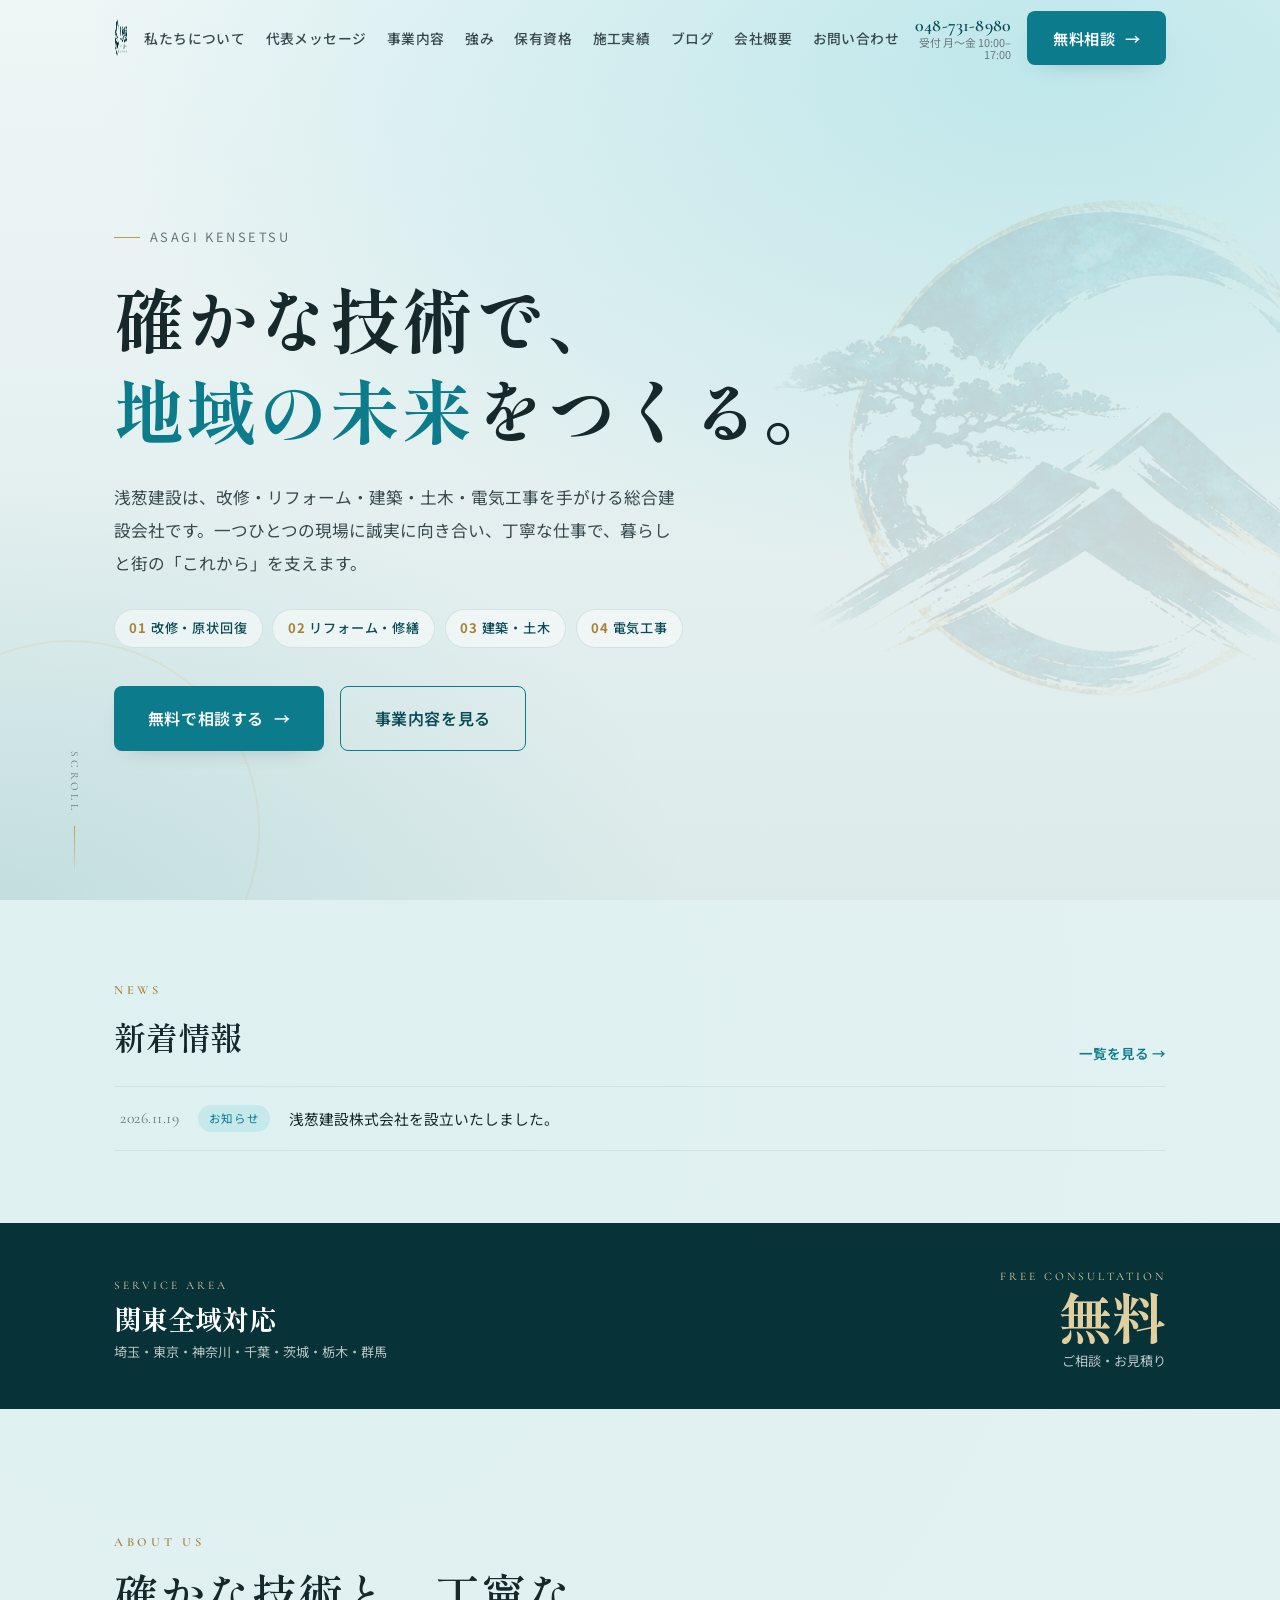
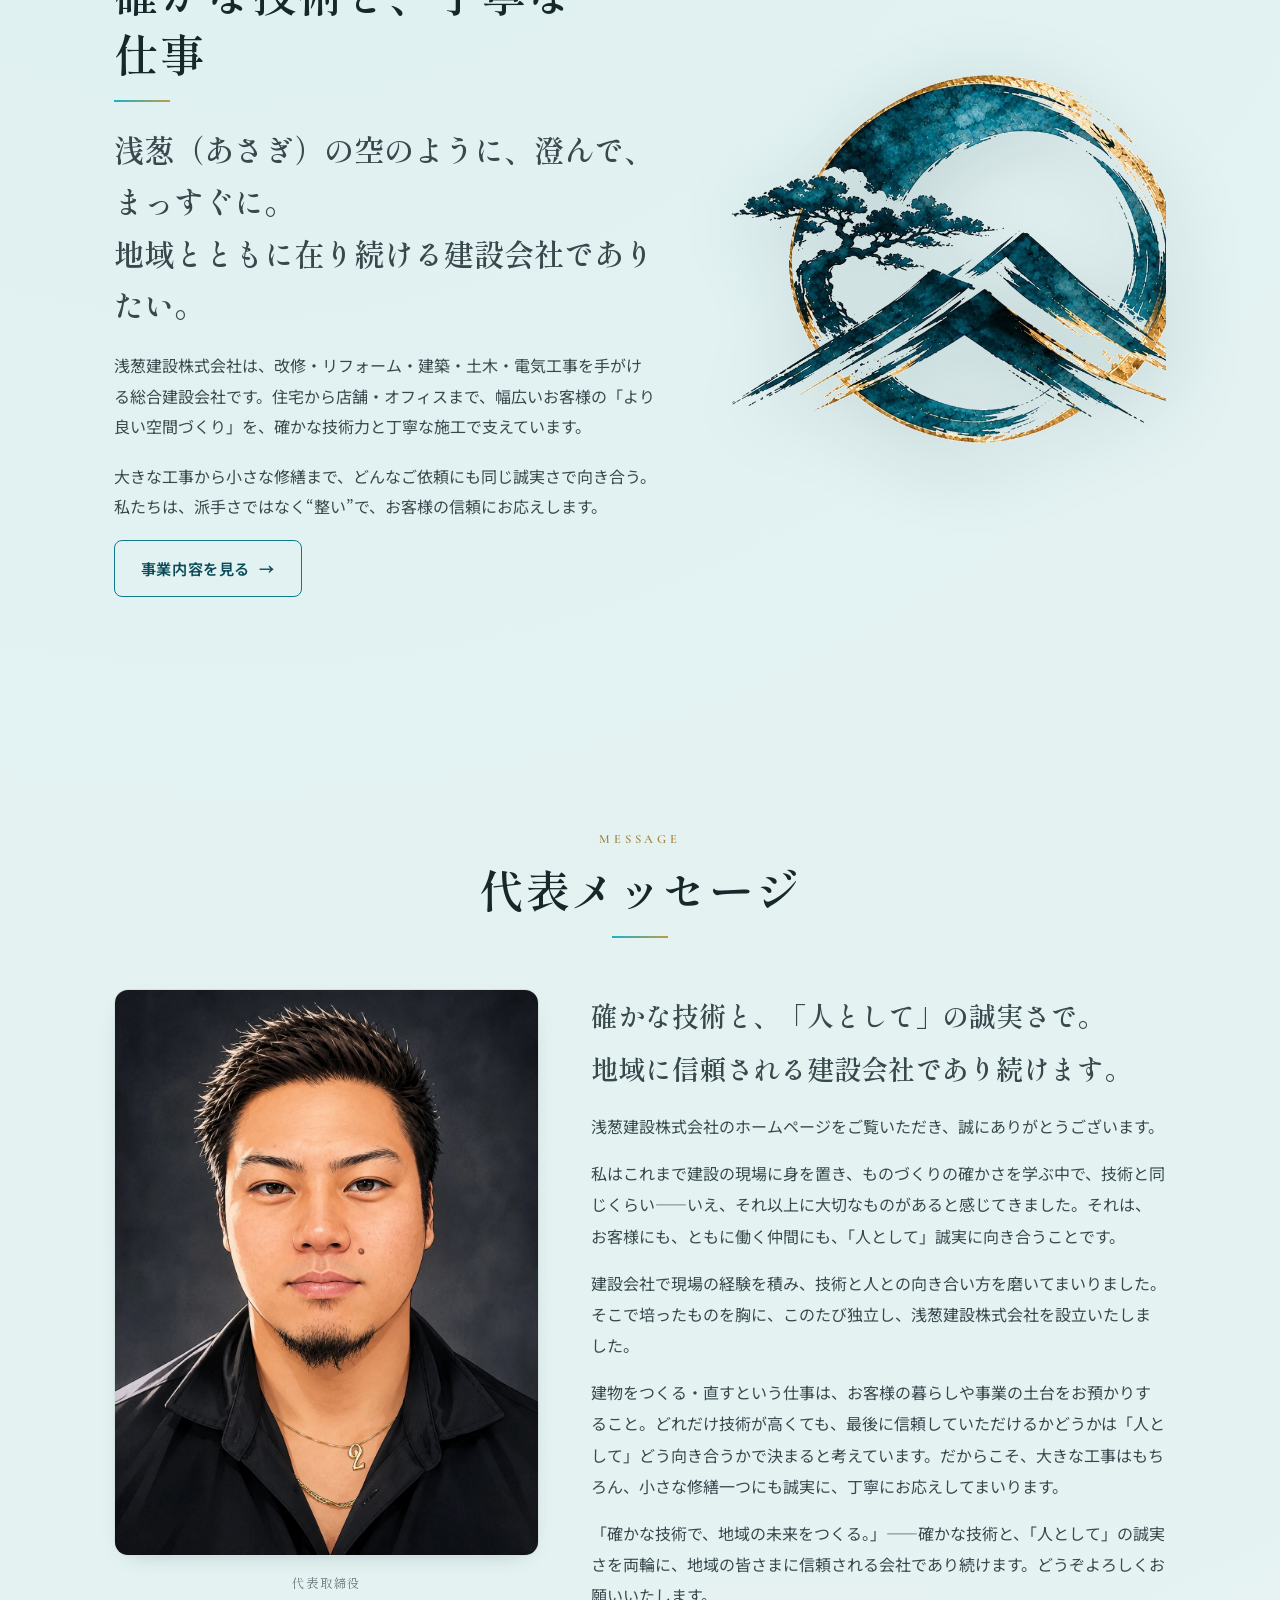
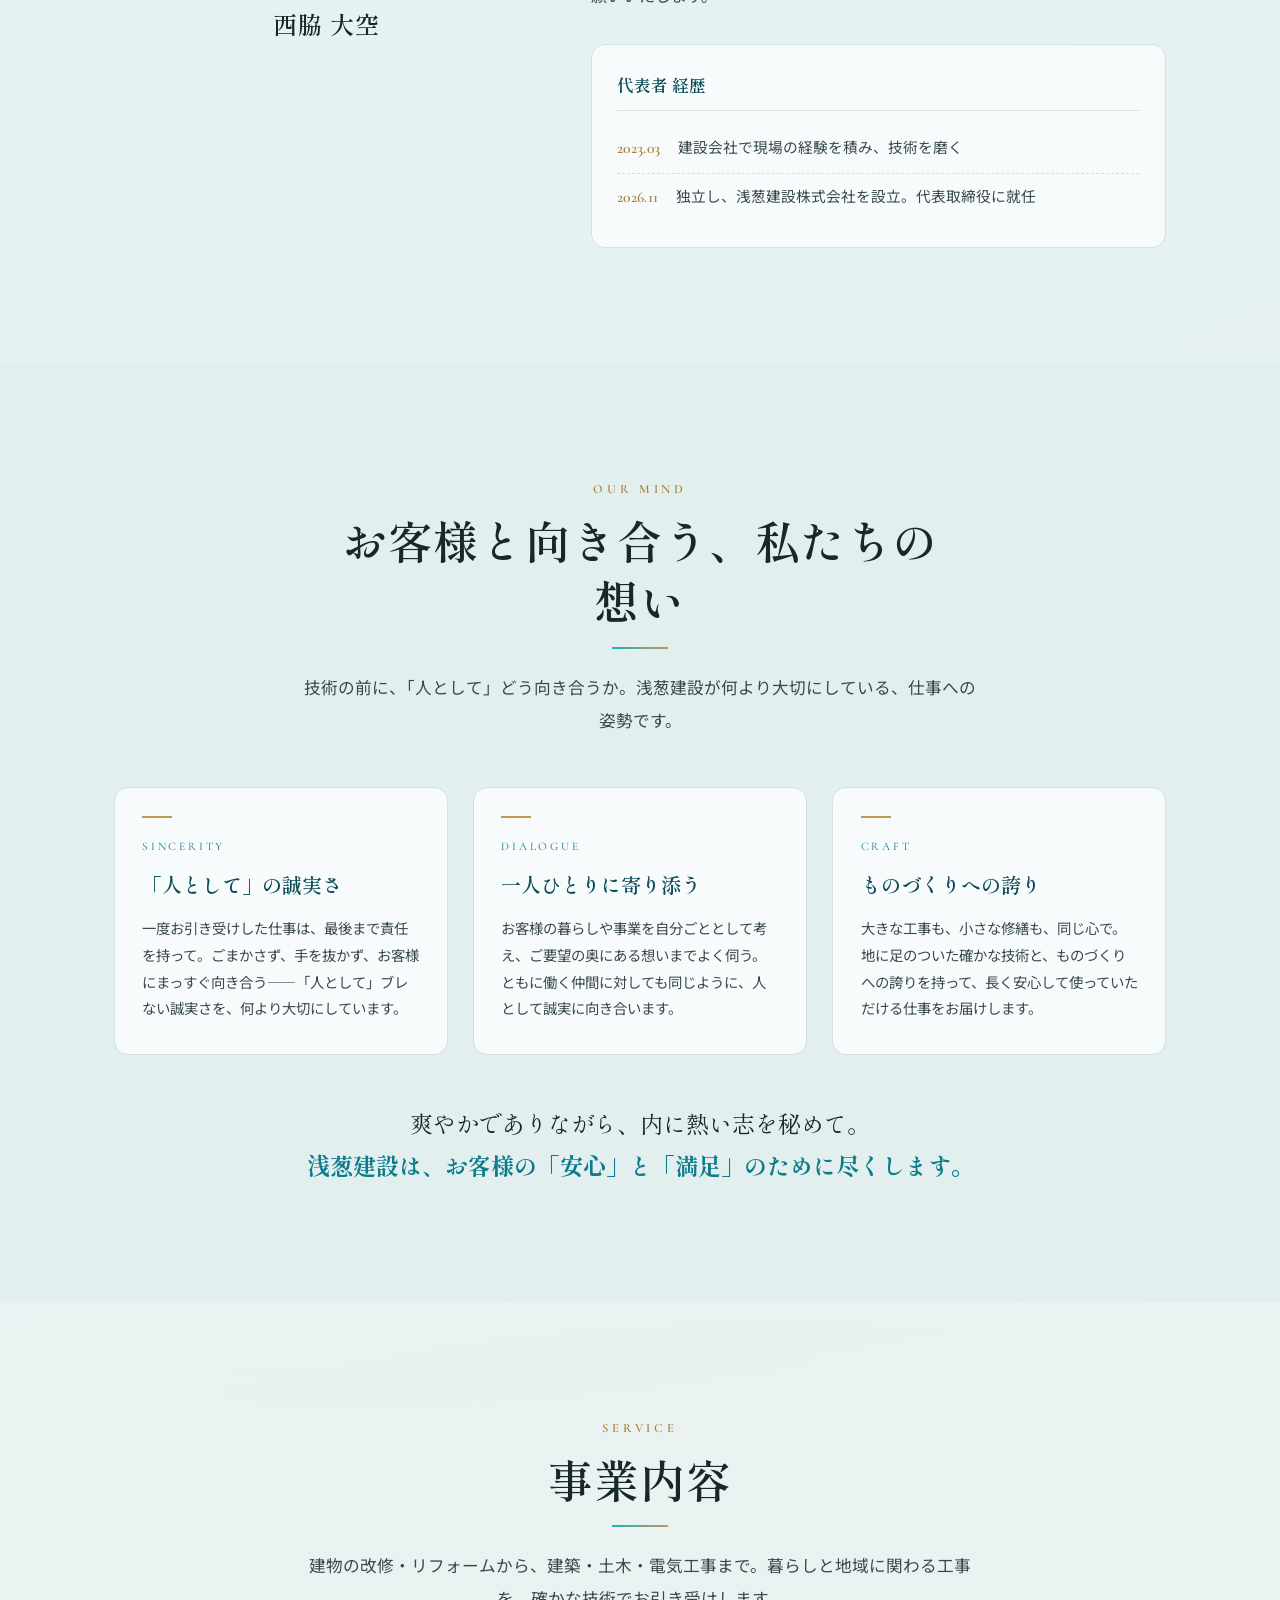
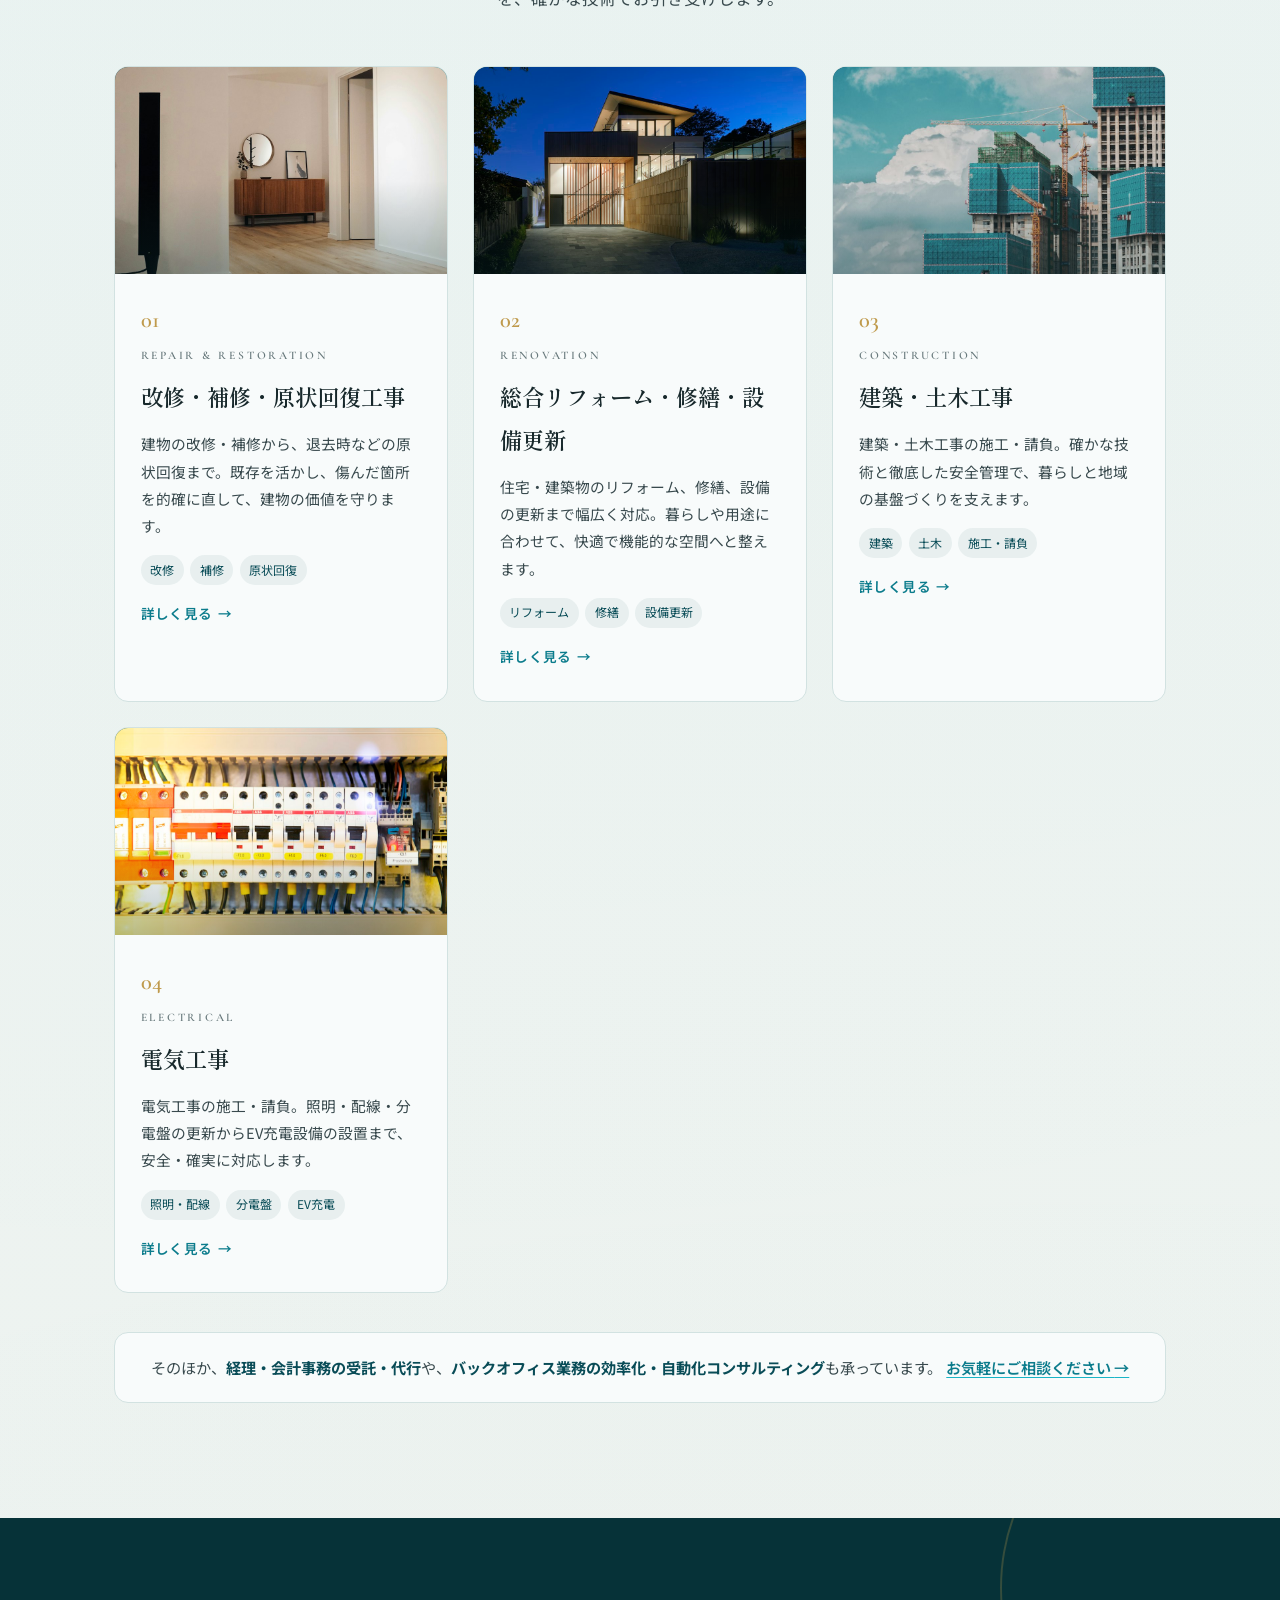
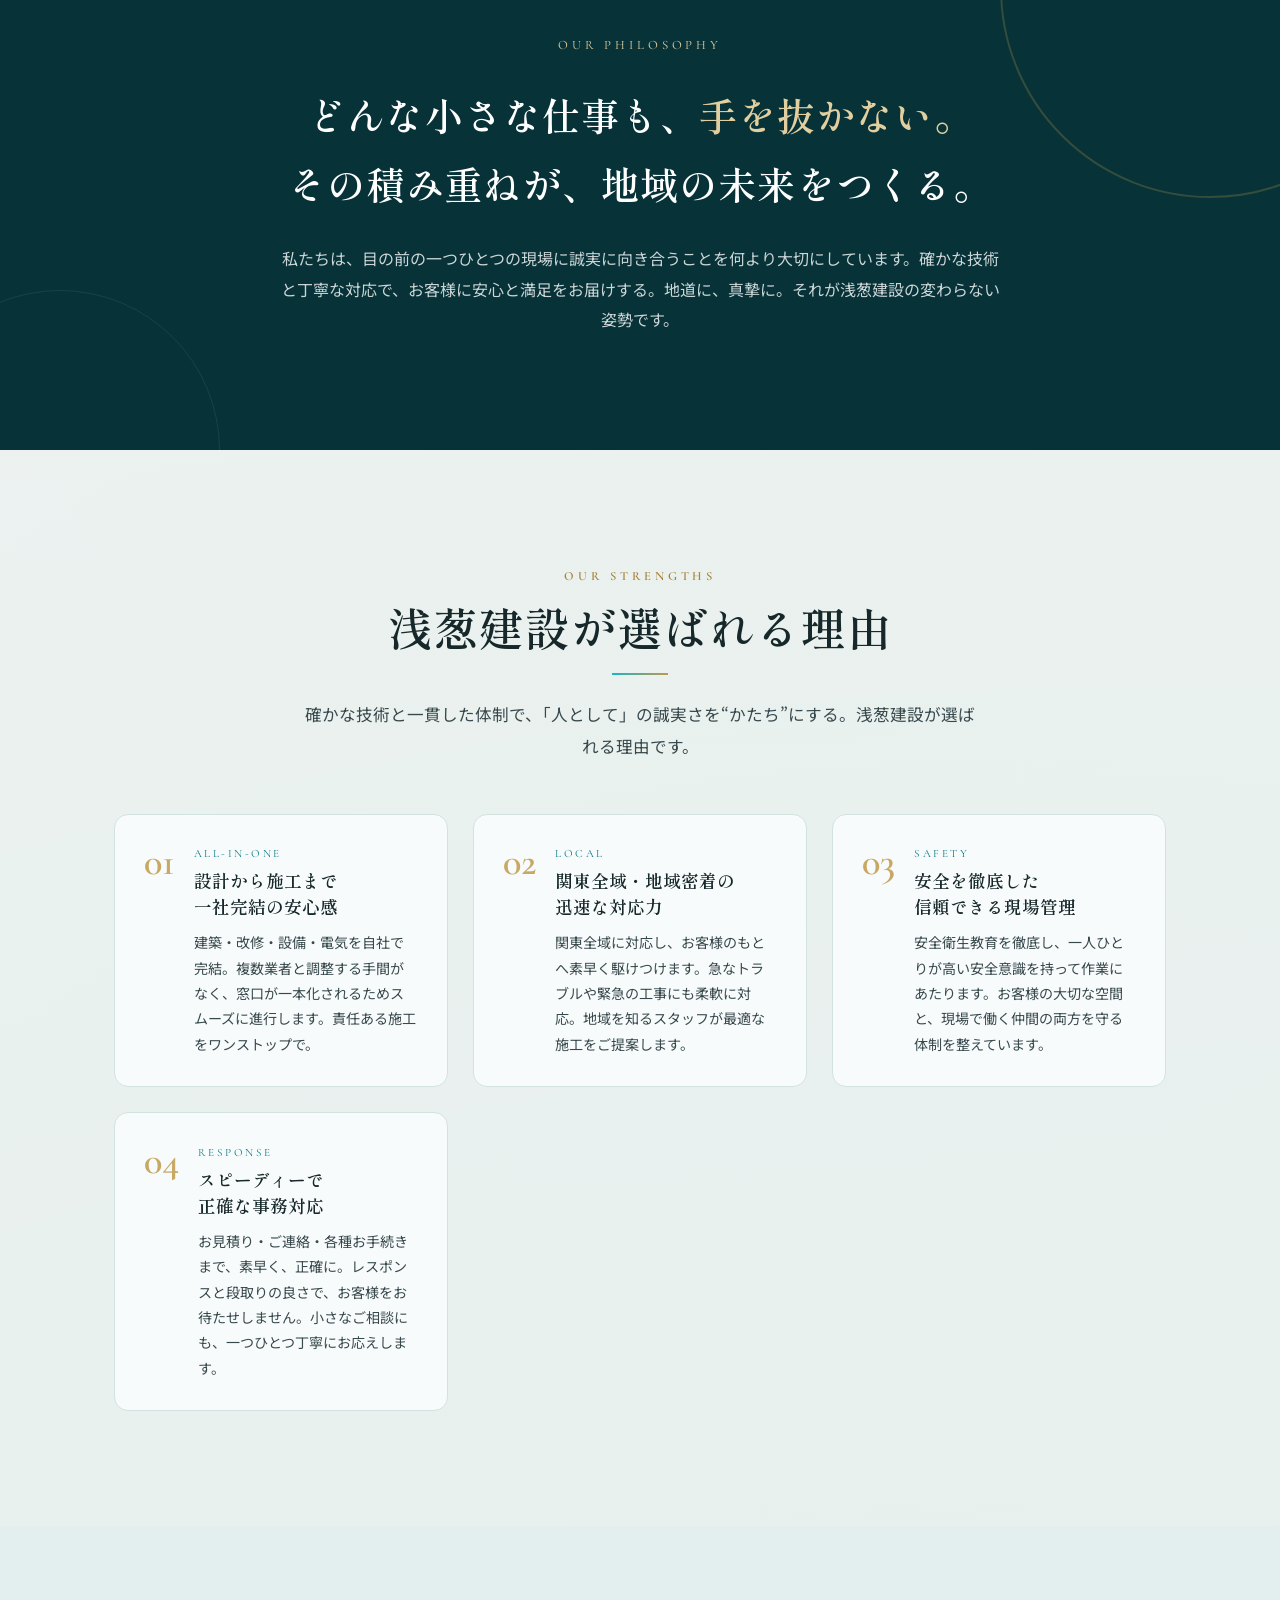
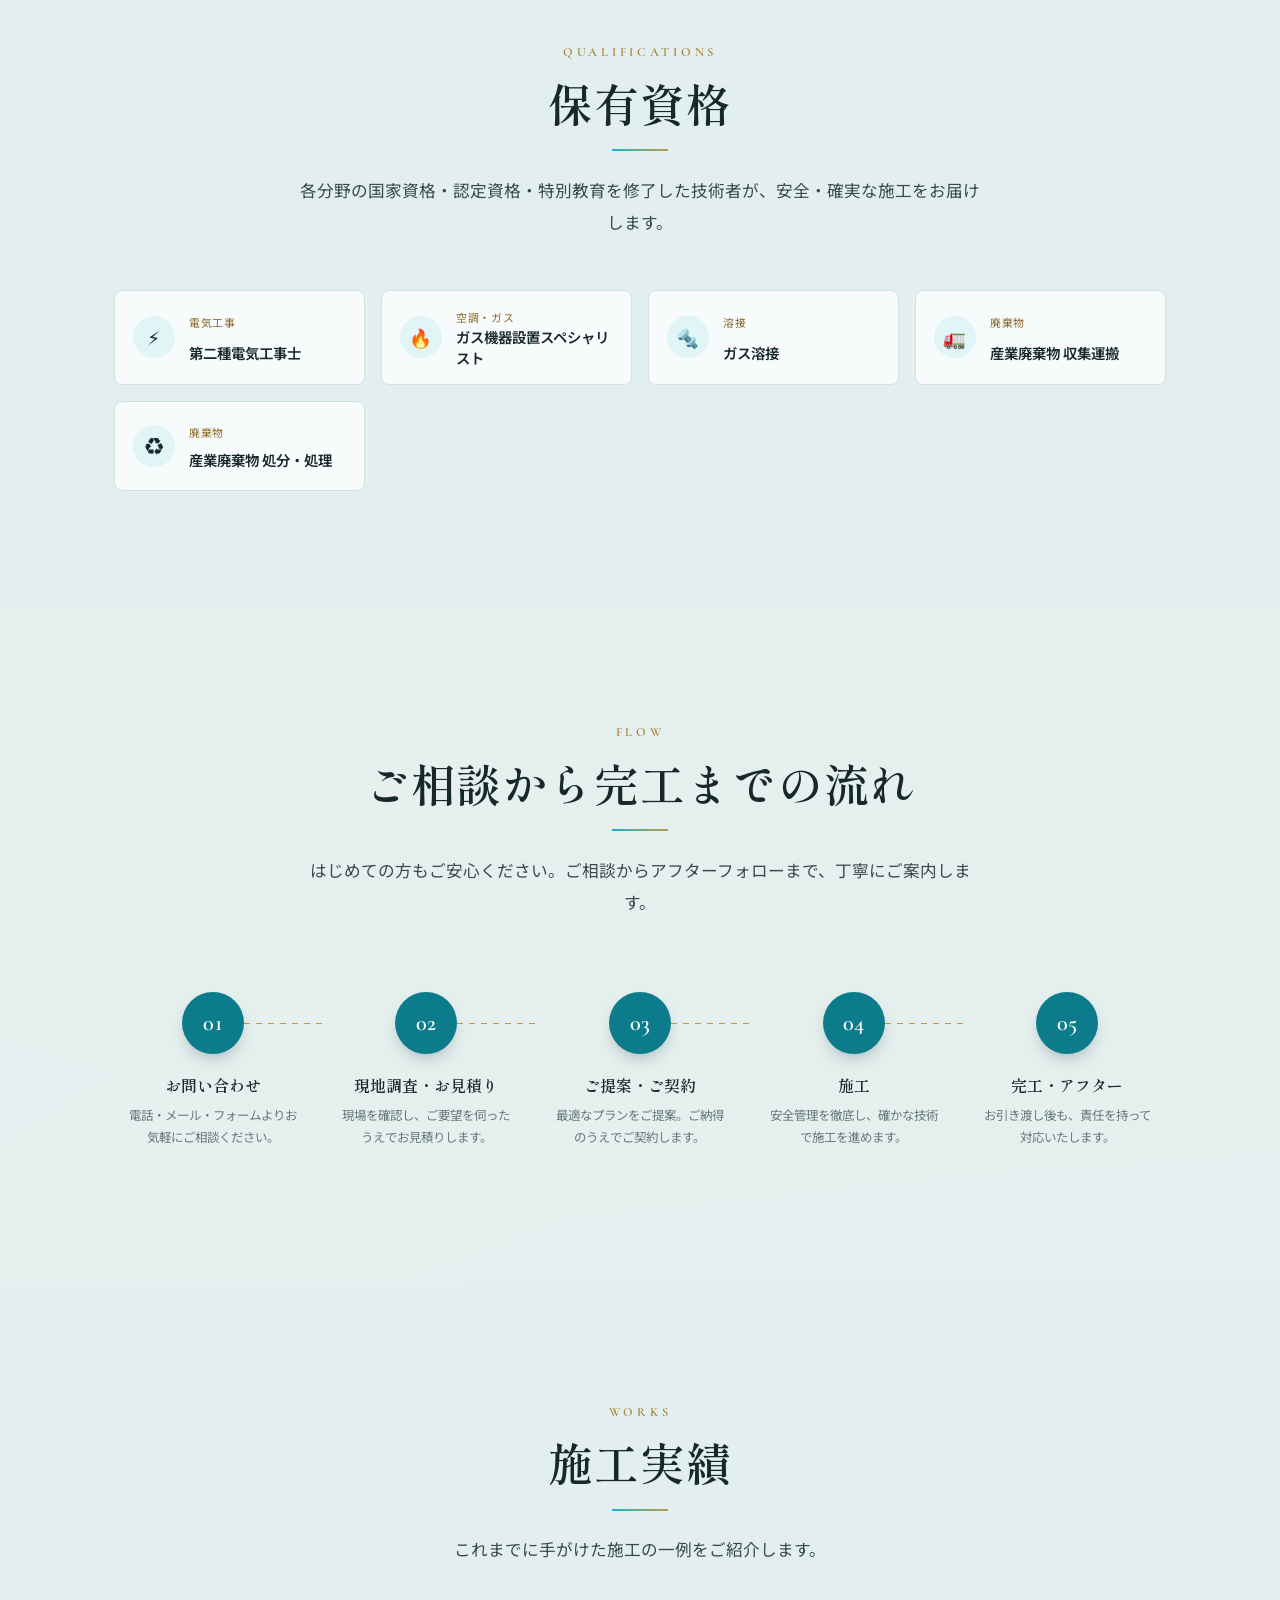
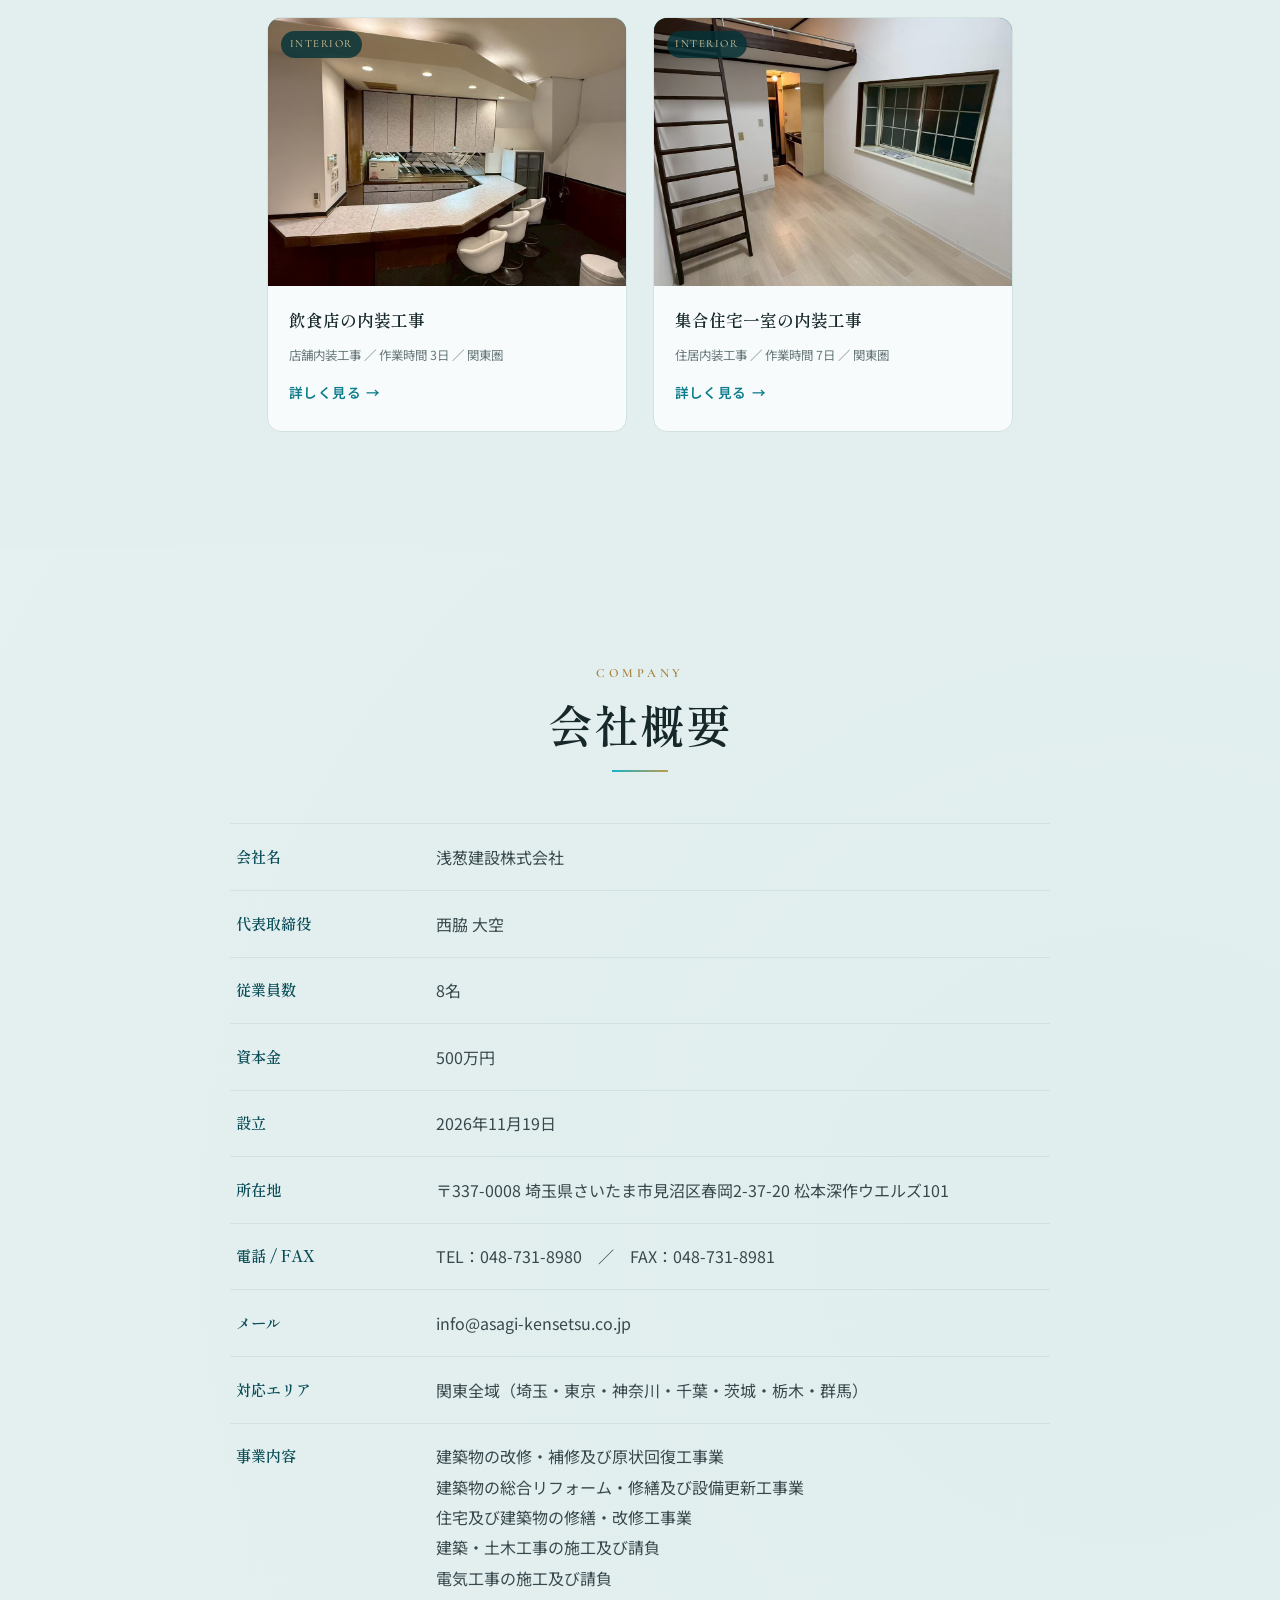
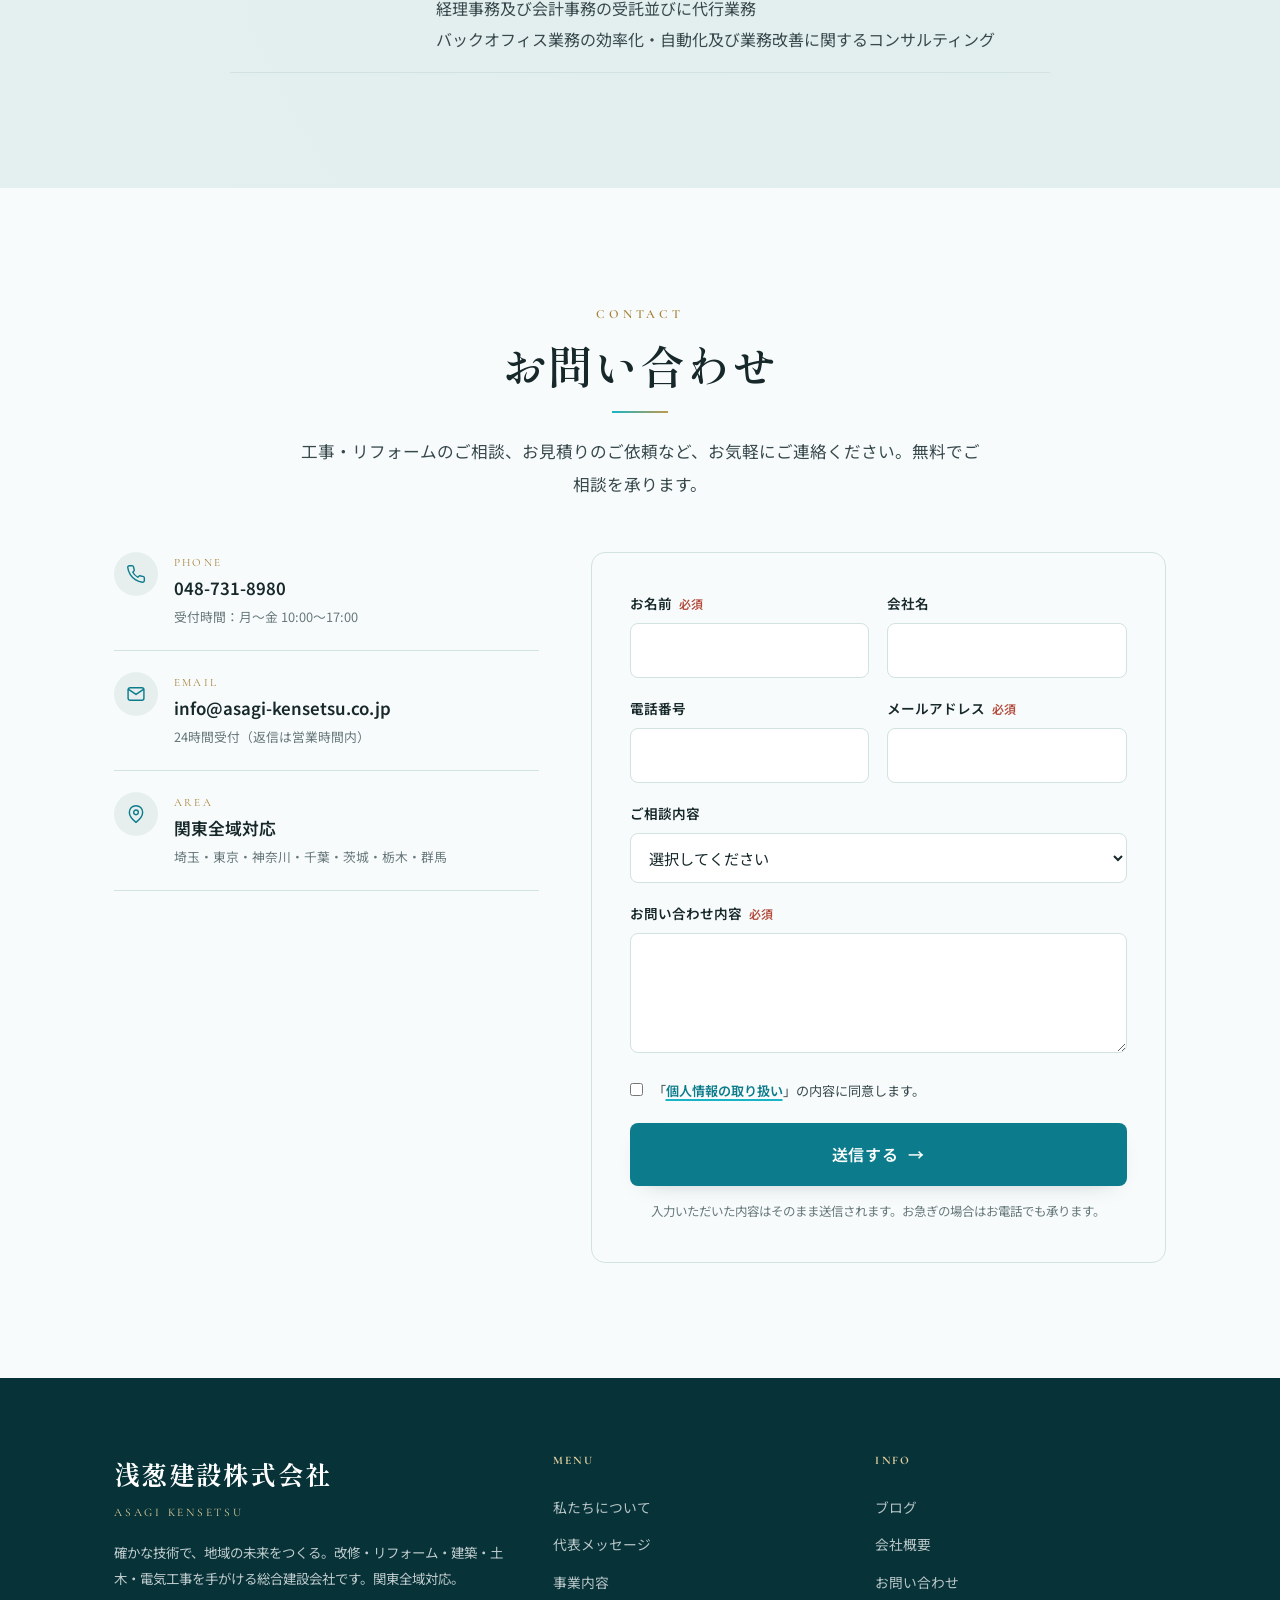
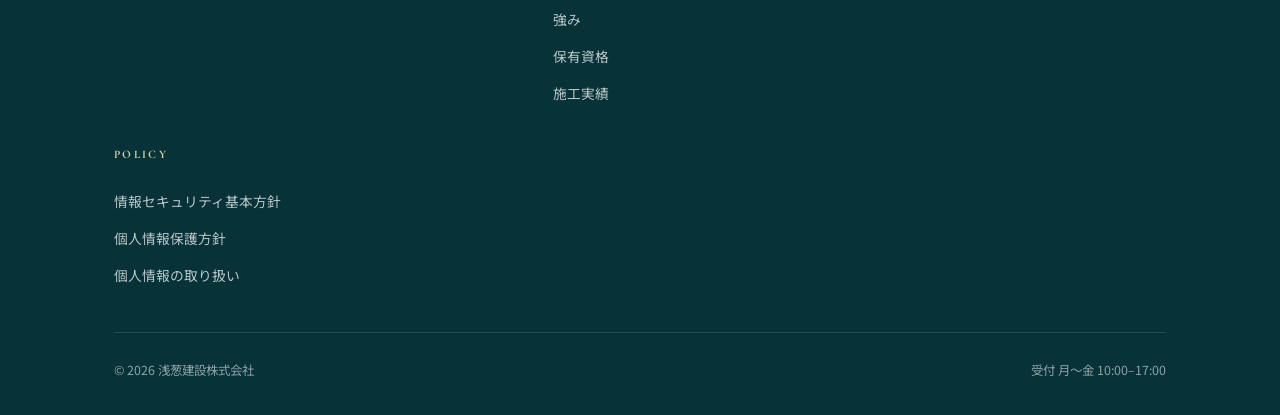
<file: index.html>
<!doctype html>
<html lang="ja">
<head>
<meta charset="utf-8">
<meta name="viewport" content="width=device-width, initial-scale=1">
<script>document.documentElement.className += " js";</script>
<title>浅葱建設株式会社 | 確かな技術で、地域の未来をつくる。</title>
<meta name="description" content="浅葱建設株式会社は、改修・リフォーム・建築・土木・電気工事を手がける総合建設会社です。関東全域対応。確かな技術と丁寧な仕事で、地域の暮らしと未来を支えます。">
<meta property="og:title" content="浅葱建設株式会社">
<meta property="og:description" content="確かな技術で、地域の未来をつくる。関東全域対応の総合建設会社。">
<meta property="og:type" content="website">
<meta property="og:url" content="https://asagi-kensetsu.co.jp/">
<meta property="og:site_name" content="浅葱建設株式会社">
<meta property="og:image" content="https://asagi-kensetsu.co.jp/assets/logo-full.jpg">
<meta property="og:locale" content="ja_JP">
<meta name="geo.region" content="JP-11">
<meta name="geo.placename" content="さいたま市見沼区">
<link rel="canonical" href="https://asagi-kensetsu.co.jp/">
<link rel="icon" href="assets/logo-mark.jpg">
<link rel="preconnect" href="https://fonts.googleapis.com">
<link rel="preconnect" href="https://fonts.gstatic.com" crossorigin>
<link href="https://fonts.googleapis.com/css2?family=Shippori+Mincho:wght@500;600;700&family=Noto+Sans+JP:wght@400;500;700&family=Cormorant+Garamond:wght@500;600&display=swap" rel="stylesheet">
<link rel="stylesheet" href="css/style.css?v=20261127b">
<script type="application/ld+json">
{
  "@context": "https://schema.org",
  "@type": "GeneralContractor",
  "name": "浅葱建設株式会社",
  "alternateName": "ASAGI KENSETSU CO., LTD.",
  "url": "https://asagi-kensetsu.co.jp/",
  "image": "https://asagi-kensetsu.co.jp/assets/logo-full.jpg",
  "logo": "https://asagi-kensetsu.co.jp/assets/logo-full.jpg",
  "telephone": "+81-48-731-8980",
  "faxNumber": "+81-48-731-8981",
  "email": "info@asagi-kensetsu.co.jp",
  "foundingDate": "2026-11-19",
  "slogan": "確かな技術で、地域の未来をつくる。",
  "description": "浅葱建設株式会社は、改修・リフォーム・建築・土木・電気工事を手がける総合建設会社です。関東全域対応。",
  "address": {
    "@type": "PostalAddress",
    "postalCode": "337-0008",
    "addressRegion": "埼玉県",
    "addressLocality": "さいたま市見沼区",
    "streetAddress": "春岡2-37-20 松本深作ウエルズ101",
    "addressCountry": "JP"
  },
  "areaServed": ["埼玉県", "東京都", "神奈川県", "千葉県", "茨城県", "栃木県", "群馬県"],
  "openingHoursSpecification": {
    "@type": "OpeningHoursSpecification",
    "dayOfWeek": ["Monday", "Tuesday", "Wednesday", "Thursday", "Friday"],
    "opens": "10:00",
    "closes": "17:00"
  },
  "knowsAbout": ["内装工事", "リフォーム", "改修・補修工事", "原状回復工事", "建築工事", "土木工事", "電気工事", "設備更新"]
}
</script>
</head>
<body>

<!-- ============ HEADER ============ -->
<header class="header" id="header">
  <div class="container">
    <a class="brand" href="#top" aria-label="浅葱建設株式会社 トップへ">
      <img src="assets/logo-horizontal.png" alt="浅葱建設株式会社">
    </a>
    <nav class="nav" aria-label="メインナビゲーション">
      <a href="#about">私たちについて</a>
      <a href="#message">代表メッセージ</a>
      <a href="#services">事業内容</a>
      <a href="#strengths">強み</a>
      <a href="#qualifications">保有資格</a>
      <a href="#works">施工実績</a>
      <a href="blog.html">ブログ</a>
      <a href="#company">会社概要</a>
      <a href="#contact">お問い合わせ</a>
    </nav>
    <div class="header-cta">
      <!-- TODO: 実際の電話番号に差し替え -->
      <a class="tel-link" href="tel:0487318980" data-todo="tel">
        <span class="num">048-731-8980</span>
        <span class="lbl">受付 月〜金 10:00–17:00</span>
      </a>
      <a class="btn btn--primary" href="#contact">無料相談 <span class="arw">→</span></a>
      <button class="nav-toggle" id="navToggle" aria-label="メニューを開く" aria-expanded="false" aria-controls="drawer">
        <span></span><span></span><span></span>
      </button>
    </div>
  </div>
</header>

<!-- mobile drawer -->
<div class="drawer" id="drawer">
  <a href="#about">私たちについて <span class="en">About</span></a>
  <a href="#message">代表メッセージ <span class="en">Message</span></a>
  <a href="#services">事業内容 <span class="en">Service</span></a>
  <a href="#strengths">強み <span class="en">Strengths</span></a>
  <a href="#qualifications">保有資格 <span class="en">Qualifications</span></a>
  <a href="#flow">施工の流れ <span class="en">Flow</span></a>
  <a href="#works">施工実績 <span class="en">Works</span></a>
  <a href="blog.html">ブログ <span class="en">Blog</span></a>
  <a href="#company">会社概要 <span class="en">Company</span></a>
  <a href="#contact">お問い合わせ <span class="en">Contact</span></a>
  <div class="drawer-foot">
    <span class="num">048-731-8980</span>
    <a class="btn btn--gold" href="#contact">無料で相談する →</a>
  </div>
</div>

<main id="top">

<!-- ============ HERO ============ -->
<section class="hero" id="hero">
  <img class="hero__mark" src="assets/logo-emblem.png" alt="" aria-hidden="true">
  <span class="hero__enso" aria-hidden="true"></span>
  <div class="container">
    <div class="hero__inner">
      <p class="hero__loc">ASAGI KENSETSU</p>
      <h1 class="hero__title">確かな技術で、<br><span class="accent">地域の未来</span>をつくる。</h1>
      <p class="hero__sub">浅葱建設は、改修・リフォーム・建築・土木・電気工事を手がける総合建設会社です。一つひとつの現場に誠実に向き合い、丁寧な仕事で、暮らしと街の「これから」を支えます。</p>
      <div class="hero__pills">
        <span class="pill"><b>01</b>改修・原状回復</span>
        <span class="pill"><b>02</b>リフォーム・修繕</span>
        <span class="pill"><b>03</b>建築・土木</span>
        <span class="pill"><b>04</b>電気工事</span>
      </div>
      <div class="hero__cta">
        <a class="btn btn--primary btn--lg" href="#contact">無料で相談する <span class="arw">→</span></a>
        <a class="btn btn--ghost btn--lg" href="#services">事業内容を見る</a>
      </div>
    </div>
  </div>
  <span class="scroll-cue" aria-hidden="true">SCROLL</span>
</section>

<!-- ============ NEWS（新着情報：一目でわかるように） ============ -->
<section class="section news" id="news" aria-label="新着情報">
  <div class="container">
    <div class="news__head">
      <div><span class="eyebrow">News</span><h2 class="news__title">新着情報</h2></div>
      <a class="news__all" href="blog.html">一覧を見る <span class="arw">→</span></a>
    </div>
    <ul class="news__list">
      <li class="news__item">
        <a href="blog-post.html?id=1">
          <time datetime="2026-11-19">2026.11.19</time>
          <span class="news__cat cat--info">お知らせ</span>
          <span class="news__txt">浅葱建設株式会社を設立いたしました。</span>
        </a>
      </li>
    </ul>
  </div>
</section>

<!-- ============ AREA + SATISFACTION band ============ -->
<section class="areaband" aria-label="対応エリア・無料相談">
  <div class="container areaband__inner">
    <div class="areaband__area">
      <span class="areaband__en">Service Area</span>
      <p class="areaband__main">関東全域対応</p>
      <p class="areaband__pref">埼玉・東京・神奈川・千葉・茨城・栃木・群馬</p>
    </div>
    <div class="areaband__sat">
      <span class="areaband__en">Free Consultation</span>
      <p class="areaband__num">無料</p>
      <p class="areaband__pref">ご相談・お見積り</p>
    </div>
  </div>
</section>

<!-- ============ ABOUT ============ -->
<section class="section" id="about">
  <div class="container">
    <div class="about__wrap">
      <div class="about__body reveal">
        <span class="eyebrow">About Us</span>
        <h2 class="sec-title">確かな技術と、丁寧な仕事</h2>
        <hr class="sec-rule">
        <p class="about__quote">浅葱（あさぎ）の空のように、澄んで、まっすぐに。<br>地域とともに在り続ける建設会社でありたい。</p>
        <p>浅葱建設株式会社は、改修・リフォーム・建築・土木・電気工事を手がける総合建設会社です。住宅から店舗・オフィスまで、幅広いお客様の「より良い空間づくり」を、確かな技術力と丁寧な施工で支えています。</p>
        <p>大きな工事から小さな修繕まで、どんなご依頼にも同じ誠実さで向き合う。私たちは、派手さではなく“整い”で、お客様の信頼にお応えします。</p>
        <a class="btn btn--ghost" href="#services">事業内容を見る <span class="arw">→</span></a>
      </div>
      <div class="about__visual reveal" data-delay="2">
        <img src="assets/logo-emblem.png" alt="浅葱建設のシンボルマーク" loading="lazy">
      </div>
    </div>
  </div>
</section>

<!-- ============ MESSAGE（代表メッセージ） ============ -->
<section class="section" id="message">
  <div class="container">
    <div class="sec-head sec-head--center reveal">
      <span class="eyebrow">Message</span>
      <h2 class="sec-title">代表メッセージ</h2>
      <hr class="sec-rule">
    </div>
    <div class="message__wrap">
      <div class="message__photo reveal">
        <div class="message__ph">
          <!-- TODO: 代表写真を assets/president.jpg として配置すると自動で表示されます -->
          <img src="assets/president.jpg" alt="代表取締役 西脇 大空" loading="lazy" onerror="this.parentNode.classList.add('message__ph--empty');this.remove();">
          <span class="message__phtext">代表写真<br><small>（準備中）</small></span>
        </div>
        <p class="message__name"><small>代表取締役</small>西脇 大空</p>
      </div>
      <div class="message__body reveal" data-delay="1">
        <p class="message__lead">確かな技術と、「人として」の誠実さで。<br>地域に信頼される建設会社であり続けます。</p>
        <p>浅葱建設株式会社のホームページをご覧いただき、誠にありがとうございます。</p>
        <p>私はこれまで建設の現場に身を置き、ものづくりの確かさを学ぶ中で、技術と同じくらい——いえ、それ以上に大切なものがあると感じてきました。それは、お客様にも、ともに働く仲間にも、「人として」誠実に向き合うことです。</p>
        <p>建設会社で現場の経験を積み、技術と人との向き合い方を磨いてまいりました。そこで培ったものを胸に、このたび独立し、浅葱建設株式会社を設立いたしました。</p>
        <p>建物をつくる・直すという仕事は、お客様の暮らしや事業の土台をお預かりすること。どれだけ技術が高くても、最後に信頼していただけるかどうかは「人として」どう向き合うかで決まると考えています。だからこそ、大きな工事はもちろん、小さな修繕一つにも誠実に、丁寧にお応えしてまいります。</p>
        <p>「確かな技術で、地域の未来をつくる。」——確かな技術と、「人として」の誠実さを両輪に、地域の皆さまに信頼される会社であり続けます。どうぞよろしくお願いいたします。</p>
        <div class="message__career">
          <h3 class="message__careerttl">代表者 経歴</h3>
          <ul class="career">
            <li><span class="career__date">2023.03</span><span class="career__txt">建設会社で現場の経験を積み、技術を磨く</span></li>
            <li><span class="career__date">2026.11</span><span class="career__txt">独立し、浅葱建設株式会社を設立。代表取締役に就任</span></li>
          </ul>
        </div>
      </div>
    </div>
  </div>
</section>

<!-- ============ OUR MIND（お客様への姿勢） ============ -->
<section class="section section--alt" id="mind">
  <div class="container">
    <div class="sec-head sec-head--center reveal">
      <span class="eyebrow">Our Mind</span>
      <h2 class="sec-title">お客様と向き合う、私たちの想い</h2>
      <hr class="sec-rule">
      <p class="lead">技術の前に、「人として」どう向き合うか。浅葱建設が何より大切にしている、仕事への姿勢です。</p>
    </div>
    <div class="origin__grid">
      <article class="origin__card reveal">
        <span class="origin__en">Sincerity</span>
        <h3 class="origin__title">「人として」の誠実さ</h3>
        <p class="origin__desc">一度お引き受けした仕事は、最後まで責任を持って。ごまかさず、手を抜かず、お客様にまっすぐ向き合う——「人として」ブレない誠実さを、何より大切にしています。</p>
      </article>
      <article class="origin__card reveal" data-delay="1">
        <span class="origin__en">Dialogue</span>
        <h3 class="origin__title">一人ひとりに寄り添う</h3>
        <p class="origin__desc">お客様の暮らしや事業を自分ごととして考え、ご要望の奥にある想いまでよく伺う。ともに働く仲間に対しても同じように、人として誠実に向き合います。</p>
      </article>
      <article class="origin__card reveal" data-delay="2">
        <span class="origin__en">Craft</span>
        <h3 class="origin__title">ものづくりへの誇り</h3>
        <p class="origin__desc">大きな工事も、小さな修繕も、同じ心で。地に足のついた確かな技術と、ものづくりへの誇りを持って、長く安心して使っていただける仕事をお届けします。</p>
      </article>
    </div>
    <p class="origin__foot reveal">爽やかでありながら、内に熱い志を秘めて。<br><b>浅葱建設は、お客様の「安心」と「満足」のために尽くします。</b></p>
  </div>
</section>

<!-- ============ SERVICES ============ -->
<section class="section" id="services">
  <div class="container">
    <div class="sec-head sec-head--center reveal">
      <span class="eyebrow">Service</span>
      <h2 class="sec-title">事業内容</h2>
      <hr class="sec-rule">
      <p class="lead">建物の改修・リフォームから、建築・土木・電気工事まで。暮らしと地域に関わる工事を、確かな技術でお引き受けします。</p>
    </div>
    <!-- TODO: 写真は自社の施工写真に差し替え推奨（現在はサンプル画像） -->
    <div class="cards">
      <article class="card reveal">
        <div class="card__media"><img src="assets/photos/p-reno-house.jpg" alt="改修・補修・原状回復工事" loading="lazy" onerror="this.style.display='none'"></div>
        <div class="card__pad">
          <div class="card__no">01<span class="card__en">Repair &amp; Restoration</span></div>
          <h3 class="card__title">改修・補修・原状回復工事</h3>
          <p class="card__desc">建物の改修・補修から、退去時などの原状回復まで。既存を活かし、傷んだ箇所を的確に直して、建物の価値を守ります。</p>
          <ul class="card__list"><li>改修</li><li>補修</li><li>原状回復</li></ul>
          <a class="card__more" href="service.html?id=repair">詳しく見る <span class="arw">→</span></a>
        </div>
      </article>
      <article class="card reveal" data-delay="1">
        <div class="card__media"><img src="assets/photos/p-reno.jpg" alt="総合リフォーム・修繕・設備更新" loading="lazy" onerror="this.style.display='none'"></div>
        <div class="card__pad">
          <div class="card__no">02<span class="card__en">Renovation</span></div>
          <h3 class="card__title">総合リフォーム・修繕・設備更新</h3>
          <p class="card__desc">住宅・建築物のリフォーム、修繕、設備の更新まで幅広く対応。暮らしや用途に合わせて、快適で機能的な空間へと整えます。</p>
          <ul class="card__list"><li>リフォーム</li><li>修繕</li><li>設備更新</li></ul>
          <a class="card__more" href="service.html?id=renovation">詳しく見る <span class="arw">→</span></a>
        </div>
      </article>
      <article class="card reveal" data-delay="2">
        <div class="card__media"><img src="assets/photos/p-building.jpg" alt="建築・土木工事の現場" loading="lazy" onerror="this.style.display='none'"></div>
        <div class="card__pad">
          <div class="card__no">03<span class="card__en">Construction</span></div>
          <h3 class="card__title">建築・土木工事</h3>
          <p class="card__desc">建築・土木工事の施工・請負。確かな技術と徹底した安全管理で、暮らしと地域の基盤づくりを支えます。</p>
          <ul class="card__list"><li>建築</li><li>土木</li><li>施工・請負</li></ul>
          <a class="card__more" href="service.html?id=construction">詳しく見る <span class="arw">→</span></a>
        </div>
      </article>
      <article class="card reveal" data-delay="3">
        <div class="card__media"><img src="assets/photos/p-electrical.jpg" alt="電気工事" loading="lazy" onerror="this.style.display='none'"></div>
        <div class="card__pad">
          <div class="card__no">04<span class="card__en">Electrical</span></div>
          <h3 class="card__title">電気工事</h3>
          <p class="card__desc">電気工事の施工・請負。照明・配線・分電盤の更新からEV充電設備の設置まで、安全・確実に対応します。</p>
          <ul class="card__list"><li>照明・配線</li><li>分電盤</li><li>EV充電</li></ul>
          <a class="card__more" href="service.html?id=electrical">詳しく見る <span class="arw">→</span></a>
        </div>
      </article>
    </div>
    <p class="services__note reveal">そのほか、<b>経理・会計事務の受託・代行</b>や、<b>バックオフィス業務の効率化・自動化コンサルティング</b>も承っています。<a href="#contact">お気軽にご相談ください <span class="arw">→</span></a></p>
  </div>
</section>

<!-- ============ PHILOSOPHY ============ -->
<section class="section philosophy section--ink">
  <span class="philosophy__ring" aria-hidden="true"></span>
  <span class="philosophy__ring2" aria-hidden="true"></span>
  <div class="container">
    <p class="philosophy__en">OUR PHILOSOPHY</p>
    <p class="philosophy__quote">どんな小さな仕事も、<span class="q">手を抜かない。</span><br>その積み重ねが、地域の未来をつくる。</p>
    <p class="philosophy__body">私たちは、目の前の一つひとつの現場に誠実に向き合うことを何より大切にしています。確かな技術と丁寧な対応で、お客様に安心と満足をお届けする。地道に、真摯に。それが浅葱建設の変わらない姿勢です。</p>
  </div>
</section>

<!-- ============ STRENGTHS ============ -->
<section class="section" id="strengths">
  <div class="container">
    <div class="sec-head sec-head--center reveal">
      <span class="eyebrow">Our Strengths</span>
      <h2 class="sec-title">浅葱建設が選ばれる理由</h2>
      <hr class="sec-rule">
      <p class="lead">確かな技術と一貫した体制で、「人として」の誠実さを“かたち”にする。浅葱建設が選ばれる理由です。</p>
    </div>
    <div class="strengths__grid">
      <div class="strength reveal">
        <div class="strength__no">01</div>
        <div>
          <p class="strength__en">All-in-One</p>
          <h3 class="strength__title">設計から施工まで<br>一社完結の安心感</h3>
          <p class="strength__desc">建築・改修・設備・電気を自社で完結。複数業者と調整する手間がなく、窓口が一本化されるためスムーズに進行します。責任ある施工をワンストップで。</p>
        </div>
      </div>
      <div class="strength reveal" data-delay="1">
        <div class="strength__no">02</div>
        <div>
          <p class="strength__en">Local</p>
          <h3 class="strength__title">関東全域・地域密着の<br>迅速な対応力</h3>
          <p class="strength__desc">関東全域に対応し、お客様のもとへ素早く駆けつけます。急なトラブルや緊急の工事にも柔軟に対応。地域を知るスタッフが最適な施工をご提案します。</p>
        </div>
      </div>
      <div class="strength reveal" data-delay="2">
        <div class="strength__no">03</div>
        <div>
          <p class="strength__en">Safety</p>
          <h3 class="strength__title">安全を徹底した<br>信頼できる現場管理</h3>
          <p class="strength__desc">安全衛生教育を徹底し、一人ひとりが高い安全意識を持って作業にあたります。お客様の大切な空間と、現場で働く仲間の両方を守る体制を整えています。</p>
        </div>
      </div>
      <div class="strength reveal" data-delay="3">
        <div class="strength__no">04</div>
        <div>
          <p class="strength__en">Response</p>
          <h3 class="strength__title">スピーディーで<br>正確な事務対応</h3>
          <p class="strength__desc">お見積り・ご連絡・各種お手続きまで、素早く、正確に。レスポンスと段取りの良さで、お客様をお待たせしません。小さなご相談にも、一つひとつ丁寧にお応えします。</p>
        </div>
      </div>
    </div>
  </div>
</section>

<!-- ============ QUALIFICATIONS（保有資格） ============ -->
<section class="section section--alt" id="qualifications">
  <div class="container">
    <div class="sec-head sec-head--center reveal">
      <span class="eyebrow">Qualifications</span>
      <h2 class="sec-title">保有資格</h2>
      <hr class="sec-rule">
      <p class="lead">各分野の国家資格・認定資格・特別教育を修了した技術者が、安全・確実な施工をお届けします。</p>
    </div>
    <!-- TODO: 実際に保有する資格に合わせて追加・修正 -->
    <div class="qual__grid">
      <div class="qual reveal"><span class="qual__ic" aria-hidden="true">⚡</span><span class="qual__cat">電気工事</span><span class="qual__name">第二種電気工事士</span></div>
      <div class="qual reveal" data-delay="1"><span class="qual__ic" aria-hidden="true">🔥</span><span class="qual__cat">空調・ガス</span><span class="qual__name">ガス機器設置スペシャリスト</span></div>
      <div class="qual reveal" data-delay="2"><span class="qual__ic" aria-hidden="true">🔩</span><span class="qual__cat">溶接</span><span class="qual__name">ガス溶接</span></div>
      <div class="qual reveal" data-delay="3"><span class="qual__ic" aria-hidden="true">🚛</span><span class="qual__cat">廃棄物</span><span class="qual__name">産業廃棄物 収集運搬</span></div>
      <div class="qual reveal"><span class="qual__ic" aria-hidden="true">♻️</span><span class="qual__cat">廃棄物</span><span class="qual__name">産業廃棄物 処分・処理</span></div>
    </div>
  </div>
</section>

<!-- ============ FLOW ============ -->
<section class="section" id="flow">
  <div class="container">
    <div class="sec-head sec-head--center reveal">
      <span class="eyebrow">Flow</span>
      <h2 class="sec-title">ご相談から完工までの流れ</h2>
      <hr class="sec-rule">
      <p class="lead">はじめての方もご安心ください。ご相談からアフターフォローまで、丁寧にご案内します。</p>
    </div>
    <div class="flow reveal">
      <div class="flow__step"><div class="flow__dot" aria-hidden="true"></div><div class="flow__body"><p class="flow__t">お問い合わせ</p><p class="flow__d">電話・メール・フォームよりお気軽にご相談ください。</p></div></div>
      <div class="flow__step"><div class="flow__dot" aria-hidden="true"></div><div class="flow__body"><p class="flow__t">現地調査・お見積り</p><p class="flow__d">現場を確認し、ご要望を伺ったうえでお見積りします。</p></div></div>
      <div class="flow__step"><div class="flow__dot" aria-hidden="true"></div><div class="flow__body"><p class="flow__t">ご提案・ご契約</p><p class="flow__d">最適なプランをご提案。ご納得のうえでご契約します。</p></div></div>
      <div class="flow__step"><div class="flow__dot" aria-hidden="true"></div><div class="flow__body"><p class="flow__t">施工</p><p class="flow__d">安全管理を徹底し、確かな技術で施工を進めます。</p></div></div>
      <div class="flow__step"><div class="flow__dot" aria-hidden="true"></div><div class="flow__body"><p class="flow__t">完工・アフター</p><p class="flow__d">お引き渡し後も、責任を持って対応いたします。</p></div></div>
    </div>
  </div>
</section>

<!-- ============ WORKS ============ -->
<section class="section section--alt" id="works">
  <div class="container">
    <div class="sec-head sec-head--center reveal">
      <span class="eyebrow">Works</span>
      <h2 class="sec-title">施工実績</h2>
      <hr class="sec-rule">
      <p class="lead">これまでに手がけた施工の一例をご紹介します。</p>
    </div>
    <div class="works__grid works__grid--few">
      <article class="work reveal">
        <div class="work__img"><img src="assets/photos/work-restaurant.jpg" alt="飲食店の内装工事" loading="lazy" onerror="this.style.display='none'"><span class="work__cat">INTERIOR</span></div>
        <div class="work__body"><h3 class="work__title">飲食店の内装工事</h3><p class="work__meta">店舗内装工事 ／ 作業時間 3日 ／ 関東圏</p><a class="work__more" href="work.html?id=1">詳しく見る <span class="arw">→</span></a></div>
      </article>
      <article class="work reveal" data-delay="1">
        <div class="work__img"><img src="assets/photos/work-apartment-after.jpg" alt="集合住宅一室の内装工事" loading="lazy" onerror="this.style.display='none'"><span class="work__cat">INTERIOR</span></div>
        <div class="work__body"><h3 class="work__title">集合住宅一室の内装工事</h3><p class="work__meta">住居内装工事 ／ 作業時間 7日 ／ 関東圏</p><a class="work__more" href="work.html?id=2">詳しく見る <span class="arw">→</span></a></div>
      </article>
    </div>
  </div>
</section>

<!-- ============ COMPANY ============ -->
<section class="section" id="company">
  <div class="container">
    <div class="sec-head sec-head--center reveal">
      <span class="eyebrow">Company</span>
      <h2 class="sec-title">会社概要</h2>
      <hr class="sec-rule">
    </div>
    <div class="company__wrap reveal">
      <dl class="spec">
        <dt>会社名</dt><dd>浅葱建設株式会社</dd>
        <dt>代表取締役</dt><dd>西脇 大空</dd>
        <dt>従業員数</dt><dd>8名</dd>
        <dt>資本金</dt><dd>500万円</dd>
        <dt>設立</dt><dd>2026年11月19日</dd>
        <dt>所在地</dt><dd>〒337-0008 埼玉県さいたま市見沼区春岡2-37-20 松本深作ウエルズ101</dd>
        <dt>電話 / FAX</dt><dd>TEL：048-731-8980　／　FAX：048-731-8981</dd>
        <dt>メール</dt><dd><a href="mailto:info@asagi-kensetsu.co.jp">info@asagi-kensetsu.co.jp</a></dd>
        <dt>対応エリア</dt><dd>関東全域（埼玉・東京・神奈川・千葉・茨城・栃木・群馬）</dd>
        <dt>事業内容</dt><dd>
          建築物の改修・補修及び原状回復工事業<br>
          建築物の総合リフォーム・修繕及び設備更新工事業<br>
          住宅及び建築物の修繕・改修工事業<br>
          建築・土木工事の施工及び請負<br>
          電気工事の施工及び請負<br>
          経理事務及び会計事務の受託並びに代行業務<br>
          バックオフィス業務の効率化・自動化及び業務改善に関するコンサルティング
        </dd>
      </dl>
    </div>
  </div>
</section>

<!-- ============ CONTACT ============ -->
<section class="section section--paper" id="contact">
  <div class="container">
    <div class="sec-head sec-head--center reveal">
      <span class="eyebrow">Contact</span>
      <h2 class="sec-title">お問い合わせ</h2>
      <hr class="sec-rule">
      <p class="lead">工事・リフォームのご相談、お見積りのご依頼など、お気軽にご連絡ください。無料でご相談を承ります。</p>
    </div>
    <div class="contact__wrap">
      <div class="contact__info reveal">
        <div class="info-block">
          <span class="ic" aria-hidden="true"><svg viewBox="0 0 24 24" width="20" height="20" fill="none" stroke="currentColor" stroke-width="1.7" stroke-linecap="round" stroke-linejoin="round"><path d="M22 16.92v3a2 2 0 0 1-2.18 2 19.8 19.8 0 0 1-8.63-3.07 19.5 19.5 0 0 1-6-6A19.8 19.8 0 0 1 2.12 4.18 2 2 0 0 1 4.11 2h3a2 2 0 0 1 2 1.72c.13.96.36 1.9.7 2.81a2 2 0 0 1-.45 2.11L8.09 9.91a16 16 0 0 0 6 6l1.27-1.27a2 2 0 0 1 2.11-.45c.9.34 1.85.57 2.81.7A2 2 0 0 1 22 16.92z"/></svg></span>
          <div><p class="en">Phone</p><p class="v">048-731-8980</p><p class="s">受付時間：月〜金 10:00〜17:00</p></div>
        </div>
        <div class="info-block">
          <span class="ic" aria-hidden="true"><svg viewBox="0 0 24 24" width="20" height="20" fill="none" stroke="currentColor" stroke-width="1.7" stroke-linecap="round" stroke-linejoin="round"><rect x="2.5" y="4.5" width="19" height="15" rx="2.5"/><path d="m3 6.5 9 6 9-6"/></svg></span>
          <div><p class="en">Email</p><p class="v"><a href="mailto:info@asagi-kensetsu.co.jp" style="color:inherit">info@asagi-kensetsu.co.jp</a></p><p class="s">24時間受付（返信は営業時間内）</p></div>
        </div>
        <div class="info-block">
          <span class="ic" aria-hidden="true"><svg viewBox="0 0 24 24" width="20" height="20" fill="none" stroke="currentColor" stroke-width="1.7" stroke-linecap="round" stroke-linejoin="round"><path d="M20 10c0 6-8 12-8 12s-8-6-8-12a8 8 0 0 1 16 0z"/><circle cx="12" cy="10" r="2.8"/></svg></span>
          <div><p class="en">Area</p><p class="v">関東全域対応</p><p class="s">埼玉・東京・神奈川・千葉・茨城・栃木・群馬</p></div>
        </div>
      </div>
      <form class="form reveal" data-delay="1" id="contactForm" action="https://api.web3forms.com/submit" method="POST" novalidate>
        <input type="hidden" name="access_key" value="f67e7791-026a-448e-895c-90c4d58f4946">
        <input type="hidden" name="subject" value="【ホームページ】お問い合わせ">
        <input type="hidden" name="from_name" value="浅葱建設 お問い合わせフォーム">
        <input type="checkbox" name="botcheck" tabindex="-1" autocomplete="off" aria-hidden="true" style="position:absolute;left:-9999px">
        <div class="field--row">
          <div class="field"><label for="f-name">お名前 <span class="req">必須</span></label><input id="f-name" name="name" type="text" autocomplete="name" required></div>
          <div class="field"><label for="f-company">会社名</label><input id="f-company" name="company" type="text" autocomplete="organization"></div>
        </div>
        <div class="field--row">
          <div class="field"><label for="f-tel">電話番号</label><input id="f-tel" name="tel" type="tel" autocomplete="tel"></div>
          <div class="field"><label for="f-mail">メールアドレス <span class="req">必須</span></label><input id="f-mail" name="email" type="email" autocomplete="email" required></div>
        </div>
        <div class="field">
          <label for="f-type">ご相談内容</label>
          <select id="f-type" name="type">
            <option value="">選択してください</option>
            <option>改修・補修・原状回復工事</option>
            <option>総合リフォーム・修繕・設備更新</option>
            <option>建築・土木工事</option>
            <option>電気工事</option>
            <option>経理・会計／バックオフィス支援</option>
            <option>その他・ご相談</option>
          </select>
        </div>
        <div class="field"><label for="f-msg">お問い合わせ内容 <span class="req">必須</span></label><textarea id="f-msg" name="message" required></textarea></div>
        <label class="consent"><input type="checkbox" name="consent" required><span>「<a href="privacy-policy.html#handling" target="_blank" rel="noopener">個人情報の取り扱い</a>」の内容に同意します。</span></label>
        <button class="btn btn--primary btn--lg" type="submit" style="width:100%;justify-content:center">送信する <span class="arw">→</span></button>
        <p class="form__note">入力いただいた内容はそのまま送信されます。お急ぎの場合はお電話でも承ります。</p>
        <p class="form-msg" id="formMsg">お問い合わせありがとうございます。内容を確認のうえ、折り返しご連絡いたします。</p>
      </form>
    </div>
  </div>
</section>

</main>

<!-- ============ FOOTER ============ -->
<footer class="footer">
  <div class="container">
    <div class="footer__top">
      <div class="footer__brand">
        <div class="wm">浅葱建設株式会社</div>
        <div class="en">ASAGI KENSETSU</div>
        <p>確かな技術で、地域の未来をつくる。改修・リフォーム・建築・土木・電気工事を手がける総合建設会社です。関東全域対応。</p>
      </div>
      <div class="footer__col">
        <h4>Menu</h4>
        <a href="#about">私たちについて</a>
        <a href="#message">代表メッセージ</a>
        <a href="#services">事業内容</a>
        <a href="#strengths">強み</a>
        <a href="#qualifications">保有資格</a>
        <a href="#works">施工実績</a>
      </div>
      <div class="footer__col">
        <h4>Info</h4>
        <a href="blog.html">ブログ</a>
        <a href="#company">会社概要</a>
        <a href="#contact">お問い合わせ</a>
      </div>
      <div class="footer__col">
        <h4>Policy</h4>
        <a href="security-policy.html">情報セキュリティ基本方針</a>
        <a href="privacy-policy.html">個人情報保護方針</a>
        <a href="privacy-policy.html#handling">個人情報の取り扱い</a>
      </div>
    </div>
    <div class="footer__bottom">
      <span>© 2026 浅葱建設株式会社</span>
      <span>受付 月〜金 10:00–17:00</span>
    </div>
  </div>
</footer>

<!-- mobile sticky CTA -->
<div class="cta-bar" aria-hidden="false">
  <a class="tel" href="tel:0487318980" data-todo="tel"><svg viewBox="0 0 24 24" width="17" height="17" fill="none" stroke="currentColor" stroke-width="1.8" stroke-linecap="round" stroke-linejoin="round"><path d="M22 16.92v3a2 2 0 0 1-2.18 2 19.8 19.8 0 0 1-8.63-3.07 19.5 19.5 0 0 1-6-6A19.8 19.8 0 0 1 2.12 4.18 2 2 0 0 1 4.11 2h3a2 2 0 0 1 2 1.72c.13.96.36 1.9.7 2.81a2 2 0 0 1-.45 2.11L8.09 9.91a16 16 0 0 0 6 6l1.27-1.27a2 2 0 0 1 2.11-.45c.9.34 1.85.57 2.81.7A2 2 0 0 1 22 16.92z"/></svg> お電話</a>
  <a class="contact" href="#contact"><svg viewBox="0 0 24 24" width="17" height="17" fill="none" stroke="currentColor" stroke-width="1.8" stroke-linecap="round" stroke-linejoin="round"><rect x="2.5" y="4.5" width="19" height="15" rx="2.5"/><path d="m3 6.5 9 6 9-6"/></svg> 無料相談</a>
</div>

<script src="js/main.js?v=20261126b"></script>
</body>
</html>
</file>
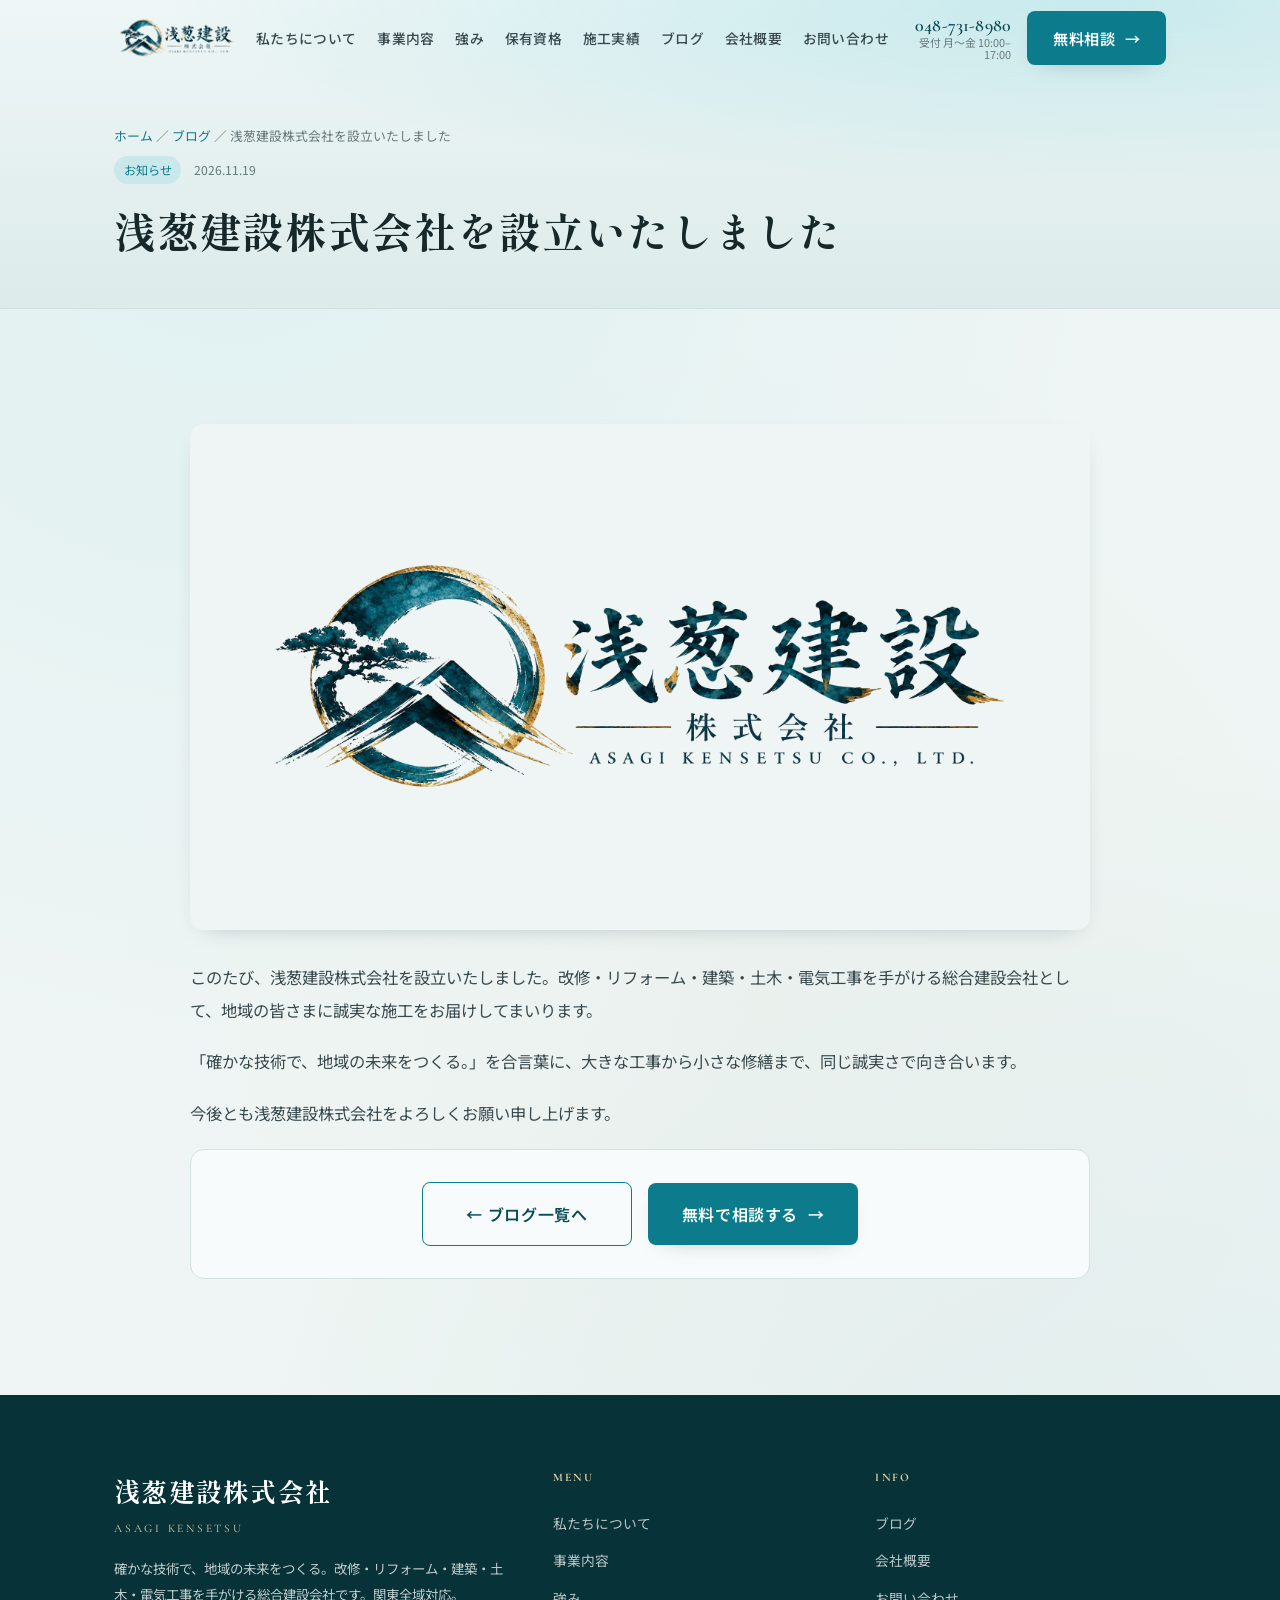
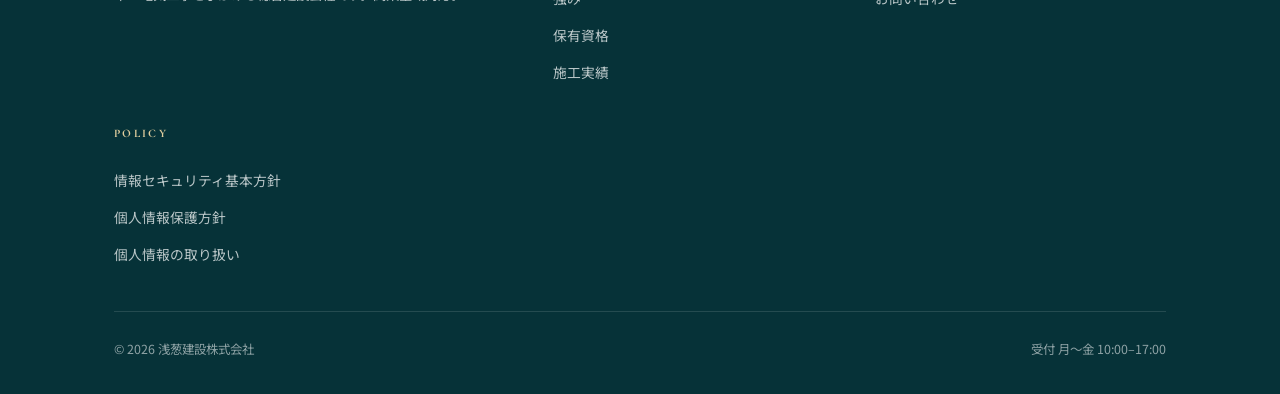
<file: blog-post.html>
<!doctype html>
<html lang="ja">
<head>
<meta charset="utf-8">
<meta name="viewport" content="width=device-width, initial-scale=1">
<script>document.documentElement.className += " js";</script>
<title>ブログ | 浅葱建設株式会社</title>
<meta name="description" content="浅葱建設株式会社のブログ記事です。">
<link rel="icon" href="assets/logo-mark.jpg">
<link rel="preconnect" href="https://fonts.googleapis.com">
<link rel="preconnect" href="https://fonts.gstatic.com" crossorigin>
<link href="https://fonts.googleapis.com/css2?family=Shippori+Mincho:wght@500;600;700&family=Noto+Sans+JP:wght@400;500;700&family=Cormorant+Garamond:wght@500;600&display=swap" rel="stylesheet">
<link rel="stylesheet" href="css/style.css?v=20261127b">
</head>
<body>

<header class="header" id="header">
  <div class="container">
    <a class="brand" href="index.html" aria-label="浅葱建設株式会社 トップへ"><img src="assets/logo-horizontal.png" alt="浅葱建設株式会社"></a>
    <nav class="nav" aria-label="メインナビゲーション">
      <a href="index.html#about">私たちについて</a>
      <a href="index.html#services">事業内容</a>
      <a href="index.html#strengths">強み</a>
      <a href="index.html#qualifications">保有資格</a>
      <a href="index.html#works">施工実績</a>
      <a href="blog.html">ブログ</a>
      <a href="index.html#company">会社概要</a>
      <a href="index.html#contact">お問い合わせ</a>
    </nav>
    <div class="header-cta">
      <a class="tel-link" href="tel:0487318980" data-todo="tel"><span class="num">048-731-8980</span><span class="lbl">受付 月〜金 10:00–17:00</span></a>
      <a class="btn btn--primary" href="index.html#contact">無料相談 <span class="arw">→</span></a>
      <button class="nav-toggle" id="navToggle" aria-label="メニューを開く" aria-expanded="false" aria-controls="drawer"><span></span><span></span><span></span></button>
    </div>
  </div>
</header>
<div class="drawer" id="drawer">
  <a href="index.html#about">私たちについて <span class="en">About</span></a>
  <a href="index.html#services">事業内容 <span class="en">Service</span></a>
  <a href="index.html#strengths">強み <span class="en">Strengths</span></a>
  <a href="index.html#qualifications">保有資格 <span class="en">Qualifications</span></a>
  <a href="index.html#works">施工実績 <span class="en">Works</span></a>
  <a href="blog.html">ブログ <span class="en">Blog</span></a>
  <a href="index.html#company">会社概要 <span class="en">Company</span></a>
  <a href="index.html#contact">お問い合わせ <span class="en">Contact</span></a>
  <div class="drawer-foot"><span class="num">048-731-8980</span><a class="btn btn--gold" href="index.html#contact">無料で相談する →</a></div>
</div>

<main id="detail">
  <section class="subhero">
    <div class="container">
      <p class="breadcrumb"><a href="index.html">ホーム</a> ／ <a href="blog.html">ブログ</a> ／ <span id="crumb">—</span></p>
      <div class="post__meta" style="margin-bottom:.4rem"><span class="post__cat" id="p-cat">—</span><time id="p-date">—</time></div>
      <h1 id="p-title">記事</h1>
    </div>
  </section>
  <section class="section">
    <div class="container" id="p-body"></div>
  </section>
</main>

<footer class="footer">
  <div class="container">
    <div class="footer__top">
      <div class="footer__brand">
        <div class="wm">浅葱建設株式会社</div><div class="en">ASAGI KENSETSU</div>
        <p>確かな技術で、地域の未来をつくる。改修・リフォーム・建築・土木・電気工事を手がける総合建設会社です。関東全域対応。</p>
      </div>
      <div class="footer__col"><h4>Menu</h4><a href="index.html#about">私たちについて</a><a href="index.html#services">事業内容</a><a href="index.html#strengths">強み</a><a href="index.html#qualifications">保有資格</a><a href="index.html#works">施工実績</a></div>
      <div class="footer__col"><h4>Info</h4><a href="blog.html">ブログ</a><a href="index.html#company">会社概要</a><a href="index.html#contact">お問い合わせ</a></div>
      <div class="footer__col"><h4>Policy</h4><a href="security-policy.html">情報セキュリティ基本方針</a><a href="privacy-policy.html">個人情報保護方針</a><a href="privacy-policy.html#handling">個人情報の取り扱い</a></div>
    </div>
    <div class="footer__bottom"><span>© 2026 浅葱建設株式会社</span><span>受付 月〜金 10:00–17:00</span></div>
  </div>
</footer>
<div class="cta-bar"><a class="tel" href="tel:0487318980" data-todo="tel">☎ お電話</a><a class="contact" href="index.html#contact">✉ 無料相談</a></div>

<script src="js/main.js?v=20261126b"></script>
<script>
(function(){
  var P = {
    "1":{cat:"お知らせ",date:"2026.11.19",title:"浅葱建設株式会社を設立いたしました",
      img:"assets/logo-horizontal.png", logo:true,
      body:["このたび、浅葱建設株式会社を設立いたしました。改修・リフォーム・建築・土木・電気工事を手がける総合建設会社として、地域の皆さまに誠実な施工をお届けしてまいります。",
      "「確かな技術で、地域の未来をつくる。」を合言葉に、大きな工事から小さな修繕まで、同じ誠実さで向き合います。",
      "今後とも浅葱建設株式会社をよろしくお願い申し上げます。"]}
  };
  function esc(s){return String(s).replace(/[&<>]/g,function(c){return{'&':'&amp;','<':'&lt;','>':'&gt;'}[c];});}
  var id=(new URLSearchParams(location.search)).get("id");
  var d=P[id]||P["1"];
  document.getElementById("crumb").textContent=d.title;
  document.getElementById("p-cat").textContent=d.cat;
  document.getElementById("p-date").textContent=d.date;
  document.getElementById("p-title").textContent=d.title;
  document.title=d.title+" | ブログ | 浅葱建設株式会社";
  var html='<article class="detail detail--article">'
    +'<div class="detail__media'+(d.logo?' detail__media--logo':'')+'"><img src="'+d.img+'" alt="'+esc(d.title)+'" onerror="this.style.display=\'none\'"></div>'
    +'<div class="detail__text">';
  d.body.forEach(function(p){ html+='<p>'+esc(p)+'</p>'; });
  html+='</div>'
    +'<div class="detail__cta"><a class="btn btn--ghost btn--lg" href="blog.html">← ブログ一覧へ</a>'
    +'<a class="btn btn--primary btn--lg" href="index.html#contact">無料で相談する <span class="arw">→</span></a></div>'
    +'</article>';
  document.getElementById("p-body").innerHTML=html;
})();
</script>
</body>
</html>
</file>
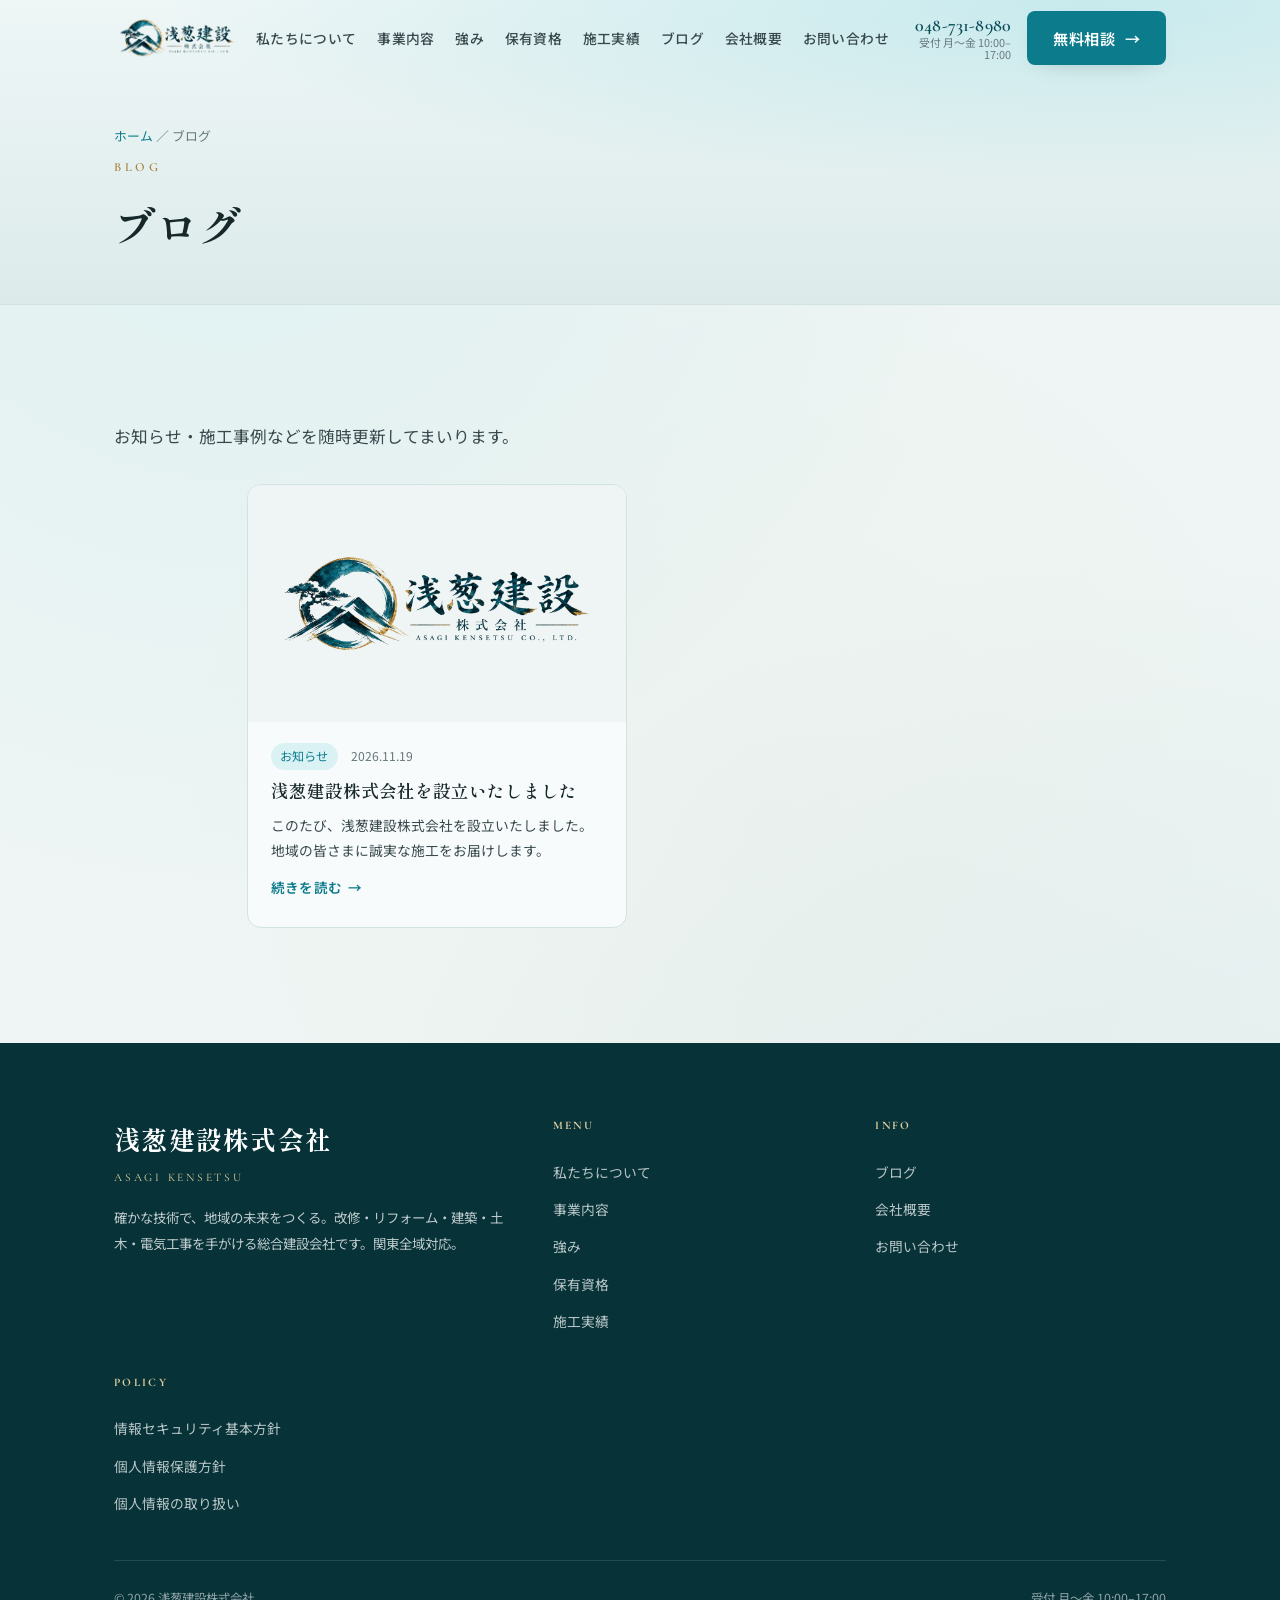
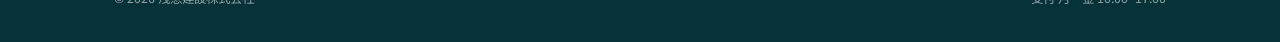
<file: blog.html>
<!doctype html>
<html lang="ja">
<head>
<meta charset="utf-8">
<meta name="viewport" content="width=device-width, initial-scale=1">
<script>document.documentElement.className += " js";</script>
<title>ブログ | 浅葱建設株式会社</title>
<meta name="description" content="浅葱建設株式会社のブログ。施工事例・お知らせ・技術情報を随時更新しています。">
<meta property="og:title" content="ブログ | 浅葱建設株式会社">
<meta property="og:type" content="website">
<meta property="og:url" content="https://asagi-kensetsu.co.jp/blog.html">
<meta property="og:image" content="https://asagi-kensetsu.co.jp/assets/logo-full.jpg">
<link rel="canonical" href="https://asagi-kensetsu.co.jp/blog.html">
<link rel="icon" href="assets/logo-mark.jpg">
<link rel="preconnect" href="https://fonts.googleapis.com">
<link rel="preconnect" href="https://fonts.gstatic.com" crossorigin>
<link href="https://fonts.googleapis.com/css2?family=Shippori+Mincho:wght@500;600;700&family=Noto+Sans+JP:wght@400;500;700&family=Cormorant+Garamond:wght@500;600&display=swap" rel="stylesheet">
<link rel="stylesheet" href="css/style.css?v=20261127b">
</head>
<body>

<header class="header" id="header">
  <div class="container">
    <a class="brand" href="index.html" aria-label="浅葱建設株式会社 トップへ"><img src="assets/logo-horizontal.png" alt="浅葱建設株式会社"></a>
    <nav class="nav" aria-label="メインナビゲーション">
      <a href="index.html#about">私たちについて</a>
      <a href="index.html#services">事業内容</a>
      <a href="index.html#strengths">強み</a>
      <a href="index.html#qualifications">保有資格</a>
      <a href="index.html#works">施工実績</a>
      <a href="blog.html" aria-current="page">ブログ</a>
      <a href="index.html#company">会社概要</a>
      <a href="index.html#contact">お問い合わせ</a>
    </nav>
    <div class="header-cta">
      <a class="tel-link" href="tel:0487318980" data-todo="tel"><span class="num">048-731-8980</span><span class="lbl">受付 月〜金 10:00–17:00</span></a>
      <a class="btn btn--primary" href="index.html#contact">無料相談 <span class="arw">→</span></a>
      <button class="nav-toggle" id="navToggle" aria-label="メニューを開く" aria-expanded="false" aria-controls="drawer"><span></span><span></span><span></span></button>
    </div>
  </div>
</header>
<div class="drawer" id="drawer">
  <a href="index.html#about">私たちについて <span class="en">About</span></a>
  <a href="index.html#services">事業内容 <span class="en">Service</span></a>
  <a href="index.html#strengths">強み <span class="en">Strengths</span></a>
  <a href="index.html#qualifications">保有資格 <span class="en">Qualifications</span></a>
  <a href="index.html#works">施工実績 <span class="en">Works</span></a>
  <a href="blog.html">ブログ <span class="en">Blog</span></a>
  <a href="index.html#company">会社概要 <span class="en">Company</span></a>
  <a href="index.html#contact">お問い合わせ <span class="en">Contact</span></a>
  <div class="drawer-foot"><span class="num">048-731-8980</span><a class="btn btn--gold" href="index.html#contact">無料で相談する →</a></div>
</div>

<main>
<section class="subhero">
  <div class="container">
    <p class="breadcrumb"><a href="index.html">ホーム</a> ／ ブログ</p>
    <span class="eyebrow">Blog</span>
    <h1>ブログ</h1>
  </div>
</section>

<section class="section">
  <div class="container">
    <p class="lead reveal" style="margin-bottom:2rem">お知らせ・施工事例などを随時更新してまいります。</p>
    <div class="blog__grid blog__grid--few">
      <article class="post reveal">
        <div class="post__img post__img--logo"><img src="assets/logo-horizontal.png" alt="浅葱建設株式会社" loading="lazy"></div>
        <div class="post__body">
          <div class="post__meta"><span class="post__cat">お知らせ</span><time datetime="2026-11-19">2026.11.19</time></div>
          <h2 class="post__title">浅葱建設株式会社を設立いたしました</h2>
          <p class="post__excerpt">このたび、浅葱建設株式会社を設立いたしました。地域の皆さまに誠実な施工をお届けします。</p>
          <a class="post__more" href="blog-post.html?id=1">続きを読む <span class="arw">→</span></a>
        </div>
      </article>
    </div>
  </div>
</section>
</main>

<footer class="footer">
  <div class="container">
    <div class="footer__top">
      <div class="footer__brand">
        <div class="wm">浅葱建設株式会社</div>
        <div class="en">ASAGI KENSETSU</div>
        <p>確かな技術で、地域の未来をつくる。改修・リフォーム・建築・土木・電気工事を手がける総合建設会社です。関東全域対応。</p>
      </div>
      <div class="footer__col"><h4>Menu</h4><a href="index.html#about">私たちについて</a><a href="index.html#services">事業内容</a><a href="index.html#strengths">強み</a><a href="index.html#qualifications">保有資格</a><a href="index.html#works">施工実績</a></div>
      <div class="footer__col"><h4>Info</h4><a href="blog.html">ブログ</a><a href="index.html#company">会社概要</a><a href="index.html#contact">お問い合わせ</a></div>
      <div class="footer__col"><h4>Policy</h4><a href="security-policy.html">情報セキュリティ基本方針</a><a href="privacy-policy.html">個人情報保護方針</a><a href="privacy-policy.html#handling">個人情報の取り扱い</a></div>
    </div>
    <div class="footer__bottom"><span>© 2026 浅葱建設株式会社</span><span>受付 月〜金 10:00–17:00</span></div>
  </div>
</footer>
<div class="cta-bar"><a class="tel" href="tel:0487318980" data-todo="tel">☎ お電話</a><a class="contact" href="index.html#contact">✉ 無料相談</a></div>
<script src="js/main.js?v=20261126b"></script>
</body>
</html>
</file>
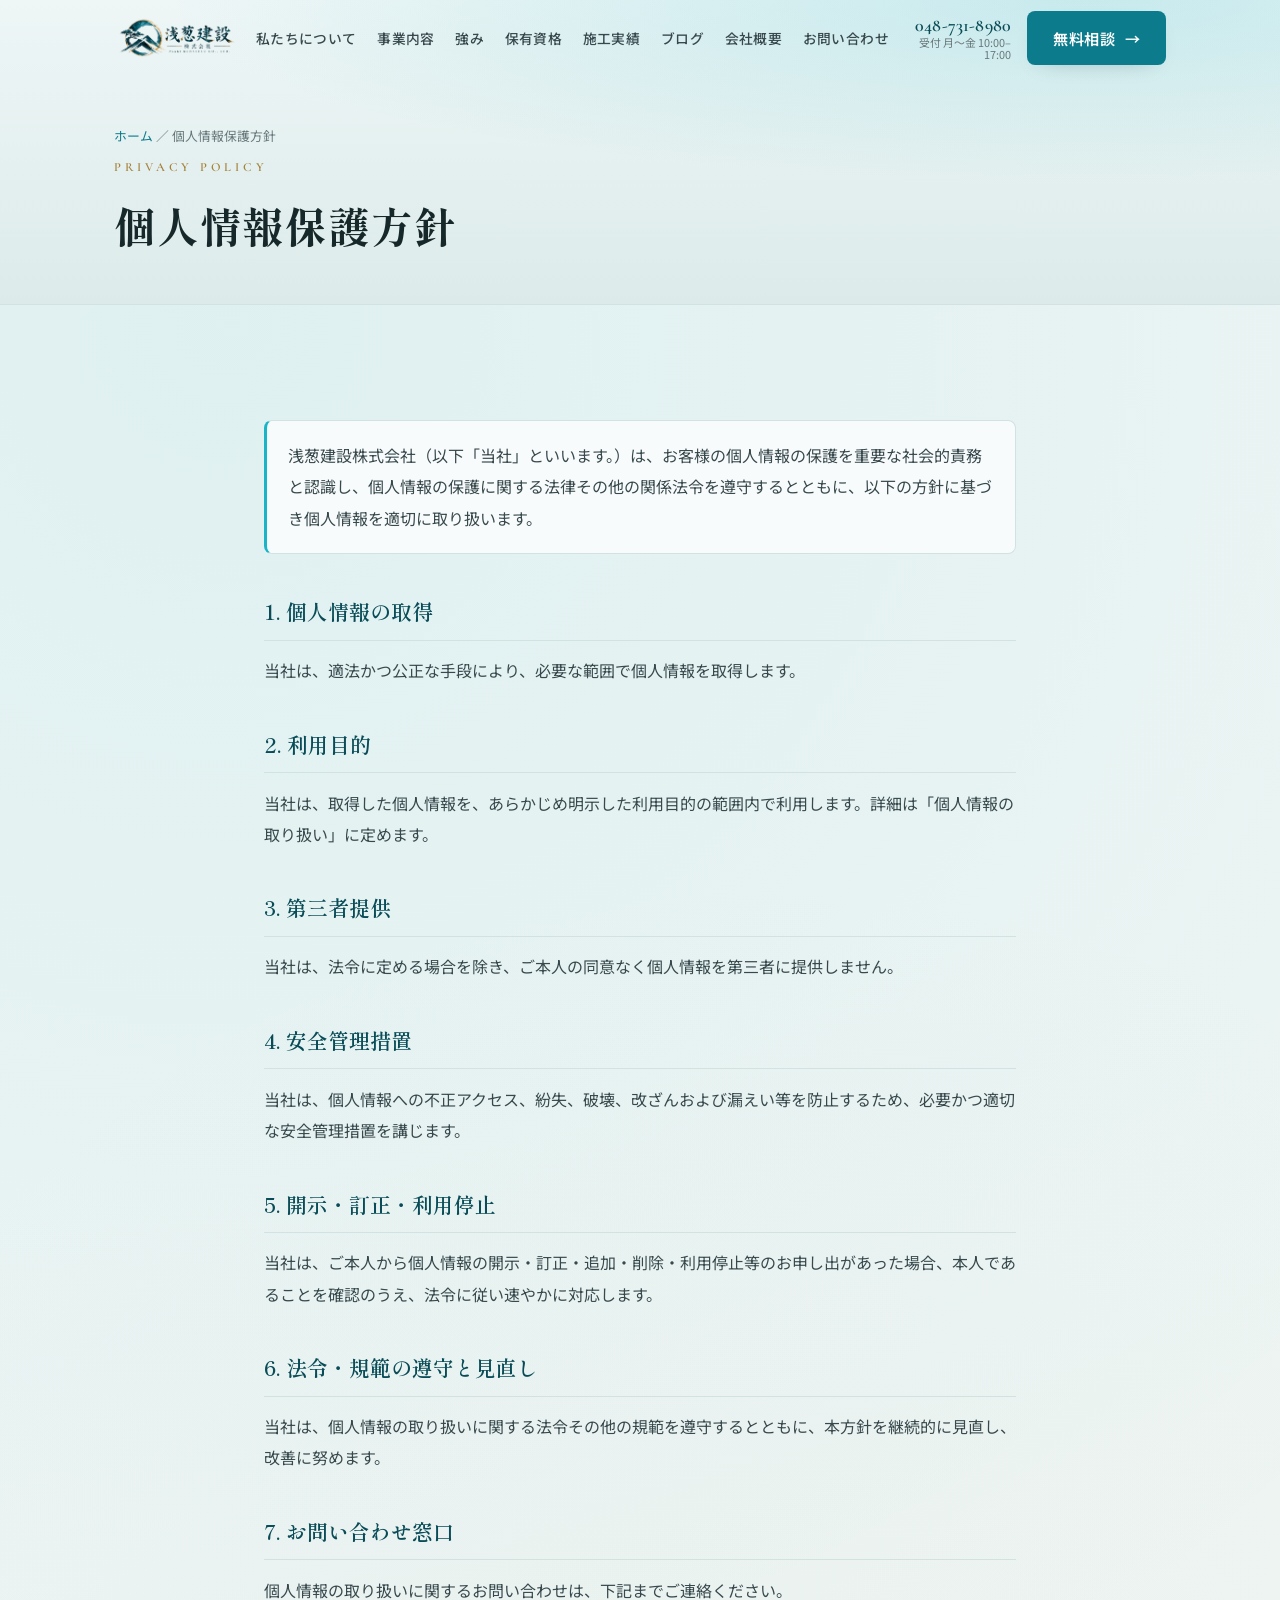
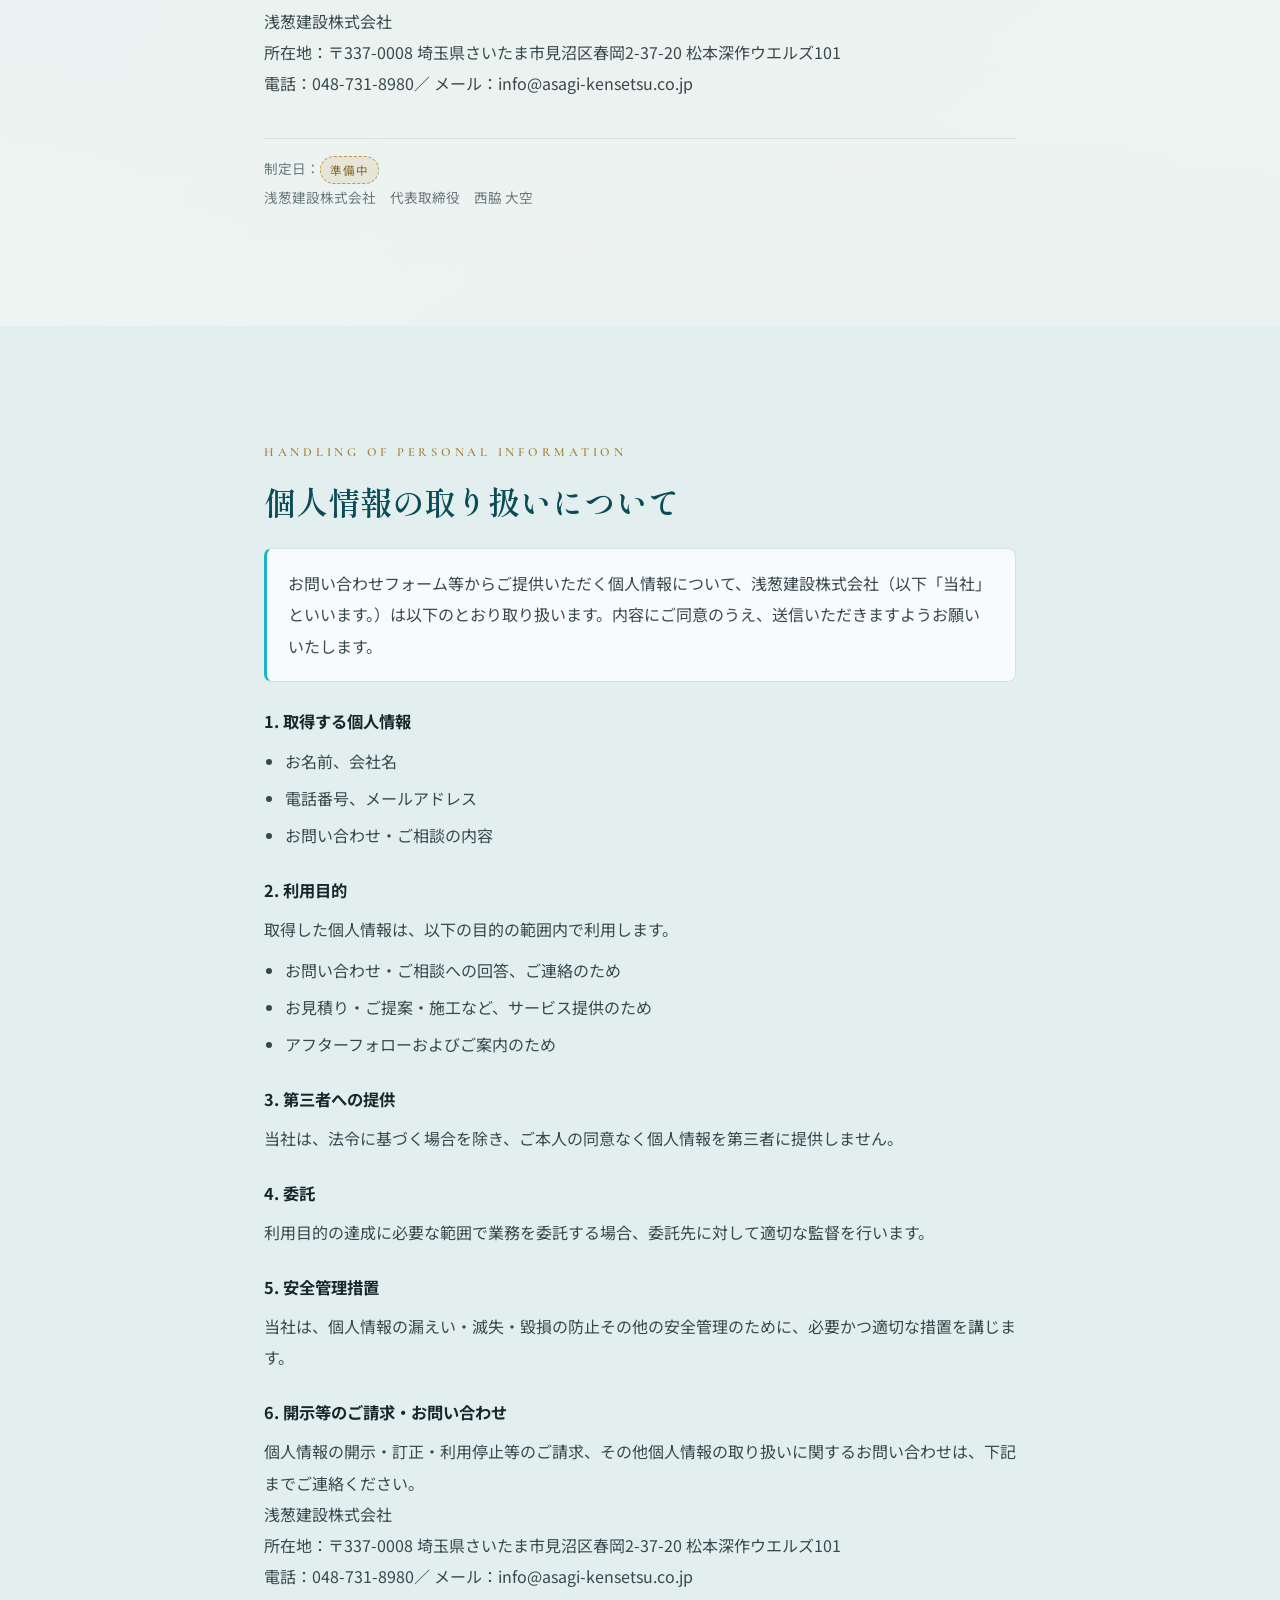
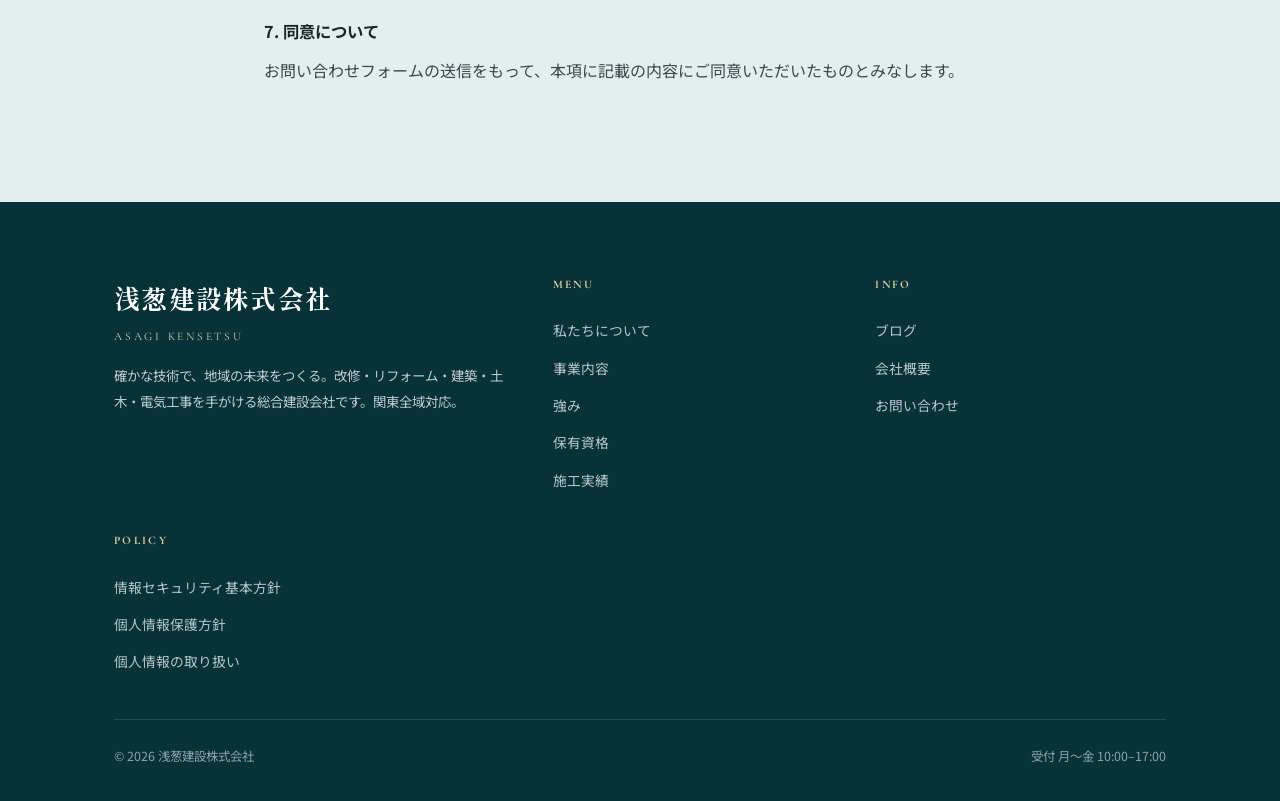
<file: privacy-policy.html>
<!doctype html>
<html lang="ja">
<head>
<meta charset="utf-8">
<meta name="viewport" content="width=device-width, initial-scale=1">
<script>document.documentElement.className += " js";</script>
<title>個人情報保護方針 | 浅葱建設株式会社</title>
<meta name="description" content="浅葱建設株式会社の個人情報保護方針（プライバシーポリシー）です。">
<meta name="robots" content="noindex">
<link rel="icon" href="assets/logo-mark.jpg">
<link rel="preconnect" href="https://fonts.googleapis.com">
<link rel="preconnect" href="https://fonts.gstatic.com" crossorigin>
<link href="https://fonts.googleapis.com/css2?family=Shippori+Mincho:wght@500;600;700&family=Noto+Sans+JP:wght@400;500;700&family=Cormorant+Garamond:wght@500;600&display=swap" rel="stylesheet">
<link rel="stylesheet" href="css/style.css?v=20261127b">
</head>
<body>

<header class="header" id="header">
  <div class="container">
    <a class="brand" href="index.html" aria-label="浅葱建設株式会社 トップへ"><img src="assets/logo-horizontal.png" alt="浅葱建設株式会社"></a>
    <nav class="nav" aria-label="メインナビゲーション">
      <a href="index.html#about">私たちについて</a>
      <a href="index.html#services">事業内容</a>
      <a href="index.html#strengths">強み</a>
      <a href="index.html#qualifications">保有資格</a>
      <a href="index.html#works">施工実績</a>
      <a href="blog.html">ブログ</a>
      <a href="index.html#company">会社概要</a>
      <a href="index.html#contact">お問い合わせ</a>
    </nav>
    <div class="header-cta">
      <a class="tel-link" href="tel:0487318980" data-todo="tel"><span class="num">048-731-8980</span><span class="lbl">受付 月〜金 10:00–17:00</span></a>
      <a class="btn btn--primary" href="index.html#contact">無料相談 <span class="arw">→</span></a>
      <button class="nav-toggle" id="navToggle" aria-label="メニューを開く" aria-expanded="false" aria-controls="drawer"><span></span><span></span><span></span></button>
    </div>
  </div>
</header>
<div class="drawer" id="drawer">
  <a href="index.html#about">私たちについて <span class="en">About</span></a>
  <a href="index.html#services">事業内容 <span class="en">Service</span></a>
  <a href="index.html#strengths">強み <span class="en">Strengths</span></a>
  <a href="index.html#qualifications">保有資格 <span class="en">Qualifications</span></a>
  <a href="index.html#works">施工実績 <span class="en">Works</span></a>
  <a href="blog.html">ブログ <span class="en">Blog</span></a>
  <a href="index.html#company">会社概要 <span class="en">Company</span></a>
  <a href="index.html#contact">お問い合わせ <span class="en">Contact</span></a>
  <div class="drawer-foot"><span class="num">048-731-8980</span><a class="btn btn--gold" href="index.html#contact">無料で相談する →</a></div>
</div>

<main>
<section class="subhero">
  <div class="container">
    <p class="breadcrumb"><a href="index.html">ホーム</a> ／ 個人情報保護方針</p>
    <span class="eyebrow">Privacy Policy</span>
    <h1>個人情報保護方針</h1>
  </div>
</section>

<section class="section">
  <div class="container legal">
    <p class="lead-box">浅葱建設株式会社（以下「当社」といいます。）は、お客様の個人情報の保護を重要な社会的責務と認識し、個人情報の保護に関する法律その他の関係法令を遵守するとともに、以下の方針に基づき個人情報を適切に取り扱います。</p>

    <h2>1. 個人情報の取得</h2>
    <p>当社は、適法かつ公正な手段により、必要な範囲で個人情報を取得します。</p>

    <h2>2. 利用目的</h2>
    <p>当社は、取得した個人情報を、あらかじめ明示した利用目的の範囲内で利用します。詳細は「<a href="privacy-policy.html#handling">個人情報の取り扱い</a>」に定めます。</p>

    <h2>3. 第三者提供</h2>
    <p>当社は、法令に定める場合を除き、ご本人の同意なく個人情報を第三者に提供しません。</p>

    <h2>4. 安全管理措置</h2>
    <p>当社は、個人情報への不正アクセス、紛失、破壊、改ざんおよび漏えい等を防止するため、必要かつ適切な安全管理措置を講じます。</p>

    <h2>5. 開示・訂正・利用停止</h2>
    <p>当社は、ご本人から個人情報の開示・訂正・追加・削除・利用停止等のお申し出があった場合、本人であることを確認のうえ、法令に従い速やかに対応します。</p>

    <h2>6. 法令・規範の遵守と見直し</h2>
    <p>当社は、個人情報の取り扱いに関する法令その他の規範を遵守するとともに、本方針を継続的に見直し、改善に努めます。</p>

    <h2>7. お問い合わせ窓口</h2>
    <p>
      個人情報の取り扱いに関するお問い合わせは、下記までご連絡ください。<br>
      浅葱建設株式会社<br>
      所在地：〒337-0008 埼玉県さいたま市見沼区春岡2-37-20 松本深作ウエルズ101<br>
      電話：048-731-8980／ メール：<a href="mailto:info@asagi-kensetsu.co.jp">info@asagi-kensetsu.co.jp</a>
    </p>

    <p class="updated">
      制定日：<span class="todo" data-todo="date">準備中</span><br>
      浅葱建設株式会社　代表取締役　西脇 大空
    </p>
  </div>
</section>

<section class="section section--alt" id="handling">
  <div class="container legal">
    <span class="eyebrow" style="display:block">Handling of Personal Information</span>
    <h2 style="border:0;padding:0;margin:.4rem 0 1rem;font-size:clamp(1.5rem,3vw,2rem)">個人情報の取り扱いについて</h2>
    <p class="lead-box">お問い合わせフォーム等からご提供いただく個人情報について、浅葱建設株式会社（以下「当社」といいます。）は以下のとおり取り扱います。内容にご同意のうえ、送信いただきますようお願いいたします。</p>

    <h3>1. 取得する個人情報</h3>
    <ul>
      <li>お名前、会社名</li>
      <li>電話番号、メールアドレス</li>
      <li>お問い合わせ・ご相談の内容</li>
    </ul>

    <h3>2. 利用目的</h3>
    <p>取得した個人情報は、以下の目的の範囲内で利用します。</p>
    <ul>
      <li>お問い合わせ・ご相談への回答、ご連絡のため</li>
      <li>お見積り・ご提案・施工など、サービス提供のため</li>
      <li>アフターフォローおよびご案内のため</li>
    </ul>

    <h3>3. 第三者への提供</h3>
    <p>当社は、法令に基づく場合を除き、ご本人の同意なく個人情報を第三者に提供しません。</p>

    <h3>4. 委託</h3>
    <p>利用目的の達成に必要な範囲で業務を委託する場合、委託先に対して適切な監督を行います。</p>

    <h3>5. 安全管理措置</h3>
    <p>当社は、個人情報の漏えい・滅失・毀損の防止その他の安全管理のために、必要かつ適切な措置を講じます。</p>

    <h3>6. 開示等のご請求・お問い合わせ</h3>
    <p>
      個人情報の開示・訂正・利用停止等のご請求、その他個人情報の取り扱いに関するお問い合わせは、下記までご連絡ください。<br>
      浅葱建設株式会社<br>
      所在地：〒337-0008 埼玉県さいたま市見沼区春岡2-37-20 松本深作ウエルズ101<br>
      電話：048-731-8980／ メール：<a href="mailto:info@asagi-kensetsu.co.jp">info@asagi-kensetsu.co.jp</a>
    </p>

    <h3>7. 同意について</h3>
    <p>お問い合わせフォームの送信をもって、本項に記載の内容にご同意いただいたものとみなします。</p>
  </div>
</section>
</main>

<footer class="footer">
  <div class="container">
    <div class="footer__top">
      <div class="footer__brand">
        <div class="wm">浅葱建設株式会社</div>
        <div class="en">ASAGI KENSETSU</div>
        <p>確かな技術で、地域の未来をつくる。改修・リフォーム・建築・土木・電気工事を手がける総合建設会社です。関東全域対応。</p>
      </div>
      <div class="footer__col"><h4>Menu</h4><a href="index.html#about">私たちについて</a><a href="index.html#services">事業内容</a><a href="index.html#strengths">強み</a><a href="index.html#qualifications">保有資格</a><a href="index.html#works">施工実績</a></div>
      <div class="footer__col"><h4>Info</h4><a href="blog.html">ブログ</a><a href="index.html#company">会社概要</a><a href="index.html#contact">お問い合わせ</a></div>
      <div class="footer__col"><h4>Policy</h4><a href="security-policy.html">情報セキュリティ基本方針</a><a href="privacy-policy.html">個人情報保護方針</a><a href="privacy-policy.html#handling">個人情報の取り扱い</a></div>
    </div>
    <div class="footer__bottom"><span>© 2026 浅葱建設株式会社</span><span>受付 月〜金 10:00–17:00</span></div>
  </div>
</footer>
<div class="cta-bar"><a class="tel" href="tel:0487318980" data-todo="tel">☎ お電話</a><a class="contact" href="index.html#contact">✉ 無料相談</a></div>
<script src="js/main.js?v=20261126b"></script>
</body>
</html>
</file>
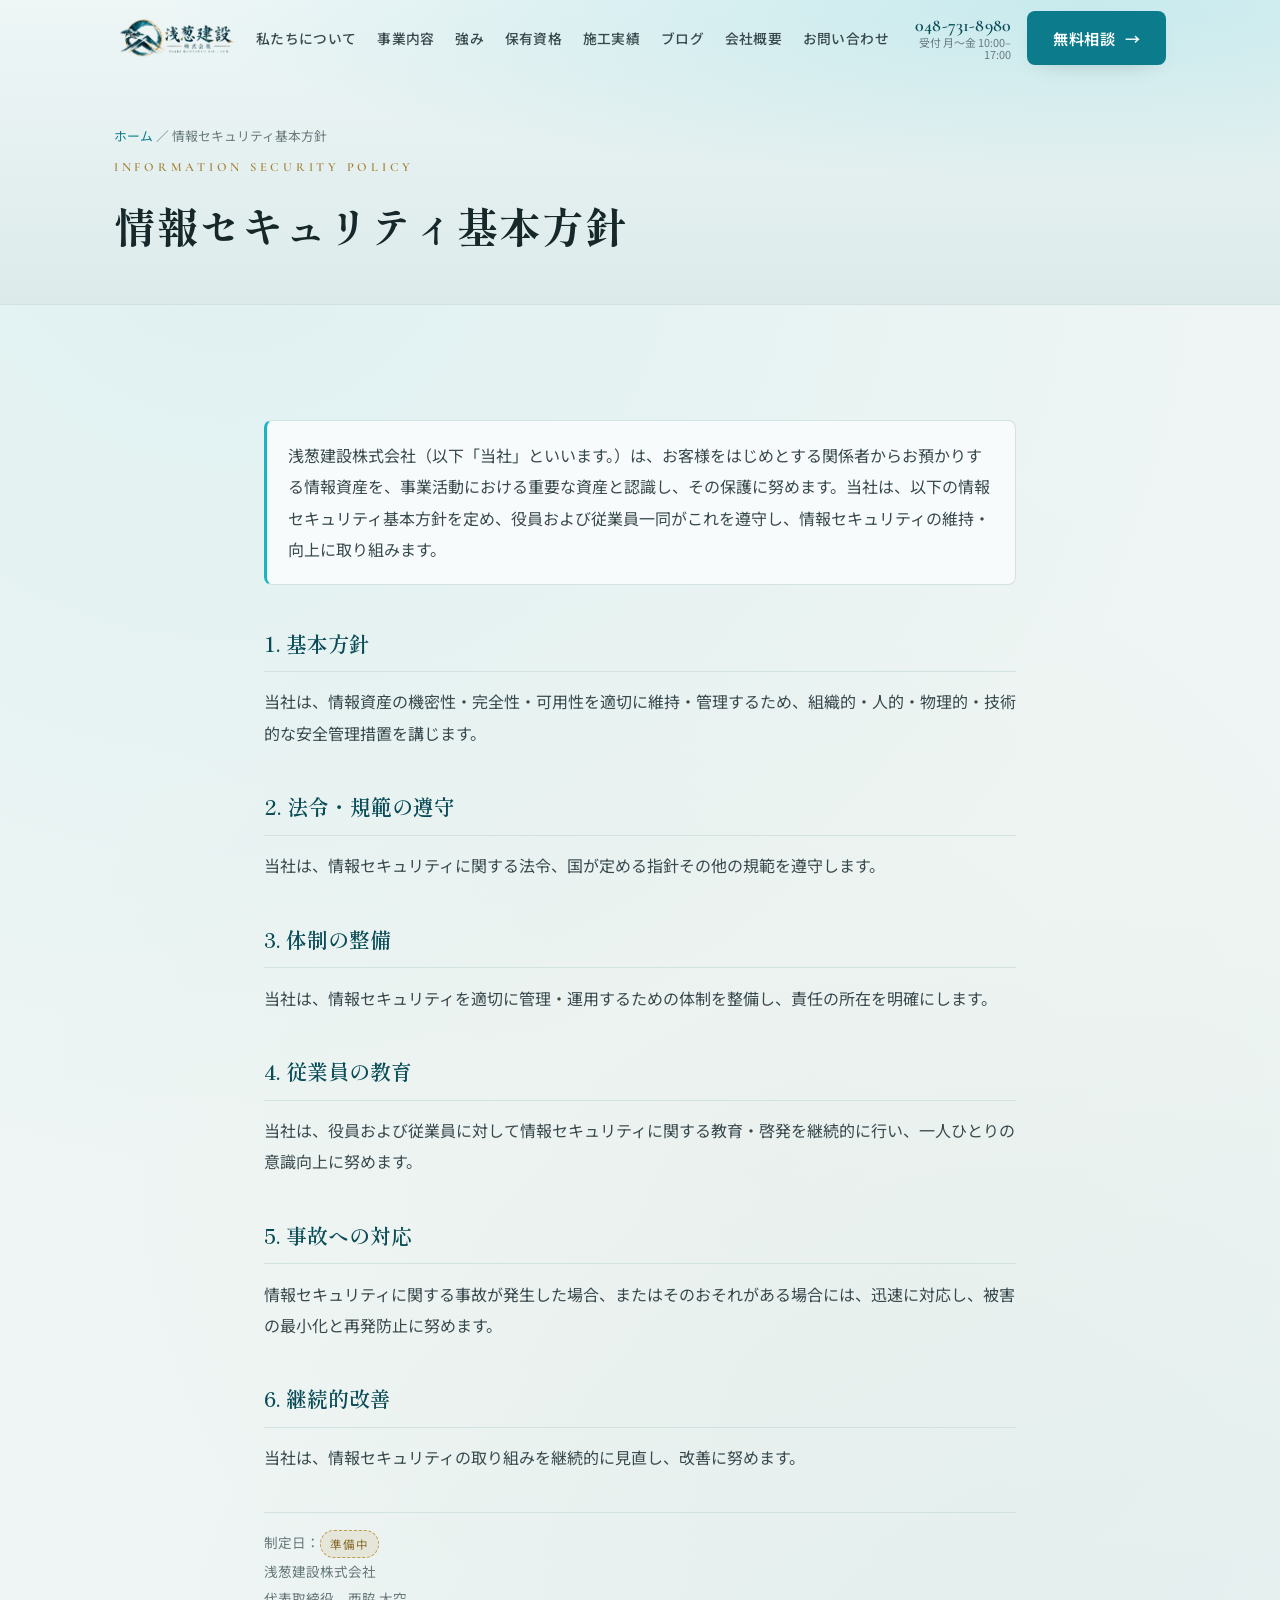
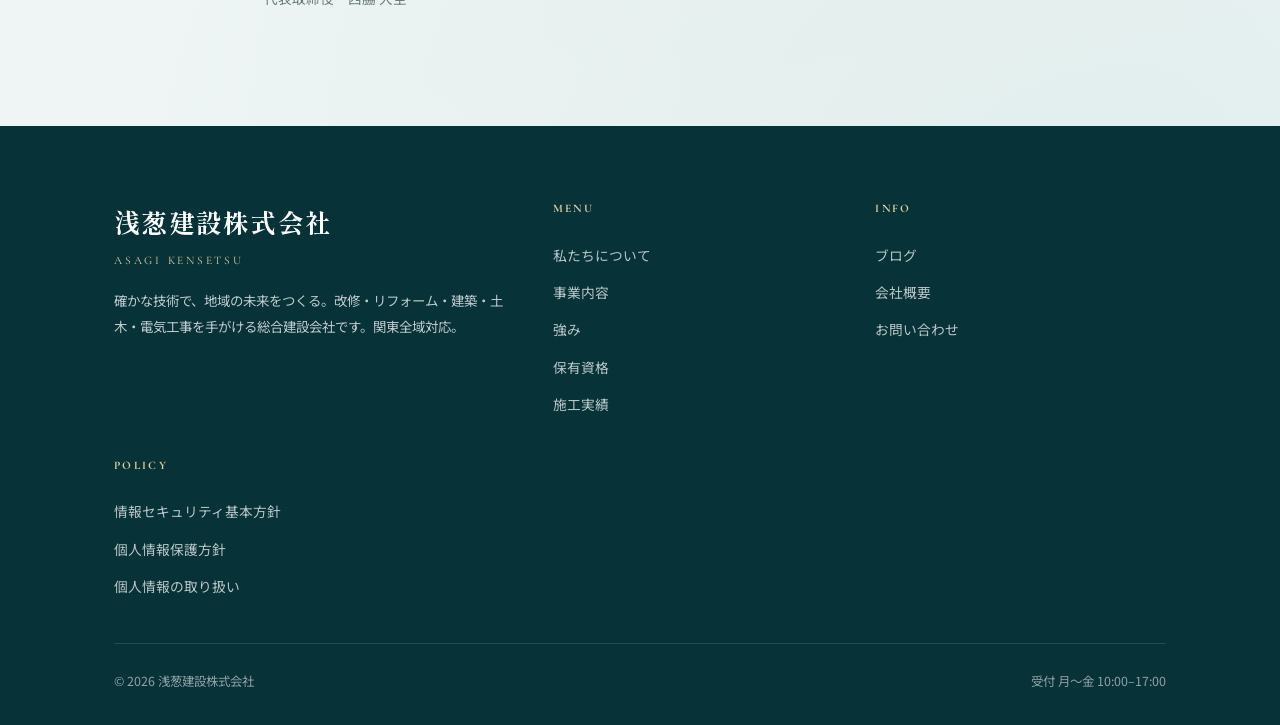
<file: security-policy.html>
<!doctype html>
<html lang="ja">
<head>
<meta charset="utf-8">
<meta name="viewport" content="width=device-width, initial-scale=1">
<script>document.documentElement.className += " js";</script>
<title>情報セキュリティ基本方針 | 浅葱建設株式会社</title>
<meta name="description" content="浅葱建設株式会社の情報セキュリティ基本方針です。">
<meta name="robots" content="noindex">
<link rel="icon" href="assets/logo-mark.jpg">
<link rel="preconnect" href="https://fonts.googleapis.com">
<link rel="preconnect" href="https://fonts.gstatic.com" crossorigin>
<link href="https://fonts.googleapis.com/css2?family=Shippori+Mincho:wght@500;600;700&family=Noto+Sans+JP:wght@400;500;700&family=Cormorant+Garamond:wght@500;600&display=swap" rel="stylesheet">
<link rel="stylesheet" href="css/style.css?v=20261127b">
</head>
<body>

<header class="header" id="header">
  <div class="container">
    <a class="brand" href="index.html" aria-label="浅葱建設株式会社 トップへ"><img src="assets/logo-horizontal.png" alt="浅葱建設株式会社"></a>
    <nav class="nav" aria-label="メインナビゲーション">
      <a href="index.html#about">私たちについて</a>
      <a href="index.html#services">事業内容</a>
      <a href="index.html#strengths">強み</a>
      <a href="index.html#qualifications">保有資格</a>
      <a href="index.html#works">施工実績</a>
      <a href="blog.html">ブログ</a>
      <a href="index.html#company">会社概要</a>
      <a href="index.html#contact">お問い合わせ</a>
    </nav>
    <div class="header-cta">
      <a class="tel-link" href="tel:0487318980" data-todo="tel"><span class="num">048-731-8980</span><span class="lbl">受付 月〜金 10:00–17:00</span></a>
      <a class="btn btn--primary" href="index.html#contact">無料相談 <span class="arw">→</span></a>
      <button class="nav-toggle" id="navToggle" aria-label="メニューを開く" aria-expanded="false" aria-controls="drawer"><span></span><span></span><span></span></button>
    </div>
  </div>
</header>
<div class="drawer" id="drawer">
  <a href="index.html#about">私たちについて <span class="en">About</span></a>
  <a href="index.html#services">事業内容 <span class="en">Service</span></a>
  <a href="index.html#strengths">強み <span class="en">Strengths</span></a>
  <a href="index.html#qualifications">保有資格 <span class="en">Qualifications</span></a>
  <a href="index.html#works">施工実績 <span class="en">Works</span></a>
  <a href="blog.html">ブログ <span class="en">Blog</span></a>
  <a href="index.html#company">会社概要 <span class="en">Company</span></a>
  <a href="index.html#contact">お問い合わせ <span class="en">Contact</span></a>
  <div class="drawer-foot"><span class="num">048-731-8980</span><a class="btn btn--gold" href="index.html#contact">無料で相談する →</a></div>
</div>

<main>
<section class="subhero">
  <div class="container">
    <p class="breadcrumb"><a href="index.html">ホーム</a> ／ 情報セキュリティ基本方針</p>
    <span class="eyebrow">Information Security Policy</span>
    <h1>情報セキュリティ基本方針</h1>
  </div>
</section>

<section class="section">
  <div class="container legal">
    <p class="lead-box">浅葱建設株式会社（以下「当社」といいます。）は、お客様をはじめとする関係者からお預かりする情報資産を、事業活動における重要な資産と認識し、その保護に努めます。当社は、以下の情報セキュリティ基本方針を定め、役員および従業員一同がこれを遵守し、情報セキュリティの維持・向上に取り組みます。</p>

    <h2>1. 基本方針</h2>
    <p>当社は、情報資産の機密性・完全性・可用性を適切に維持・管理するため、組織的・人的・物理的・技術的な安全管理措置を講じます。</p>

    <h2>2. 法令・規範の遵守</h2>
    <p>当社は、情報セキュリティに関する法令、国が定める指針その他の規範を遵守します。</p>

    <h2>3. 体制の整備</h2>
    <p>当社は、情報セキュリティを適切に管理・運用するための体制を整備し、責任の所在を明確にします。</p>

    <h2>4. 従業員の教育</h2>
    <p>当社は、役員および従業員に対して情報セキュリティに関する教育・啓発を継続的に行い、一人ひとりの意識向上に努めます。</p>

    <h2>5. 事故への対応</h2>
    <p>情報セキュリティに関する事故が発生した場合、またはそのおそれがある場合には、迅速に対応し、被害の最小化と再発防止に努めます。</p>

    <h2>6. 継続的改善</h2>
    <p>当社は、情報セキュリティの取り組みを継続的に見直し、改善に努めます。</p>

    <p class="updated">
      制定日：<span class="todo" data-todo="date">準備中</span><br>
      浅葱建設株式会社<br>
      代表取締役　西脇 大空
    </p>
  </div>
</section>
</main>

<footer class="footer">
  <div class="container">
    <div class="footer__top">
      <div class="footer__brand">
        <div class="wm">浅葱建設株式会社</div>
        <div class="en">ASAGI KENSETSU</div>
        <p>確かな技術で、地域の未来をつくる。改修・リフォーム・建築・土木・電気工事を手がける総合建設会社です。関東全域対応。</p>
      </div>
      <div class="footer__col"><h4>Menu</h4><a href="index.html#about">私たちについて</a><a href="index.html#services">事業内容</a><a href="index.html#strengths">強み</a><a href="index.html#qualifications">保有資格</a><a href="index.html#works">施工実績</a></div>
      <div class="footer__col"><h4>Info</h4><a href="blog.html">ブログ</a><a href="index.html#company">会社概要</a><a href="index.html#contact">お問い合わせ</a></div>
      <div class="footer__col"><h4>Policy</h4><a href="security-policy.html">情報セキュリティ基本方針</a><a href="privacy-policy.html">個人情報保護方針</a><a href="privacy-policy.html#handling">個人情報の取り扱い</a></div>
    </div>
    <div class="footer__bottom"><span>© 2026 浅葱建設株式会社</span><span>受付 月〜金 10:00–17:00</span></div>
  </div>
</footer>
<div class="cta-bar"><a class="tel" href="tel:0487318980" data-todo="tel">☎ お電話</a><a class="contact" href="index.html#contact">✉ 無料相談</a></div>
<script src="js/main.js?v=20261126b"></script>
</body>
</html>
</file>
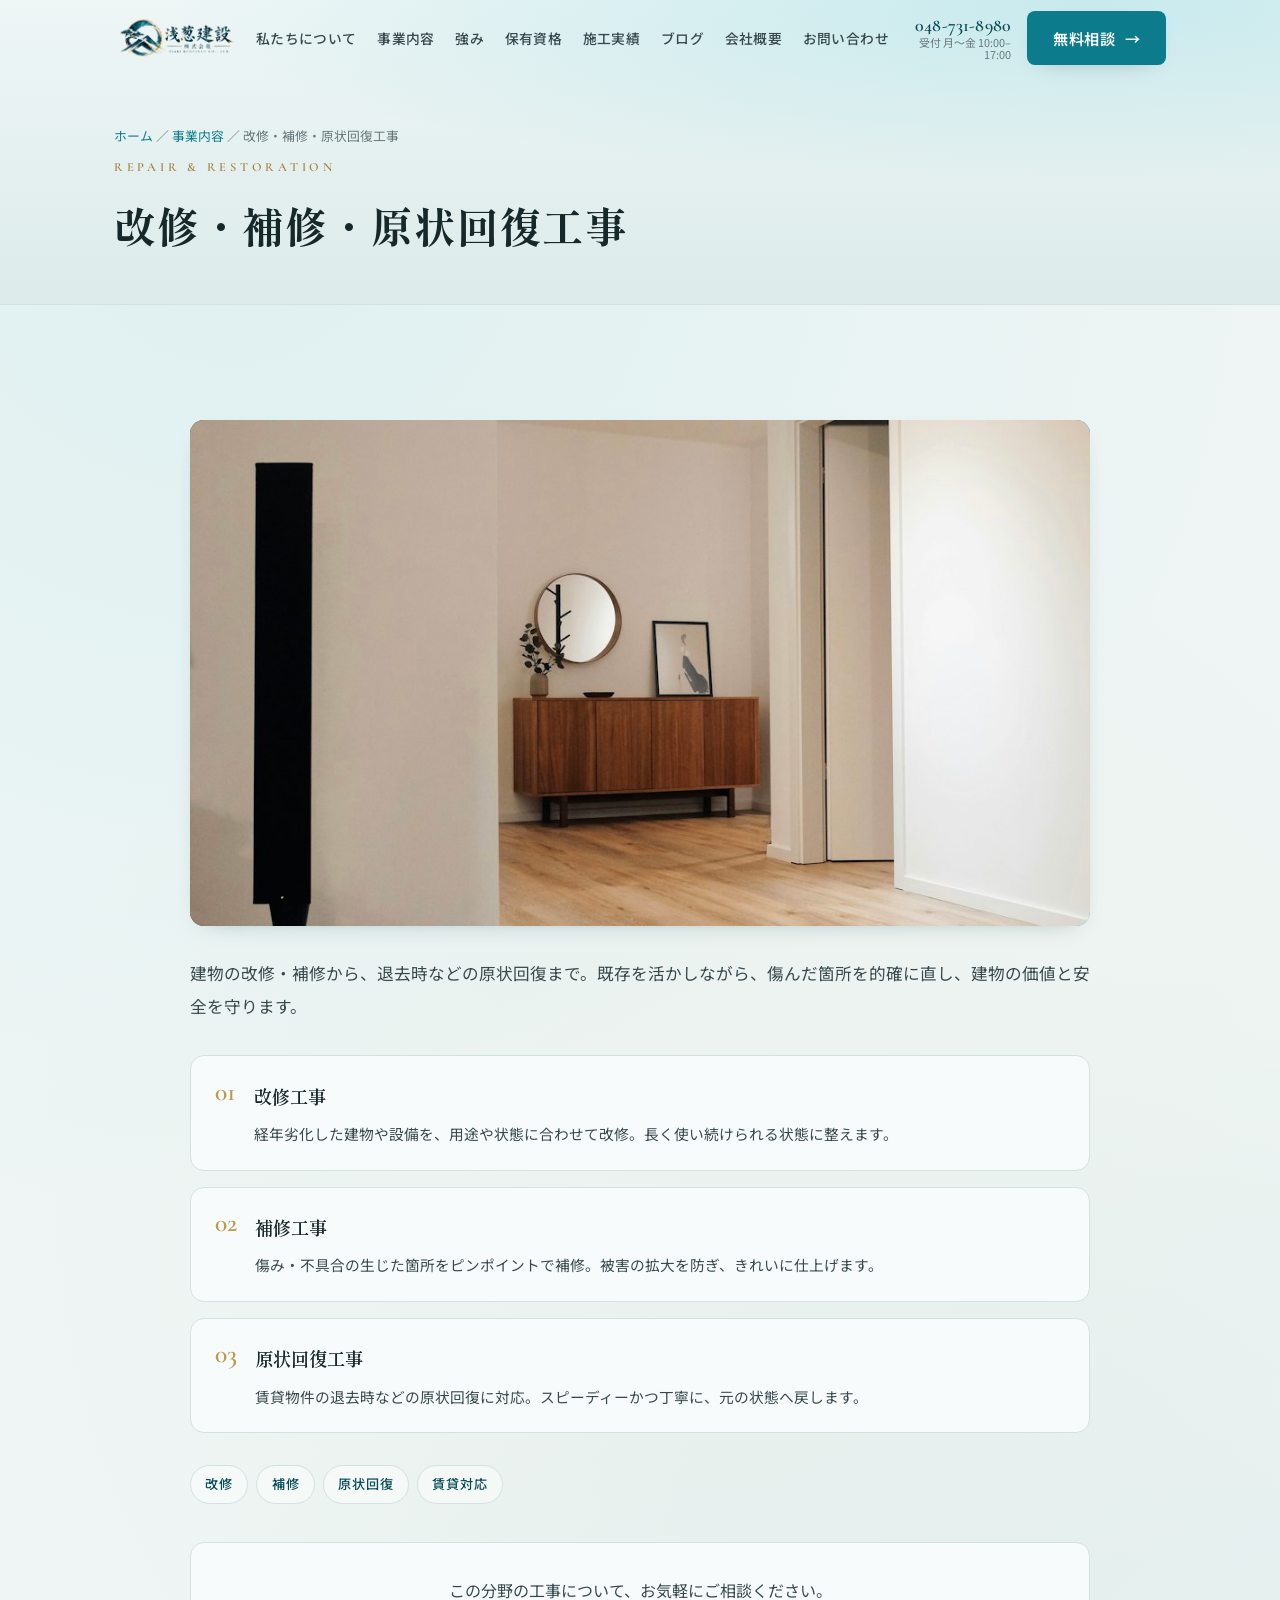
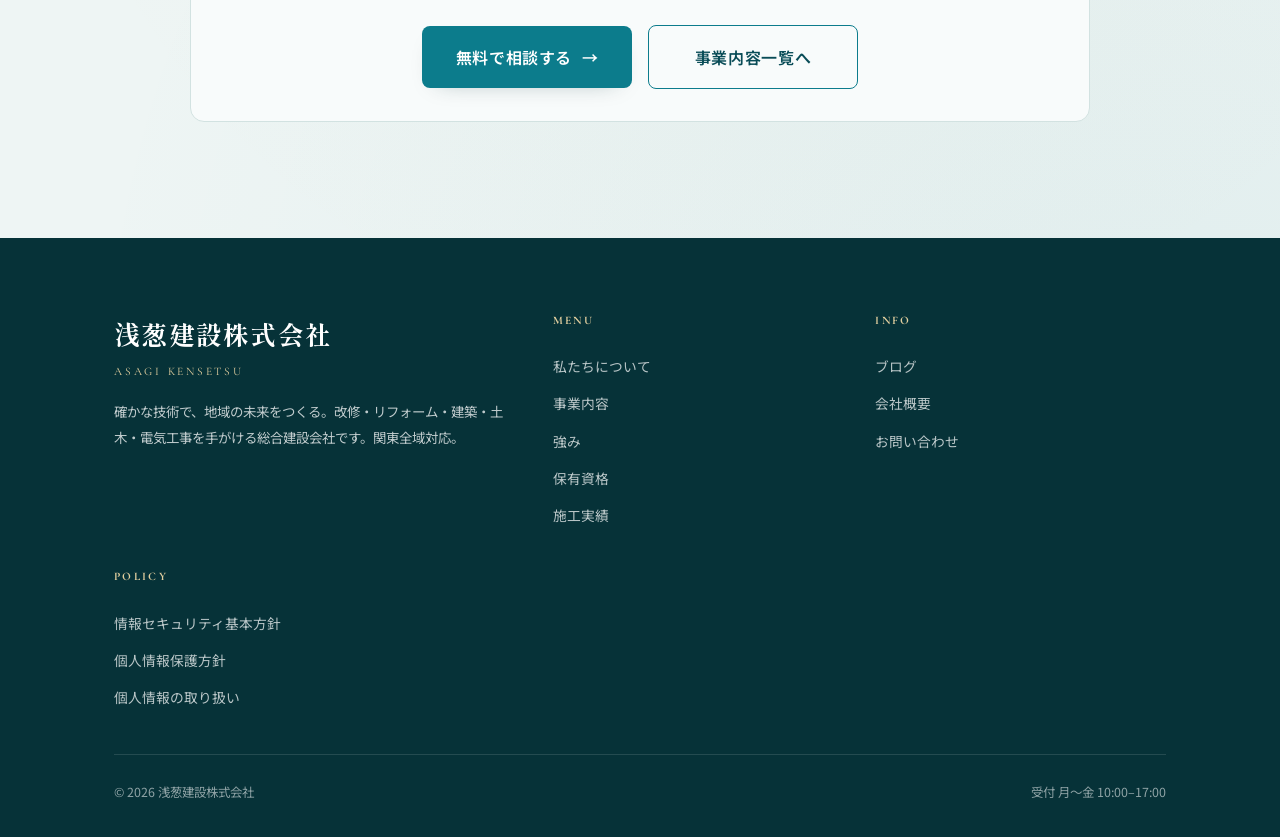
<file: service.html>
<!doctype html>
<html lang="ja">
<head>
<meta charset="utf-8">
<meta name="viewport" content="width=device-width, initial-scale=1">
<script>document.documentElement.className += " js";</script>
<title>事業内容 | 浅葱建設株式会社</title>
<meta name="description" content="浅葱建設株式会社の事業内容の詳細（改修・リフォーム・建築・土木・電気工事）をご紹介します。">
<link rel="icon" href="assets/logo-mark.jpg">
<link rel="preconnect" href="https://fonts.googleapis.com">
<link rel="preconnect" href="https://fonts.gstatic.com" crossorigin>
<link href="https://fonts.googleapis.com/css2?family=Shippori+Mincho:wght@500;600;700&family=Noto+Sans+JP:wght@400;500;700&family=Cormorant+Garamond:wght@500;600&display=swap" rel="stylesheet">
<link rel="stylesheet" href="css/style.css?v=20261127b">
</head>
<body>

<header class="header" id="header">
  <div class="container">
    <a class="brand" href="index.html" aria-label="浅葱建設株式会社 トップへ"><img src="assets/logo-horizontal.png" alt="浅葱建設株式会社"></a>
    <nav class="nav" aria-label="メインナビゲーション">
      <a href="index.html#about">私たちについて</a>
      <a href="index.html#services">事業内容</a>
      <a href="index.html#strengths">強み</a>
      <a href="index.html#qualifications">保有資格</a>
      <a href="index.html#works">施工実績</a>
      <a href="blog.html">ブログ</a>
      <a href="index.html#company">会社概要</a>
      <a href="index.html#contact">お問い合わせ</a>
    </nav>
    <div class="header-cta">
      <a class="tel-link" href="tel:0487318980" data-todo="tel"><span class="num">048-731-8980</span><span class="lbl">受付 月〜金 10:00–17:00</span></a>
      <a class="btn btn--primary" href="index.html#contact">無料相談 <span class="arw">→</span></a>
      <button class="nav-toggle" id="navToggle" aria-label="メニューを開く" aria-expanded="false" aria-controls="drawer"><span></span><span></span><span></span></button>
    </div>
  </div>
</header>
<div class="drawer" id="drawer">
  <a href="index.html#about">私たちについて <span class="en">About</span></a>
  <a href="index.html#services">事業内容 <span class="en">Service</span></a>
  <a href="index.html#strengths">強み <span class="en">Strengths</span></a>
  <a href="index.html#qualifications">保有資格 <span class="en">Qualifications</span></a>
  <a href="index.html#works">施工実績 <span class="en">Works</span></a>
  <a href="blog.html">ブログ <span class="en">Blog</span></a>
  <a href="index.html#company">会社概要 <span class="en">Company</span></a>
  <a href="index.html#contact">お問い合わせ <span class="en">Contact</span></a>
  <div class="drawer-foot"><span class="num">048-731-8980</span><a class="btn btn--gold" href="index.html#contact">無料で相談する →</a></div>
</div>

<main id="detail">
  <section class="subhero">
    <div class="container">
      <p class="breadcrumb"><a href="index.html">ホーム</a> ／ <a href="index.html#services">事業内容</a> ／ <span id="crumb">—</span></p>
      <span class="eyebrow" id="svc-en">Service</span>
      <h1 id="svc-title">事業内容</h1>
    </div>
  </section>
  <section class="section">
    <div class="container" id="svc-body"></div>
  </section>
</main>

<footer class="footer">
  <div class="container">
    <div class="footer__top">
      <div class="footer__brand">
        <div class="wm">浅葱建設株式会社</div><div class="en">ASAGI KENSETSU</div>
        <p>確かな技術で、地域の未来をつくる。改修・リフォーム・建築・土木・電気工事を手がける総合建設会社です。関東全域対応。</p>
      </div>
      <div class="footer__col"><h4>Menu</h4><a href="index.html#about">私たちについて</a><a href="index.html#services">事業内容</a><a href="index.html#strengths">強み</a><a href="index.html#qualifications">保有資格</a><a href="index.html#works">施工実績</a></div>
      <div class="footer__col"><h4>Info</h4><a href="blog.html">ブログ</a><a href="index.html#company">会社概要</a><a href="index.html#contact">お問い合わせ</a></div>
      <div class="footer__col"><h4>Policy</h4><a href="security-policy.html">情報セキュリティ基本方針</a><a href="privacy-policy.html">個人情報保護方針</a><a href="privacy-policy.html#handling">個人情報の取り扱い</a></div>
    </div>
    <div class="footer__bottom"><span>© 2026 浅葱建設株式会社</span><span>受付 月〜金 10:00–17:00</span></div>
  </div>
</footer>
<div class="cta-bar"><a class="tel" href="tel:0487318980" data-todo="tel">☎ お電話</a><a class="contact" href="index.html#contact">✉ 無料相談</a></div>

<script src="js/main.js?v=20261126b"></script>
<script>
(function(){
  var DATA = {
    repair:{ en:"Repair & Restoration", title:"改修・補修・原状回復工事",
      img:"assets/photos/p-reno-house.jpg",
      lead:"建物の改修・補修から、退去時などの原状回復まで。既存を活かしながら、傷んだ箇所を的確に直し、建物の価値と安全を守ります。",
      points:[
        {t:"改修工事",d:"経年劣化した建物や設備を、用途や状態に合わせて改修。長く使い続けられる状態に整えます。"},
        {t:"補修工事",d:"傷み・不具合の生じた箇所をピンポイントで補修。被害の拡大を防ぎ、きれいに仕上げます。"},
        {t:"原状回復工事",d:"賃貸物件の退去時などの原状回復に対応。スピーディーかつ丁寧に、元の状態へ戻します。"}
      ], tags:["改修","補修","原状回復","賃貸対応"] },
    renovation:{ en:"Renovation", title:"総合リフォーム・修繕・設備更新",
      img:"assets/photos/p-reno.jpg",
      lead:"住宅・建築物のリフォーム、修繕、設備の更新まで幅広く対応。暮らしや用途の変化に合わせて、快適で機能的な空間へと整えます。",
      points:[
        {t:"住宅・建物リフォーム",d:"内装・外装・水回りまで、住まいや建物の価値と快適性を高めるリフォームに対応します。"},
        {t:"修繕工事",d:"劣化や不具合を適切に修繕し、建物を良い状態で長く使えるように保ちます。"},
        {t:"設備更新",d:"空調・給排水・電気設備などの更新で、安全性・省エネ性・使い勝手を向上させます。"}
      ], tags:["リフォーム","修繕","設備更新","水回り"] },
    construction:{ en:"Construction", title:"建築・土木工事",
      img:"assets/photos/p-building.jpg",
      lead:"建築・土木工事の施工・請負に対応。確かな技術と徹底した安全管理で、暮らしと地域の基盤づくりを支えます。",
      points:[
        {t:"建築工事",d:"住宅・店舗・オフィスなど、用途に合わせた建築工事の施工・請負に対応します。"},
        {t:"土木工事",d:"地域の暮らしを支える土木工事に対応。確かな施工と安全管理で進めます。"},
        {t:"施工・請負",d:"計画から施工まで責任を持って対応。品質と工期の両立をお約束します。"}
      ], tags:["建築","土木","施工","請負"] },
    electrical:{ en:"Electrical", title:"電気工事",
      img:"assets/photos/p-electrical.jpg",
      lead:"電気工事の施工・請負に対応。照明・配線・分電盤の更新から、EV充電設備の設置まで、安全・確実に施工します。",
      points:[
        {t:"照明・配線工事",d:"照明の増設・交換、コンセント増設、配線工事などに幅広く対応します。"},
        {t:"分電盤の更新",d:"老朽化した分電盤の交換や容量の見直しで、安全な電気環境を整えます。"},
        {t:"EV充電設備",d:"ご家庭・施設向けのEV充電設備の設置に対応。これからの暮らしを支えます。"}
      ], tags:["照明・配線","分電盤","EV充電","第二種電気工事士"] }
  };
  function esc(s){return String(s).replace(/[&<>]/g,function(c){return{'&':'&amp;','<':'&lt;','>':'&gt;'}[c];});}
  var id=(new URLSearchParams(location.search)).get("id");
  var d=DATA[id]||DATA.repair;
  document.getElementById("crumb").textContent=d.title;
  document.getElementById("svc-en").textContent=d.en;
  document.getElementById("svc-title").textContent=d.title;
  document.title=d.title+" | 事業内容 | 浅葱建設株式会社";
  var html='<div class="detail">'
    +'<div class="detail__media"><img src="'+d.img+'" alt="'+esc(d.title)+'" onerror="this.style.display=\'none\'"></div>'
    +'<p class="detail__lead">'+esc(d.lead)+'</p>'
    +'<div class="detail__points">';
  d.points.forEach(function(p,i){
    html+='<div class="dpoint"><span class="dpoint__no">'+('0'+(i+1))+'</span><div><h3>'+esc(p.t)+'</h3><p>'+esc(p.d)+'</p></div></div>';
  });
  html+='</div><div class="detail__tags">';
  d.tags.forEach(function(t){ html+='<span class="pill">'+esc(t)+'</span>'; });
  html+='</div>'
    +'<div class="detail__cta"><p>この分野の工事について、お気軽にご相談ください。</p>'
    +'<a class="btn btn--primary btn--lg" href="index.html#contact">無料で相談する <span class="arw">→</span></a>'
    +'<a class="btn btn--ghost btn--lg" href="index.html#services">事業内容一覧へ</a></div>'
    +'</div>';
  document.getElementById("svc-body").innerHTML=html;
})();
</script>
</body>
</html>
</file>
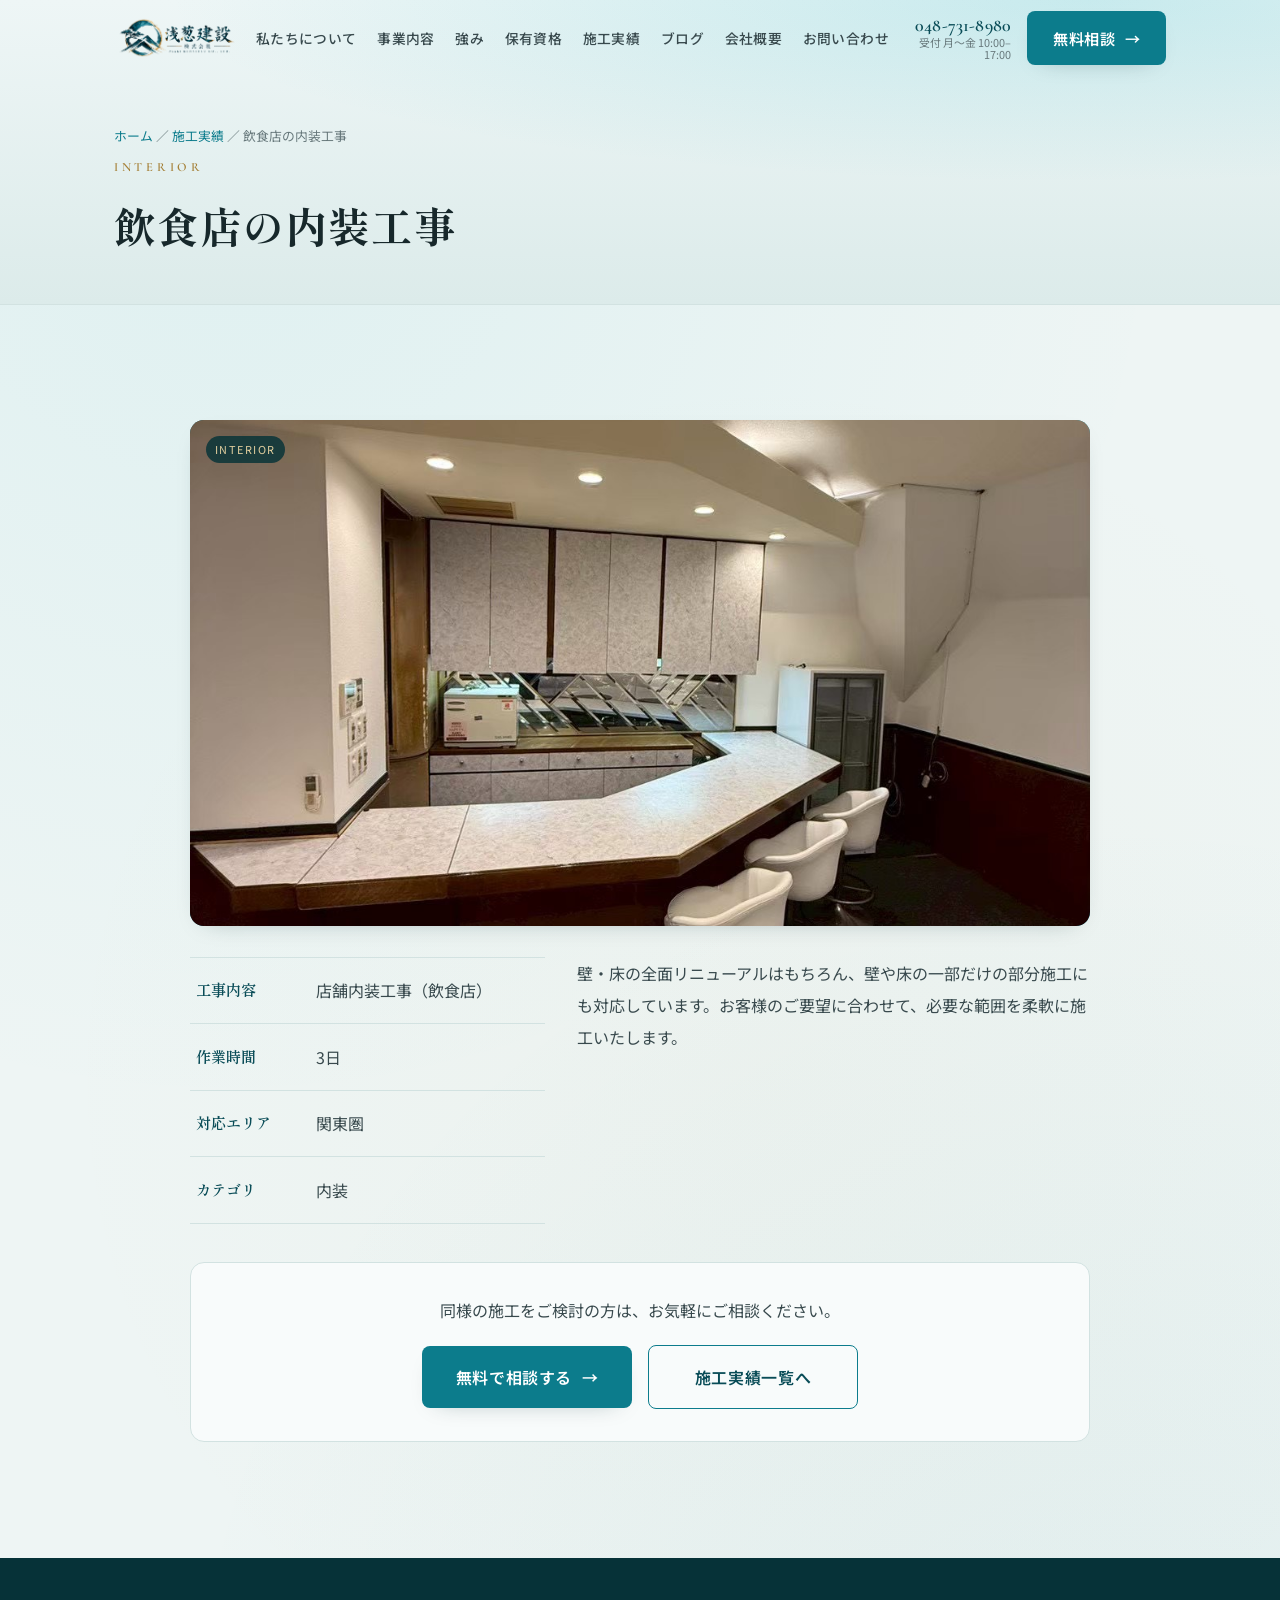
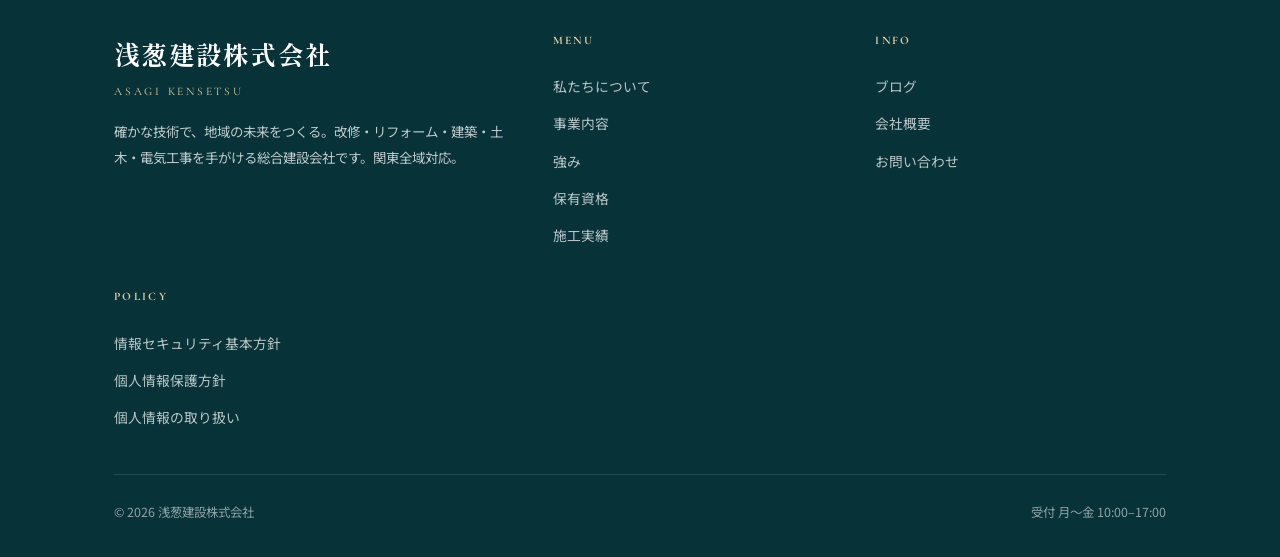
<file: work.html>
<!doctype html>
<html lang="ja">
<head>
<meta charset="utf-8">
<meta name="viewport" content="width=device-width, initial-scale=1">
<script>document.documentElement.className += " js";</script>
<title>施工実績 | 浅葱建設株式会社</title>
<meta name="description" content="浅葱建設株式会社の施工実績の詳細をご紹介します。">
<link rel="icon" href="assets/logo-mark.jpg">
<link rel="preconnect" href="https://fonts.googleapis.com">
<link rel="preconnect" href="https://fonts.gstatic.com" crossorigin>
<link href="https://fonts.googleapis.com/css2?family=Shippori+Mincho:wght@500;600;700&family=Noto+Sans+JP:wght@400;500;700&family=Cormorant+Garamond:wght@500;600&display=swap" rel="stylesheet">
<link rel="stylesheet" href="css/style.css?v=20261127b">
</head>
<body>

<header class="header" id="header">
  <div class="container">
    <a class="brand" href="index.html" aria-label="浅葱建設株式会社 トップへ"><img src="assets/logo-horizontal.png" alt="浅葱建設株式会社"></a>
    <nav class="nav" aria-label="メインナビゲーション">
      <a href="index.html#about">私たちについて</a>
      <a href="index.html#services">事業内容</a>
      <a href="index.html#strengths">強み</a>
      <a href="index.html#qualifications">保有資格</a>
      <a href="index.html#works">施工実績</a>
      <a href="blog.html">ブログ</a>
      <a href="index.html#company">会社概要</a>
      <a href="index.html#contact">お問い合わせ</a>
    </nav>
    <div class="header-cta">
      <a class="tel-link" href="tel:0487318980" data-todo="tel"><span class="num">048-731-8980</span><span class="lbl">受付 月〜金 10:00–17:00</span></a>
      <a class="btn btn--primary" href="index.html#contact">無料相談 <span class="arw">→</span></a>
      <button class="nav-toggle" id="navToggle" aria-label="メニューを開く" aria-expanded="false" aria-controls="drawer"><span></span><span></span><span></span></button>
    </div>
  </div>
</header>
<div class="drawer" id="drawer">
  <a href="index.html#about">私たちについて <span class="en">About</span></a>
  <a href="index.html#services">事業内容 <span class="en">Service</span></a>
  <a href="index.html#strengths">強み <span class="en">Strengths</span></a>
  <a href="index.html#qualifications">保有資格 <span class="en">Qualifications</span></a>
  <a href="index.html#works">施工実績 <span class="en">Works</span></a>
  <a href="blog.html">ブログ <span class="en">Blog</span></a>
  <a href="index.html#company">会社概要 <span class="en">Company</span></a>
  <a href="index.html#contact">お問い合わせ <span class="en">Contact</span></a>
  <div class="drawer-foot"><span class="num">048-731-8980</span><a class="btn btn--gold" href="index.html#contact">無料で相談する →</a></div>
</div>

<main id="detail">
  <section class="subhero">
    <div class="container">
      <p class="breadcrumb"><a href="index.html">ホーム</a> ／ <a href="index.html#works">施工実績</a> ／ <span id="crumb">—</span></p>
      <span class="eyebrow" id="w-cat">Works</span>
      <h1 id="w-title">施工実績</h1>
    </div>
  </section>
  <section class="section">
    <div class="container" id="w-body"></div>
  </section>
</main>

<footer class="footer">
  <div class="container">
    <div class="footer__top">
      <div class="footer__brand">
        <div class="wm">浅葱建設株式会社</div><div class="en">ASAGI KENSETSU</div>
        <p>確かな技術で、地域の未来をつくる。改修・リフォーム・建築・土木・電気工事を手がける総合建設会社です。関東全域対応。</p>
      </div>
      <div class="footer__col"><h4>Menu</h4><a href="index.html#about">私たちについて</a><a href="index.html#services">事業内容</a><a href="index.html#strengths">強み</a><a href="index.html#qualifications">保有資格</a><a href="index.html#works">施工実績</a></div>
      <div class="footer__col"><h4>Info</h4><a href="blog.html">ブログ</a><a href="index.html#company">会社概要</a><a href="index.html#contact">お問い合わせ</a></div>
      <div class="footer__col"><h4>Policy</h4><a href="security-policy.html">情報セキュリティ基本方針</a><a href="privacy-policy.html">個人情報保護方針</a><a href="privacy-policy.html#handling">個人情報の取り扱い</a></div>
    </div>
    <div class="footer__bottom"><span>© 2026 浅葱建設株式会社</span><span>受付 月〜金 10:00–17:00</span></div>
  </div>
</footer>
<div class="cta-bar"><a class="tel" href="tel:0487318980" data-todo="tel">☎ お電話</a><a class="contact" href="index.html#contact">✉ 無料相談</a></div>

<script src="js/main.js?v=20261126b"></script>
<script>
(function(){
  var DATA = {
    "1":{ cat:"INTERIOR", title:"飲食店の内装工事",
      img:"assets/photos/work-restaurant.jpg",
      spec:{ "工事内容":"店舗内装工事（飲食店）", "作業時間":"3日", "対応エリア":"関東圏", "カテゴリ":"内装" },
      body:"壁・床の全面リニューアルはもちろん、壁や床の一部だけの部分施工にも対応しています。お客様のご要望に合わせて、必要な範囲を柔軟に施工いたします。" },
    "2":{ cat:"INTERIOR", title:"集合住宅一室の内装工事",
      before:"assets/photos/work-apartment-before.jpg",
      after:"assets/photos/work-apartment-after.jpg",
      spec:{ "工事内容":"住居内装工事（集合住宅）", "作業時間":"7日", "対応エリア":"関東圏", "カテゴリ":"内装" },
      body:"床・壁の張り替えはもちろん、下地から丁寧に施工。お部屋全体を、清潔で明るく快適な空間へと一新しました。" }
  };
  function esc(s){return String(s).replace(/[&<>]/g,function(c){return{'&':'&amp;','<':'&lt;','>':'&gt;'}[c];});}
  var id=(new URLSearchParams(location.search)).get("id");
  var d=DATA[id]||DATA["1"];
  document.getElementById("crumb").textContent=d.title;
  document.getElementById("w-cat").textContent=d.cat;
  document.getElementById("w-title").textContent=d.title;
  document.title=d.title+" | 施工実績 | 浅葱建設株式会社";
  var rows="";
  for(var k in d.spec){ rows+='<dt>'+esc(k)+'</dt><dd>'+esc(d.spec[k])+'</dd>'; }
  var media = (d.before&&d.after)
    ? '<div class="ba"><div class="ba__item"><img src="'+d.before+'" alt="施工前" onerror="this.style.display=\'none\'"><span class="ba__tag">BEFORE</span></div><div class="ba__item"><img src="'+d.after+'" alt="施工後" onerror="this.style.display=\'none\'"><span class="ba__tag ba__tag--after">AFTER</span></div></div>'
    : '<div class="detail__media"><img src="'+d.img+'" alt="'+esc(d.title)+'" onerror="this.style.display=\'none\'"><span class="work__cat" style="position:absolute;top:1rem;left:1rem">'+esc(d.cat)+'</span></div>';
  var html='<div class="detail">'
    +media
    +'<div class="detail__grid">'
    +'<dl class="spec detail__spec">'+rows+'</dl>'
    +'<div class="detail__text"><p>'+esc(d.body)+'</p></div>'
    +'</div>'
    +'<div class="detail__cta"><p>同様の施工をご検討の方は、お気軽にご相談ください。</p>'
    +'<a class="btn btn--primary btn--lg" href="index.html#contact">無料で相談する <span class="arw">→</span></a>'
    +'<a class="btn btn--ghost btn--lg" href="index.html#works">施工実績一覧へ</a></div>'
    +'</div>';
  document.getElementById("w-body").innerHTML=html;
})();
</script>
</body>
</html>
</file>
<file: css/style.css>
/* =========================================================
   浅葱建設株式会社 — style.css
   Design tokens & styles per DESIGN.md
   Asagi (teal) × Gold × Washi. Sumi-e / 和モダン.
   ========================================================= */

/* ---------- Tokens ---------- */
:root{
  /* Asagi (浅葱色) — 基調。明るい浅葱の青緑 */
  --asagi-900:#063238; --asagi-800:#094c57; --asagi-700:#0c7c8c;  /* PRIMARY（白文字AA） */
  --asagi-600:#109aad; --asagi-500:#19b4c6; --asagi-400:#4cc3d2;  /* 明るい浅葱＝アクセント/地 */
  --asagi-100:#d3edf1;
  /* Gold — アクセント（少量で） */
  --gold-700:#8a6a2c; --gold-600:#a6823a; --gold-500:#bf9a4c; --gold-300:#e2cf9f;
  /* Washi / neutrals — 浅葱を含んだ淡い地 */
  --washi:#eef5f4; --washi-2:#e3efee; --paper:#f8fbfb; --white:#fff;
  /* Sumi (ink) */
  --sumi-900:#17282b; --sumi-700:#38494d; --sumi-500:#67787b; --line:#d2e2e1;

  --font-serif:"Shippori Mincho","Noto Serif JP",serif;
  --font-sans:"Noto Sans JP",system-ui,-apple-system,sans-serif;
  --font-en:"Cormorant Garamond","Shippori Mincho",serif;

  --fs-hero:clamp(2.4rem,6vw,4.4rem);
  --fs-h2:clamp(1.8rem,3.6vw,2.8rem);
  --fs-h3:clamp(1.15rem,2vw,1.4rem);
  --fs-lead:clamp(1rem,1.3vw,1.15rem);
  --fs-body:1rem; --fs-small:.875rem; --fs-label:.78rem;

  --maxw:1180px;
  --gutter:clamp(1.25rem,5vw,4rem);
  --section-y:clamp(4.5rem,9vw,8rem);
  --radius:14px; --radius-sm:8px;
  --shadow:0 18px 50px -24px rgba(12,47,53,.35);
  --shadow-sm:0 8px 24px -16px rgba(12,47,53,.4);
  --ease:cubic-bezier(.22,.61,.36,1);
  --header-h:76px;
}

/* ---------- Reset / base ---------- */
*,*::before,*::after{box-sizing:border-box}
*{margin:0}
html{scroll-behavior:smooth;-webkit-text-size-adjust:100%}
body{
  font-family:var(--font-sans);
  font-size:var(--fs-body);
  line-height:1.9;
  color:var(--sumi-900);
  background:var(--washi);
  /* subtle washi grain */
  background-image:
    radial-gradient(circle at 18% 8%, rgba(25,180,198,.07), transparent 42%),
    radial-gradient(circle at 88% 82%, rgba(12,124,140,.06), transparent 46%),
    radial-gradient(circle at 60% 50%, rgba(191,154,76,.03), transparent 55%);
  -webkit-font-smoothing:antialiased;
  overflow-x:hidden;
}
img{max-width:100%;display:block;height:auto}
a{color:inherit;text-decoration:none}
button{font:inherit;cursor:pointer;border:none;background:none;color:inherit}
ul{list-style:none;padding:0}
:focus-visible{outline:2px solid var(--gold-500);outline-offset:3px;border-radius:4px}

/* ---------- Layout utils ---------- */
.container{max-width:var(--maxw);margin-inline:auto;padding-inline:var(--gutter);width:100%}
.section{padding-block:var(--section-y);position:relative}
.section--alt{background:var(--washi-2)}
.section--ink{background:var(--asagi-900);color:#fff}
.section--paper{background:var(--paper)}

/* English label + 和文大見出し + gold rule */
.eyebrow{
  font-family:var(--font-en);
  font-size:var(--fs-label);
  letter-spacing:.3em;
  text-transform:uppercase;
  color:var(--gold-600);
  font-weight:600;
  display:inline-block;
}
.section--ink .eyebrow{color:var(--gold-300)}
.sec-title{
  font-family:var(--font-serif);
  font-size:var(--fs-h2);
  font-weight:600;
  line-height:1.35;
  letter-spacing:.02em;
  margin:.5rem 0 1rem;
}
.sec-rule{width:56px;height:2px;background:linear-gradient(90deg,var(--asagi-500),var(--gold-500));border:0;margin:0 0 1.4rem}
.sec-head{max-width:680px;margin-bottom:clamp(2rem,4vw,3.2rem)}
.sec-head--center{margin-inline:auto;text-align:center}
.sec-head--center .sec-rule{margin-inline:auto}
.sec-head--center .eyebrow{display:block}
.lead{font-size:var(--fs-lead);color:var(--sumi-700);line-height:1.95}
.section--ink .lead{color:rgba(255,255,255,.8)}

/* ---------- Buttons ---------- */
.btn{
  display:inline-flex;align-items:center;gap:.6em;
  padding:.85em 1.7em;border-radius:var(--radius-sm);
  font-family:var(--font-sans);font-weight:600;font-size:.95rem;letter-spacing:.04em;
  transition:transform .25s var(--ease),background .25s var(--ease),box-shadow .25s var(--ease),color .25s var(--ease);
  white-space:nowrap;
}
.btn .arw{transition:transform .25s var(--ease)}
.btn:hover .arw{transform:translateX(4px)}
.btn--primary{background:var(--asagi-700);color:#fff;box-shadow:var(--shadow-sm)}
.btn--primary:hover{background:var(--asagi-800);transform:translateY(-2px)}
.btn--ghost{border:1.5px solid var(--asagi-700);color:var(--asagi-800)}
.btn--ghost:hover{background:rgba(21,86,94,.07);transform:translateY(-2px)}
.btn--gold{background:linear-gradient(180deg,var(--gold-500),var(--gold-600));color:#2a2008;box-shadow:var(--shadow-sm)}
.btn--gold:hover{transform:translateY(-2px);filter:brightness(1.04)}
.btn--lg{padding:1em 2.1em;font-size:1rem}
.section--ink .btn--ghost{border-color:rgba(255,255,255,.6);color:#fff}
.section--ink .btn--ghost:hover{background:rgba(255,255,255,.1)}

/* ---------- Header / Nav ---------- */
.header{
  position:fixed;inset:0 0 auto;z-index:100;height:var(--header-h);
  display:flex;align-items:center;
  transition:background .3s var(--ease),box-shadow .3s var(--ease),height .3s var(--ease);
}
.header.scrolled{background:rgba(238,245,244,.94);backdrop-filter:blur(10px);box-shadow:0 1px 0 var(--line),0 10px 30px -22px rgba(12,47,53,.5)}
.header .container{display:flex;align-items:center;justify-content:space-between;gap:1rem}
.brand{display:flex;align-items:center;gap:.7rem}
.brand img{height:44px;width:auto}
.brand .brand-sub{display:none}
.nav{display:flex;align-items:center;gap:clamp(.8rem,1.6vw,1.6rem)}
.nav a{
  font-size:.86rem;font-weight:500;color:var(--sumi-700);letter-spacing:.03em;
  position:relative;padding:.3rem 0;transition:color .2s;white-space:nowrap;
}
.nav a::after{content:"";position:absolute;left:0;bottom:-2px;width:0;height:1.5px;background:var(--gold-500);transition:width .25s var(--ease)}
.nav a:hover{color:var(--asagi-700)}
.nav a:hover::after{width:100%}
.header-cta{display:flex;align-items:center;gap:1rem}
.tel-link{display:flex;flex-direction:column;line-height:1.15;text-align:right}
.tel-link .num{font-family:var(--font-en);font-size:1.12rem;font-weight:600;color:var(--asagi-800);letter-spacing:.01em;white-space:nowrap}
.tel-link .lbl{font-size:.68rem;color:var(--sumi-500)}
.nav-toggle{display:none;width:44px;height:44px;flex-direction:column;justify-content:center;gap:5px;align-items:center}
.nav-toggle span{width:24px;height:2px;background:var(--sumi-900);transition:.3s var(--ease)}

/* mobile drawer */
@media(max-width:1080px){
  .nav,.header-cta .tel-link,.header-cta .btn{display:none}
  .nav-toggle{display:flex}
  .drawer{
    position:fixed;inset:0;z-index:99;background:var(--asagi-900);color:#fff;
    display:flex;flex-direction:column;justify-content:flex-start;gap:.2rem;
    padding:calc(var(--header-h) + .8rem) var(--gutter) 2.4rem;
    overflow-y:auto;-webkit-overflow-scrolling:touch;overscroll-behavior:contain;
    transform:translateX(100%);transition:transform .4s var(--ease);visibility:hidden;
  }
  .drawer.open{transform:translateX(0);visibility:visible}
  .drawer a{font-family:var(--font-serif);font-size:1.18rem;color:#fff;padding:.56rem 0;border-bottom:1px solid rgba(255,255,255,.12);display:flex;justify-content:space-between;align-items:center}
  .drawer a .en{font-family:var(--font-en);font-size:.75rem;letter-spacing:.2em;color:var(--gold-300)}
  .drawer .drawer-foot{margin-top:1.4rem;display:flex;flex-direction:column;gap:.9rem}
  .drawer .drawer-foot .num{font-family:var(--font-en);font-size:1.7rem;color:var(--gold-300)}
  .nav-open .nav-toggle span:nth-child(1){transform:translateY(7px) rotate(45deg);background:#fff}
  .nav-open .nav-toggle span:nth-child(2){opacity:0}
  .nav-open .nav-toggle span:nth-child(3){transform:translateY(-7px) rotate(-45deg);background:#fff}
  .nav-open{overflow:hidden}
  /* メニュー表示中はヘッダーを透明に、ロゴを白く反転して視認性確保 */
  .nav-open .header{background:transparent;box-shadow:none;-webkit-backdrop-filter:none;backdrop-filter:none}
  .nav-open .brand img{filter:brightness(0) invert(1);opacity:.95}
}
.drawer{display:none}
@media(max-width:1080px){.drawer{display:flex}}

/* ---------- Hero ---------- */
.hero{
  position:relative;min-height:100svh;display:flex;align-items:center;
  padding-top:var(--header-h);overflow:hidden;
  background:
    radial-gradient(130% 100% at 82% 6%, rgba(25,180,198,.22), transparent 58%),
    radial-gradient(90% 80% at 0% 100%, rgba(12,124,140,.12), transparent 60%),
    linear-gradient(180deg,#eef6f6 0%, #dcebea 100%);
}
.hero__mark{
  position:absolute;right:-6%;top:50%;transform:translateY(-50%);
  width:min(600px,56vw);opacity:.10;pointer-events:none;
  -webkit-mask-image:radial-gradient(circle,#000 55%,transparent 72%);
          mask-image:radial-gradient(circle,#000 55%,transparent 72%);
}
.hero__enso{
  position:absolute;left:-120px;bottom:-120px;width:380px;height:380px;border-radius:50%;
  border:2px solid var(--gold-500);opacity:.1;pointer-events:none;
}
.hero__inner{position:relative;z-index:2;max-width:760px}
.hero__loc{font-size:.8rem;letter-spacing:.2em;color:var(--sumi-500);margin-bottom:1.4rem;display:flex;align-items:center;gap:.6rem}
.hero__loc::before{content:"";width:26px;height:1px;background:var(--gold-500)}
.hero__title{
  font-family:var(--font-serif);font-weight:700;font-size:var(--fs-hero);
  line-height:1.3;letter-spacing:.03em;color:var(--sumi-900);
}
.hero__title .accent{color:var(--asagi-700);position:relative}
.hero__sub{margin-top:1.6rem;font-size:var(--fs-lead);color:var(--sumi-700);max-width:34em;line-height:2}
.hero__pills{display:flex;flex-wrap:wrap;gap:.6rem;margin-top:1.8rem}
.pill{
  font-size:.82rem;font-weight:500;letter-spacing:.06em;color:var(--asagi-800);
  padding:.45em 1.1em;border:1px solid var(--line);border-radius:999px;background:rgba(255,255,255,.5);
}
.pill b{color:var(--gold-600);font-weight:700;margin-right:.3em}
.hero__cta{display:flex;flex-wrap:wrap;gap:1rem;margin-top:2.4rem}
.scroll-cue{
  position:absolute;left:var(--gutter);bottom:1.6rem;z-index:2;
  font-family:var(--font-en);font-size:.7rem;letter-spacing:.3em;color:var(--sumi-500);
  writing-mode:vertical-rl;display:flex;align-items:center;gap:.8rem;
}
.scroll-cue::after{content:"";width:1px;height:48px;background:linear-gradient(var(--gold-500),transparent);animation:cue 2s var(--ease) infinite}
@keyframes cue{0%{transform:scaleY(0);transform-origin:top}50%{transform:scaleY(1);transform-origin:top}50.1%{transform-origin:bottom}100%{transform:scaleY(0);transform-origin:bottom}}

/* ---------- Trust strip ---------- */
.trust{background:var(--asagi-900);color:#fff;position:relative}
.trust__grid{display:grid;grid-template-columns:repeat(4,1fr);gap:1px;background:rgba(255,255,255,.1)}
.trust__item{background:var(--asagi-900);padding:2.2rem 1.4rem;text-align:center}
.trust__num{font-family:var(--font-serif);font-size:clamp(2rem,4vw,2.9rem);font-weight:700;color:var(--gold-300);line-height:1}
.trust__num .u{font-size:.5em;margin-left:.15em;color:#fff}
.trust__lbl{margin-top:.6rem;font-size:.82rem;letter-spacing:.08em;color:rgba(255,255,255,.75)}
@media(max-width:720px){.trust__grid{grid-template-columns:repeat(2,1fr)}}

/* ---------- About ---------- */
.about__wrap{display:grid;grid-template-columns:1.1fr .9fr;gap:clamp(2rem,5vw,4.5rem);align-items:center}
.about__body p{margin-bottom:1.2rem;color:var(--sumi-700)}
.about__quote{font-family:var(--font-serif);font-size:clamp(1.3rem,2.6vw,1.9rem);line-height:1.7;color:var(--asagi-800);margin-bottom:1.4rem;font-weight:600}
.about__stats{display:grid;grid-template-columns:repeat(2,1fr);gap:1rem}
.mini-stat{background:var(--paper);border:1px solid var(--line);border-radius:var(--radius);padding:1.4rem}
.mini-stat .n{font-family:var(--font-serif);font-size:1.9rem;color:var(--asagi-700);font-weight:700;line-height:1}
.mini-stat .t{font-size:.82rem;color:var(--sumi-500);margin-top:.4rem}
.about__visual{position:relative}
.about__visual img{filter:drop-shadow(0 18px 38px rgba(12,47,53,.16))}
/* about visual frame removed per request */
@media(max-width:860px){.about__wrap{grid-template-columns:1fr}.about__visual{order:-1;max-width:420px}}

/* ---------- Services ---------- */
.cards{display:grid;grid-template-columns:repeat(auto-fit,minmax(248px,1fr));gap:clamp(1rem,2vw,1.6rem)}
.card{
  background:var(--paper);border:1px solid var(--line);border-radius:var(--radius);
  padding:0;position:relative;overflow:hidden;
  transition:transform .3s var(--ease),box-shadow .3s var(--ease),border-color .3s var(--ease);
}
.card__media{position:relative;aspect-ratio:16/10;background:linear-gradient(135deg,var(--asagi-800),var(--asagi-500));overflow:hidden}
.card__media img{position:absolute;inset:0;width:100%;height:100%;object-fit:cover}
.card__media::after{content:"";position:absolute;inset:0;background:linear-gradient(180deg,rgba(6,50,56,0) 55%,rgba(6,50,56,.28));pointer-events:none}
.card__pad{padding:1.6rem 1.6rem 1.9rem}
.card::before{content:"";position:absolute;inset:0 0 auto;height:3px;background:linear-gradient(90deg,var(--asagi-700),var(--gold-500));transform:scaleX(0);transform-origin:left;transition:transform .35s var(--ease)}
.card:hover{transform:translateY(-6px);box-shadow:var(--shadow);border-color:var(--gold-300)}
.card:hover::before{transform:scaleX(1)}
.card__no{font-family:var(--font-en);font-size:1.4rem;font-weight:600;color:var(--gold-500)}
.card__en{font-family:var(--font-en);font-size:.72rem;letter-spacing:.24em;color:var(--sumi-500);text-transform:uppercase;display:block;margin-top:.2rem}
.card__title{font-family:var(--font-serif);font-size:var(--fs-h3);font-weight:600;margin:.5rem 0 .8rem;color:var(--sumi-900)}
.card__desc{font-size:.92rem;color:var(--sumi-700);line-height:1.85}
.card__list{margin-top:1rem;display:flex;flex-wrap:wrap;gap:.4rem}
.card__list li{font-size:.75rem;color:var(--asagi-800);background:rgba(21,86,94,.07);border-radius:999px;padding:.3em .8em}
.services__note{margin-top:clamp(1.6rem,3vw,2.4rem);text-align:center;font-size:.95rem;color:var(--sumi-700);background:var(--paper);border:1px solid var(--line);border-radius:var(--radius);padding:1.2rem 1.5rem;line-height:2}
.services__note b{color:var(--asagi-800);font-weight:700}
.services__note a{display:inline-block;color:var(--asagi-700);font-weight:600;margin-left:.3em;white-space:nowrap;text-decoration:underline;text-underline-offset:3px;text-decoration-color:var(--asagi-500)}
.services__note a:hover{color:var(--asagi-800)}

/* ---------- Philosophy (reversed band) ---------- */
.philosophy{position:relative;overflow:hidden;text-align:center}
.philosophy .container{position:relative;z-index:2;max-width:860px}
.philosophy__en{font-family:var(--font-en);letter-spacing:.3em;color:var(--gold-300);font-size:.8rem}
.philosophy__quote{font-family:var(--font-serif);font-weight:600;font-size:clamp(1.5rem,3.4vw,2.4rem);line-height:1.8;margin:1.4rem 0 1.6rem;letter-spacing:.03em}
.philosophy__quote .q{color:var(--gold-300)}
.philosophy__body{color:rgba(255,255,255,.8);max-width:46em;margin-inline:auto}
.philosophy__ring{position:absolute;right:-140px;top:-140px;width:420px;height:420px;border:2px solid rgba(191,154,76,.25);border-radius:50%}
.philosophy__ring2{position:absolute;left:-100px;bottom:-160px;width:320px;height:320px;border:1px solid rgba(255,255,255,.08);border-radius:50%}

/* ---------- Strengths ---------- */
.strengths__grid{display:grid;grid-template-columns:repeat(auto-fit,minmax(300px,1fr));gap:clamp(1rem,2vw,1.8rem)}
.strength{display:flex;gap:1.2rem;padding:1.8rem;background:var(--paper);border:1px solid var(--line);border-radius:var(--radius);transition:transform .3s var(--ease),box-shadow .3s var(--ease)}
.strength:hover{transform:translateY(-4px);box-shadow:var(--shadow-sm)}
.strength__no{flex:0 0 auto;font-family:var(--font-en);font-size:2.4rem;font-weight:600;color:var(--gold-500);line-height:1;opacity:.85}
.strength__en{font-family:var(--font-en);font-size:.7rem;letter-spacing:.22em;color:var(--asagi-700);text-transform:uppercase}
.strength__title{font-family:var(--font-serif);font-size:1.1rem;font-weight:600;margin:.2rem 0 .6rem;color:var(--sumi-900);line-height:1.5}
.strength__desc{font-size:.88rem;color:var(--sumi-700);line-height:1.8}

/* ---------- Flow ---------- */
.flow{display:grid;grid-template-columns:repeat(5,1fr);gap:1rem;counter-reset:step}
.flow__step{position:relative;text-align:center;padding:1.4rem .8rem}
.flow__dot{width:62px;height:62px;border-radius:50%;background:var(--asagi-700);color:#fff;display:flex;align-items:center;justify-content:center;margin:0 auto 1rem;position:relative;z-index:2;box-shadow:0 8px 20px -10px rgba(12,47,53,.55)}
.flow__dot::before{counter-increment:step;content:counter(step,decimal-leading-zero);font-family:var(--font-en);font-size:1.4rem;font-weight:600;letter-spacing:.02em}
.flow__step:not(:last-child) .flow__dot::after{content:"";position:absolute;left:100%;top:50%;width:calc(100% + 1rem);height:1px;background:repeating-linear-gradient(90deg,var(--gold-500) 0 6px,transparent 6px 12px);z-index:1}
.flow__t{font-family:var(--font-serif);font-weight:600;font-size:1rem;margin-bottom:.3rem}
.flow__d{font-size:.78rem;color:var(--sumi-500);line-height:1.7}
@media(max-width:860px){.flow{grid-template-columns:1fr;gap:0}
  .flow__step{display:grid;grid-template-columns:auto 1fr;gap:1.1rem;text-align:left;align-items:start;padding:1rem 0}
  .flow__dot{margin:0}
  .flow__step:not(:last-child) .flow__dot::after{left:50%;top:100%;width:1px;height:calc(100% + 0rem);background:repeating-linear-gradient(180deg,var(--gold-500) 0 6px,transparent 6px 12px)}
}

/* ---------- Works ---------- */
.works__grid{display:grid;grid-template-columns:repeat(auto-fit,minmax(260px,1fr));gap:clamp(1rem,2vw,1.6rem)}
.works__grid--few{grid-template-columns:repeat(auto-fit,minmax(280px,360px));justify-content:center}
.work{border-radius:var(--radius);overflow:hidden;background:var(--paper);border:1px solid var(--line);transition:transform .3s var(--ease),box-shadow .3s var(--ease)}
.work:hover{transform:translateY(-5px);box-shadow:var(--shadow)}
.work__img{aspect-ratio:4/3;background:linear-gradient(135deg,var(--asagi-800),var(--asagi-600));position:relative;display:flex;align-items:center;justify-content:center;color:rgba(255,255,255,.5);font-family:var(--font-en);letter-spacing:.2em;font-size:.8rem}
.work__img img{position:absolute;inset:0;width:100%;height:100%;object-fit:cover}
.work__cat{position:absolute;z-index:2;top:.8rem;left:.8rem;background:rgba(6,50,56,.82);color:var(--gold-300);font-size:.68rem;letter-spacing:.14em;padding:.3em .8em;border-radius:999px}
.work__body{padding:1.2rem 1.3rem 1.5rem}
.work__title{font-family:var(--font-serif);font-size:1.05rem;font-weight:600;margin-bottom:.4rem}
.work__meta{font-size:.78rem;color:var(--sumi-500)}

/* ---------- Company ---------- */
.company__wrap{display:grid;grid-template-columns:1fr;gap:2rem;max-width:820px;margin-inline:auto}
.spec{display:grid;grid-template-columns:200px 1fr;border-top:1px solid var(--line)}
.spec__row{display:contents}
.spec dt,.spec dd{padding:1.1rem .4rem;border-bottom:1px solid var(--line)}
.spec dt{font-family:var(--font-serif);font-weight:600;color:var(--asagi-800);font-size:.95rem}
.spec dd{color:var(--sumi-700)}
.todo{display:inline-block;font-size:.72rem;letter-spacing:.08em;color:var(--gold-700);background:rgba(191,154,76,.14);border:1px dashed var(--gold-500);border-radius:999px;padding:.15em .8em;vertical-align:middle}
@media(max-width:620px){.spec{grid-template-columns:1fr}.spec dt{padding-bottom:.2rem;border-bottom:0}.spec dd{padding-top:.2rem}}

/* ---------- Contact ---------- */
.contact__wrap{display:grid;grid-template-columns:.85fr 1.15fr;gap:clamp(2rem,4vw,3.5rem)}
.contact__info{align-self:start}
.info-block{display:flex;gap:1rem;padding:1.3rem 0;border-bottom:1px solid var(--line)}
.info-block:first-child{padding-top:0}
.info-block .ic{flex:0 0 auto;width:44px;height:44px;border-radius:50%;background:rgba(21,86,94,.08);display:flex;align-items:center;justify-content:center;color:var(--asagi-700)}
.info-block .en{font-family:var(--font-en);font-size:.7rem;letter-spacing:.2em;color:var(--gold-600);text-transform:uppercase}
.info-block .v{font-size:1.05rem;font-weight:600;color:var(--sumi-900)}
.info-block .s{font-size:.8rem;color:var(--sumi-500)}
.form{background:var(--paper);border:1px solid var(--line);border-radius:var(--radius);padding:clamp(1.5rem,3vw,2.4rem)}
.field{margin-bottom:1.1rem}
.field label{display:block;font-size:.85rem;font-weight:600;margin-bottom:.4rem;color:var(--sumi-900)}
.field label .req{color:#b24a3c;font-size:.75rem;margin-left:.3em}
.field input,.field select,.field textarea{
  width:100%;padding:.8em .9em;border:1px solid var(--line);border-radius:var(--radius-sm);
  background:#fff;font:inherit;font-size:.95rem;color:var(--sumi-900);transition:border-color .2s,box-shadow .2s;
}
.field input:focus,.field select:focus,.field textarea:focus{outline:none;border-color:var(--asagi-600);box-shadow:0 0 0 3px rgba(42,141,151,.15)}
.field textarea{resize:vertical;min-height:120px}
.field--row{display:grid;grid-template-columns:1fr 1fr;gap:1.1rem}
.consent{display:flex;gap:.6rem;align-items:flex-start;font-size:.82rem;color:var(--sumi-700);margin-bottom:1.2rem}
.consent input{margin-top:.25rem}
.consent a{color:var(--asagi-700);font-weight:600;text-decoration:underline;text-underline-offset:3px;text-decoration-thickness:1.5px;text-decoration-color:var(--asagi-500)}
.consent a:hover{color:var(--asagi-800);text-decoration-color:var(--asagi-700)}
.form__note{font-size:.78rem;color:var(--sumi-500);margin-top:.9rem;text-align:center}
.form-msg{display:none;margin-top:1rem;padding:.9rem 1rem;border-radius:var(--radius-sm);background:rgba(21,86,94,.1);color:var(--asagi-800);font-size:.88rem;text-align:center}
.form-msg.show{display:block}
.form-msg.error{background:rgba(178,74,60,.12);color:#9a3b2f}

/* ---------- 代表メッセージ ---------- */
.message__wrap{display:grid;grid-template-columns:.85fr 1.15fr;gap:clamp(1.8rem,4vw,3.5rem);align-items:start}
.message__photo{position:relative}
.message__ph{position:relative;aspect-ratio:3/4;border-radius:var(--radius);overflow:hidden;background:var(--washi-2);border:1px solid var(--line);box-shadow:var(--shadow-sm);display:flex;align-items:center;justify-content:center}
.message__ph img{position:absolute;inset:0;width:100%;height:100%;object-fit:cover}
.message__phtext{display:none;text-align:center;color:var(--sumi-500);font-family:var(--font-serif);font-size:1rem;line-height:1.7}
.message__phtext small{font-size:.8rem}
.message__ph--empty .message__phtext{display:block}
.message__name{margin-top:1rem;text-align:center;font-family:var(--font-serif);font-size:1.5rem;font-weight:600;color:var(--sumi-900);letter-spacing:.04em}
.message__name small{display:block;font-size:.78rem;color:var(--sumi-500);font-weight:400;letter-spacing:.14em;margin-bottom:.3rem}
.message__lead{font-family:var(--font-serif);font-size:clamp(1.25rem,2.6vw,1.7rem);line-height:1.7;color:var(--asagi-800);font-weight:600;margin-bottom:1.5rem}
.message__body > p{color:var(--sumi-700);line-height:1.95;margin-bottom:1rem}
.message__career{margin-top:2rem;background:var(--paper);border:1px solid var(--line);border-radius:var(--radius);padding:clamp(1.2rem,2.5vw,1.6rem)}
.message__careerttl{font-family:var(--font-serif);font-size:1.05rem;font-weight:600;color:var(--asagi-800);margin-bottom:.9rem;padding-bottom:.5rem;border-bottom:1px solid var(--line)}
.career li{display:grid;grid-template-columns:auto 1fr;gap:1.1rem;padding:.55rem 0;align-items:baseline;border-bottom:1px dashed var(--line)}
.career li:last-child{border-bottom:0}
.career__date{font-family:var(--font-en);font-weight:600;color:var(--gold-600);font-size:.98rem;letter-spacing:.02em;white-space:nowrap}
.career__txt{color:var(--sumi-700);font-size:.92rem;line-height:1.7}
@media(max-width:820px){.message__wrap{grid-template-columns:1fr}.message__photo{width:100%;max-width:440px;margin-inline:auto}}
@media(max-width:520px){.message__photo{max-width:100%}}
@media(max-width:860px){.contact__wrap{grid-template-columns:1fr}.field--row{grid-template-columns:1fr}}

/* ---------- Footer ---------- */
.footer{background:var(--asagi-900);color:rgba(255,255,255,.75);padding-block:clamp(3rem,6vw,4.5rem) 2rem}
.footer__top{display:grid;grid-template-columns:1.4fr 1fr 1fr;gap:2rem;padding-bottom:2.4rem;border-bottom:1px solid rgba(255,255,255,.12)}
.footer__brand .wm{font-family:var(--font-serif);font-size:1.6rem;font-weight:700;color:#fff;letter-spacing:.05em}
.footer__brand .en{font-family:var(--font-en);letter-spacing:.24em;font-size:.72rem;color:var(--gold-300);margin-top:.2rem}
.footer__brand p{font-size:.84rem;margin-top:1rem;max-width:30em;line-height:1.9}
.footer__col h4{font-family:var(--font-en);font-size:.72rem;letter-spacing:.2em;color:var(--gold-300);text-transform:uppercase;margin-bottom:1rem}
.footer__col a{display:block;font-size:.86rem;padding:.35rem 0;color:rgba(255,255,255,.72);transition:color .2s}
.footer__col a:hover{color:#fff}
.footer__bottom{display:flex;justify-content:space-between;gap:1rem;flex-wrap:wrap;padding-top:1.6rem;font-size:.78rem;color:rgba(255,255,255,.55)}
@media(max-width:760px){.footer__top{grid-template-columns:1fr 1fr}.footer__brand{grid-column:1/-1}}

/* ---------- Mobile sticky CTA ---------- */
.cta-bar{
  position:fixed;left:0;right:0;bottom:0;z-index:90;display:none;
  grid-template-columns:1fr 1fr;gap:1px;background:rgba(255,255,255,.15);
  box-shadow:0 -8px 24px -18px rgba(0,0,0,.6);
}
.cta-bar a{display:flex;align-items:center;justify-content:center;gap:.5rem;padding:1rem;font-size:.9rem;font-weight:600}
.cta-bar .tel{background:var(--asagi-900);color:#fff}
.cta-bar .contact{background:var(--gold-500);color:#2a2008}
@media(max-width:960px){.cta-bar{display:grid}body{padding-bottom:58px}}

/* ---------- Reveal animation (progressive enhancement: hidden only when JS is on) ---------- */
.js .reveal{opacity:0;transform:translateY(26px);transition:opacity .7s var(--ease),transform .7s var(--ease)}
.reveal.in{opacity:1;transform:none}
.reveal[data-delay="1"]{transition-delay:.08s}
.reveal[data-delay="2"]{transition-delay:.16s}
.reveal[data-delay="3"]{transition-delay:.24s}
.reveal[data-delay="4"]{transition-delay:.32s}

@media(prefers-reduced-motion:reduce){
  *{animation:none!important;scroll-behavior:auto!important}
  .reveal{opacity:1;transform:none;transition:none}
  .scroll-cue::after{animation:none}
}

/* ---------- News ---------- */
.news{padding-block:clamp(3rem,6vw,4.5rem)}
.news__head{display:flex;justify-content:space-between;align-items:flex-end;gap:1rem;margin-bottom:1.2rem}
.news__title{font-family:var(--font-serif);font-size:clamp(1.5rem,2.6vw,2rem);font-weight:600;margin-top:.2rem}
.news__all{font-size:.85rem;font-weight:600;color:var(--asagi-700);white-space:nowrap}
.news__all:hover{color:var(--asagi-800)}
.news__list{border-top:1px solid var(--line)}
.news__item a{display:grid;grid-template-columns:auto auto 1fr;gap:1.2rem;align-items:center;padding:1.05rem .4rem;border-bottom:1px solid var(--line);transition:background .2s var(--ease),padding .2s var(--ease)}
.news__item a:hover{background:rgba(25,180,198,.06);padding-left:1rem}
.news__item time{font-family:var(--font-en);font-size:.98rem;color:var(--sumi-500);letter-spacing:.03em}
.news__cat{font-size:.72rem;letter-spacing:.06em;padding:.25em .9em;border-radius:999px;white-space:nowrap}
.cat--info{background:rgba(25,180,198,.13);color:var(--asagi-700)}
.cat--works{background:rgba(191,154,76,.17);color:var(--gold-700)}
.news__txt{font-size:.92rem;color:var(--sumi-900)}
@media(max-width:640px){
  .news__item a{grid-template-columns:auto 1fr;grid-template-areas:"date cat" "txt txt";gap:.4rem 1rem}
  .news__item time{grid-area:date}.news__cat{grid-area:cat;justify-self:start}.news__txt{grid-area:txt}
}

/* ---------- Area + Satisfaction band ---------- */
.areaband{background:var(--asagi-900);color:#fff}
.areaband__inner{display:flex;justify-content:space-between;align-items:center;gap:2rem;padding-block:2.2rem;flex-wrap:wrap}
.areaband__en{font-family:var(--font-en);letter-spacing:.26em;font-size:.72rem;color:var(--gold-300);text-transform:uppercase}
.areaband__main{font-family:var(--font-serif);font-size:1.7rem;font-weight:700;line-height:1.2;margin-top:.25rem}
.areaband__pref{font-size:.82rem;color:rgba(255,255,255,.72);margin-top:.35rem}
.areaband__sat{text-align:right}
.areaband__num{font-family:var(--font-serif);font-weight:700;line-height:1;color:var(--gold-300);font-size:clamp(2.4rem,5vw,3.4rem)}
.areaband__num .u{font-size:.45em;margin-left:.1em;color:#fff}
@media(max-width:560px){.areaband__inner{flex-direction:column;align-items:flex-start}.areaband__sat{text-align:left}}

/* ---------- Our Name (origin) ---------- */
.origin__grid{display:grid;grid-template-columns:repeat(auto-fit,minmax(240px,1fr));gap:clamp(1rem,2vw,1.6rem)}
.origin__card{background:var(--paper);border:1px solid var(--line);border-radius:var(--radius);padding:2rem 1.7rem;position:relative;transition:transform .3s var(--ease),box-shadow .3s var(--ease)}
.origin__card::before{content:"";position:absolute;left:1.7rem;top:1.7rem;width:30px;height:2px;background:var(--gold-500)}
.origin__card:hover{transform:translateY(-4px);box-shadow:var(--shadow-sm)}
.origin__en{font-family:var(--font-en);font-size:.72rem;letter-spacing:.24em;color:var(--asagi-700);text-transform:uppercase;display:block;margin-top:1rem}
.origin__title{font-family:var(--font-serif);font-size:1.25rem;font-weight:600;margin:.5rem 0 .7rem;color:var(--asagi-800)}
.origin__desc{font-size:.9rem;color:var(--sumi-700);line-height:1.85}
.origin__foot{text-align:center;font-family:var(--font-serif);font-size:clamp(1.1rem,2.2vw,1.45rem);line-height:1.8;color:var(--sumi-900);margin-top:clamp(2rem,4vw,3rem)}
.origin__foot b{color:var(--asagi-700)}

/* ---------- Qualifications ---------- */
.qual__grid{display:grid;grid-template-columns:repeat(auto-fit,minmax(230px,1fr));gap:1rem}
.qual{display:grid;grid-template-columns:auto 1fr;grid-template-rows:auto auto;column-gap:.9rem;align-items:center;min-height:90px;background:var(--paper);border:1px solid var(--line);border-radius:var(--radius-sm);padding:1rem 1.1rem;transition:transform .25s var(--ease),box-shadow .25s var(--ease),border-color .25s}
.qual:hover{transform:translateY(-3px);box-shadow:var(--shadow-sm);border-color:var(--gold-300)}
.qual__ic{grid-row:1/3;align-self:center;width:42px;height:42px;border-radius:50%;background:rgba(25,180,198,.1);display:flex;align-items:center;justify-content:center;font-size:1.15rem}
.qual__cat{grid-column:2;font-size:.68rem;color:var(--gold-700);letter-spacing:.06em}
.qual__name{grid-column:2;font-size:.9rem;font-weight:600;color:var(--sumi-900);line-height:1.4}

/* ---------- Sub pages (blog / legal) ---------- */
.subhero{background:radial-gradient(120% 100% at 85% 0%,rgba(25,180,198,.18),transparent 60%),linear-gradient(180deg,#eef6f6,#dcebea);padding:calc(var(--header-h) + 3rem) 0 2.4rem;border-bottom:1px solid var(--line)}
.subhero .eyebrow{display:block}
.subhero h1{font-family:var(--font-serif);font-size:clamp(1.8rem,4vw,2.6rem);font-weight:700;margin-top:.4rem;letter-spacing:.02em}
.breadcrumb{font-size:.8rem;color:var(--sumi-500);margin-bottom:.5rem}
.breadcrumb a{color:var(--asagi-700)}
.legal{max-width:880px}
.legal h2{font-family:var(--font-serif);font-size:1.3rem;font-weight:600;margin:2.4rem 0 .9rem;color:var(--asagi-800);padding-bottom:.5rem;border-bottom:1px solid var(--line)}
.legal h3{font-size:1.02rem;font-weight:700;margin:1.5rem 0 .5rem;color:var(--sumi-900)}
.legal p,.legal li{color:var(--sumi-700);line-height:1.95}
.legal ul{margin:.6rem 0 1.1rem;padding-left:1.3rem;list-style:disc}
.legal ol{margin:.6rem 0 1.1rem;padding-left:1.5rem;list-style:decimal}
.legal li{margin-bottom:.35rem}
.legal .updated{color:var(--sumi-500);font-size:.85rem;margin-top:2.4rem;padding-top:1rem;border-top:1px solid var(--line)}
.legal .lead-box{background:var(--paper);border:1px solid var(--line);border-left:3px solid var(--asagi-500);border-radius:var(--radius-sm);padding:1.2rem 1.3rem;color:var(--sumi-700);line-height:1.95}

/* ---------- Blog ---------- */
.blog__grid{display:grid;grid-template-columns:repeat(auto-fill,minmax(280px,1fr));gap:clamp(1.2rem,2vw,1.8rem)}
.post{display:flex;flex-direction:column;background:var(--paper);border:1px solid var(--line);border-radius:var(--radius);overflow:hidden;transition:transform .3s var(--ease),box-shadow .3s var(--ease)}
.post:hover{transform:translateY(-5px);box-shadow:var(--shadow)}
.post__img{aspect-ratio:16/9;position:relative;background:linear-gradient(135deg,var(--asagi-800),var(--asagi-500));overflow:hidden}
.post__img img{position:absolute;inset:0;width:100%;height:100%;object-fit:cover}
.blog__grid--few{grid-template-columns:repeat(auto-fill,minmax(300px,380px));justify-content:center}
.post__img--logo{background:var(--washi);aspect-ratio:16/10}
.post__img--logo img{object-fit:contain;padding:1.3rem;mix-blend-mode:multiply}
.detail__media.detail__media--logo{background:var(--washi)}
.detail__media.detail__media--logo img{object-fit:contain;padding:clamp(1.6rem,5vw,3rem);mix-blend-mode:multiply}
.ba{display:grid;grid-template-columns:1fr 1fr;gap:1rem;margin-bottom:1.9rem}
.ba__item{position:relative;border-radius:var(--radius);overflow:hidden;aspect-ratio:3/4;background:var(--washi-2);box-shadow:var(--shadow-sm)}
.ba__item img{position:absolute;inset:0;width:100%;height:100%;object-fit:cover}
.ba__tag{position:absolute;top:.7rem;left:.7rem;background:rgba(6,50,56,.82);color:#fff;font-family:var(--font-en);font-size:.72rem;letter-spacing:.14em;padding:.3em .9em;border-radius:999px}
.ba__tag--after{background:var(--gold-600);color:#2a2008}
@media(max-width:560px){.ba{grid-template-columns:1fr}.ba__item{aspect-ratio:4/3}}
.post__body{padding:1.3rem 1.4rem 1.6rem}
.post__meta{display:flex;gap:.8rem;align-items:center;font-size:.76rem;color:var(--sumi-500);margin-bottom:.5rem}
.post__cat{background:rgba(25,180,198,.13);color:var(--asagi-700);padding:.2em .8em;border-radius:999px}
.post__title{font-family:var(--font-serif);font-size:1.1rem;font-weight:600;line-height:1.5;color:var(--sumi-900)}
.post__excerpt{font-size:.86rem;color:var(--sumi-700);margin-top:.5rem;line-height:1.8}

/* ---------- Clickable cards (stretched "more" link) ---------- */
.post{position:relative}
.work{position:relative}
.card__more,.work__more,.post__more{
  position:static;display:inline-flex;align-items:center;gap:.4em;
  font-size:.85rem;font-weight:600;color:var(--asagi-700);letter-spacing:.03em;margin-top:1rem;
}
.work__more,.post__more{margin-top:.8rem}
.card__more .arw,.work__more .arw,.post__more .arw{transition:transform .25s var(--ease)}
.card:hover .card__more,.work:hover .work__more,.post:hover .post__more{color:var(--asagi-800)}
.card:hover .card__more .arw,.work:hover .work__more .arw,.post:hover .post__more .arw{transform:translateX(4px)}
.card__more::after,.work__more::after,.post__more::after{content:"";position:absolute;inset:0;z-index:1}

/* ---------- Detail pages (service / work / blog article) ---------- */
.detail{max-width:900px;margin-inline:auto}
.detail__media{position:relative;border-radius:var(--radius);overflow:hidden;aspect-ratio:16/9;background:linear-gradient(135deg,var(--asagi-800),var(--asagi-500));margin-bottom:1.9rem;box-shadow:var(--shadow-sm)}
.detail__media img{position:absolute;inset:0;width:100%;height:100%;object-fit:cover}
.detail__lead{font-size:var(--fs-lead);color:var(--sumi-700);line-height:2;margin-bottom:2rem}
.detail__points{display:grid;gap:1rem;margin-bottom:2rem}
.dpoint{display:grid;grid-template-columns:auto 1fr;gap:1.1rem;background:var(--paper);border:1px solid var(--line);border-radius:var(--radius);padding:1.4rem 1.5rem}
.dpoint__no{font-family:var(--font-en);font-size:1.6rem;font-weight:600;color:var(--gold-500);line-height:1}
.dpoint h3{font-family:var(--font-serif);font-size:1.15rem;font-weight:600;margin-bottom:.4rem;color:var(--sumi-900)}
.dpoint p{font-size:.92rem;color:var(--sumi-700);line-height:1.85}
.detail__tags{display:flex;flex-wrap:wrap;gap:.5rem;margin-bottom:2.4rem}
.detail__grid{display:grid;grid-template-columns:.9fr 1.3fr;gap:2rem;margin-bottom:2.4rem;align-items:start}
.detail__spec.spec{grid-template-columns:120px 1fr;border-top:1px solid var(--line)}
.detail__text p{color:var(--sumi-700);line-height:2;margin-bottom:1.2rem}
.detail--article .detail__text{font-size:1.02rem}

/* ---------- 日本語の折返しを自然に（見出し）／狭い画面のヒーロー調整 ---------- */
.hero__title,.sec-title,.news__title,.philosophy__quote{word-break:auto-phrase}
@media(max-width:430px){
  .hero__title{font-size:2.05rem;line-height:1.45}
  .sec-title{font-size:1.65rem}
}
.detail__cta{text-align:center;background:var(--paper);border:1px solid var(--line);border-radius:var(--radius);padding:2rem 1.5rem;display:flex;flex-wrap:wrap;justify-content:center;align-items:center;gap:1rem}
.detail__cta p{width:100%;color:var(--sumi-700);margin-bottom:.2rem}
.detail__cta .btn{min-width:210px;justify-content:center}
@media(max-width:720px){.detail__grid{grid-template-columns:1fr}.detail__cta .btn{width:100%}}
</file>
